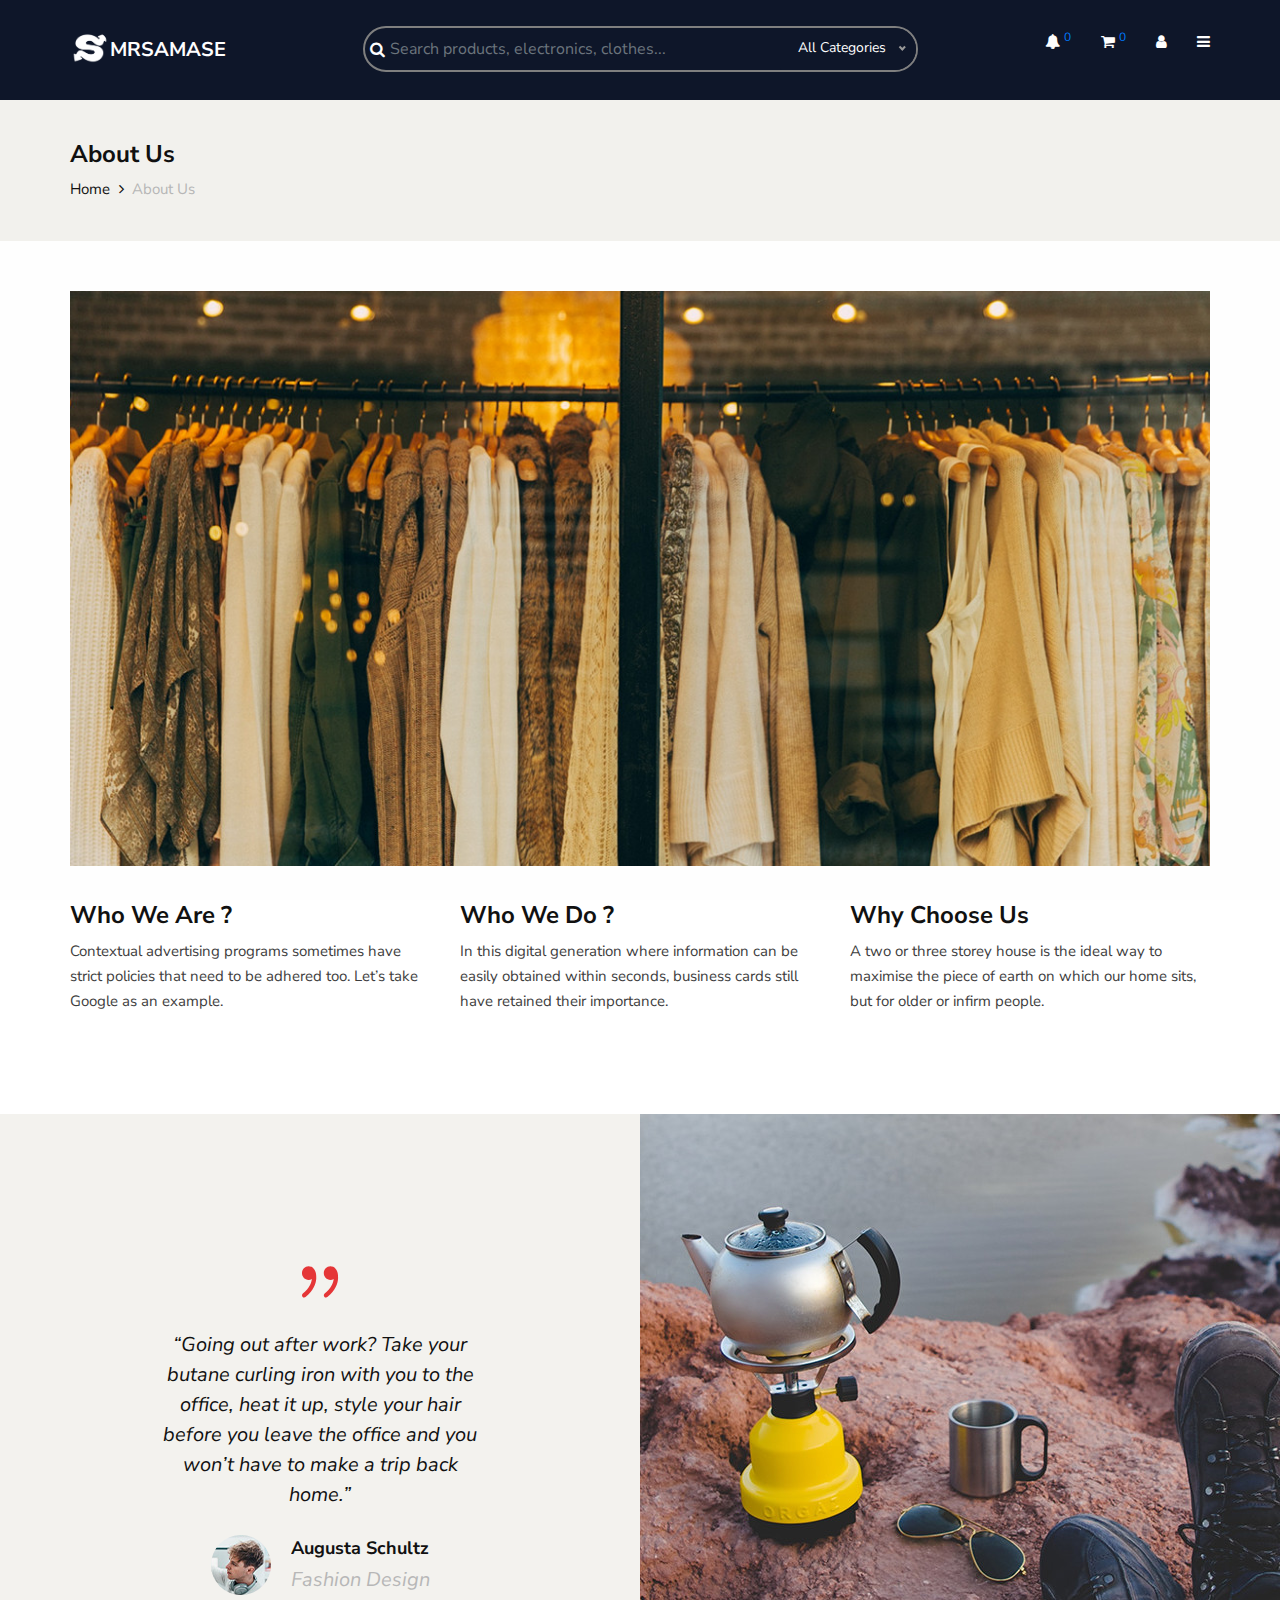
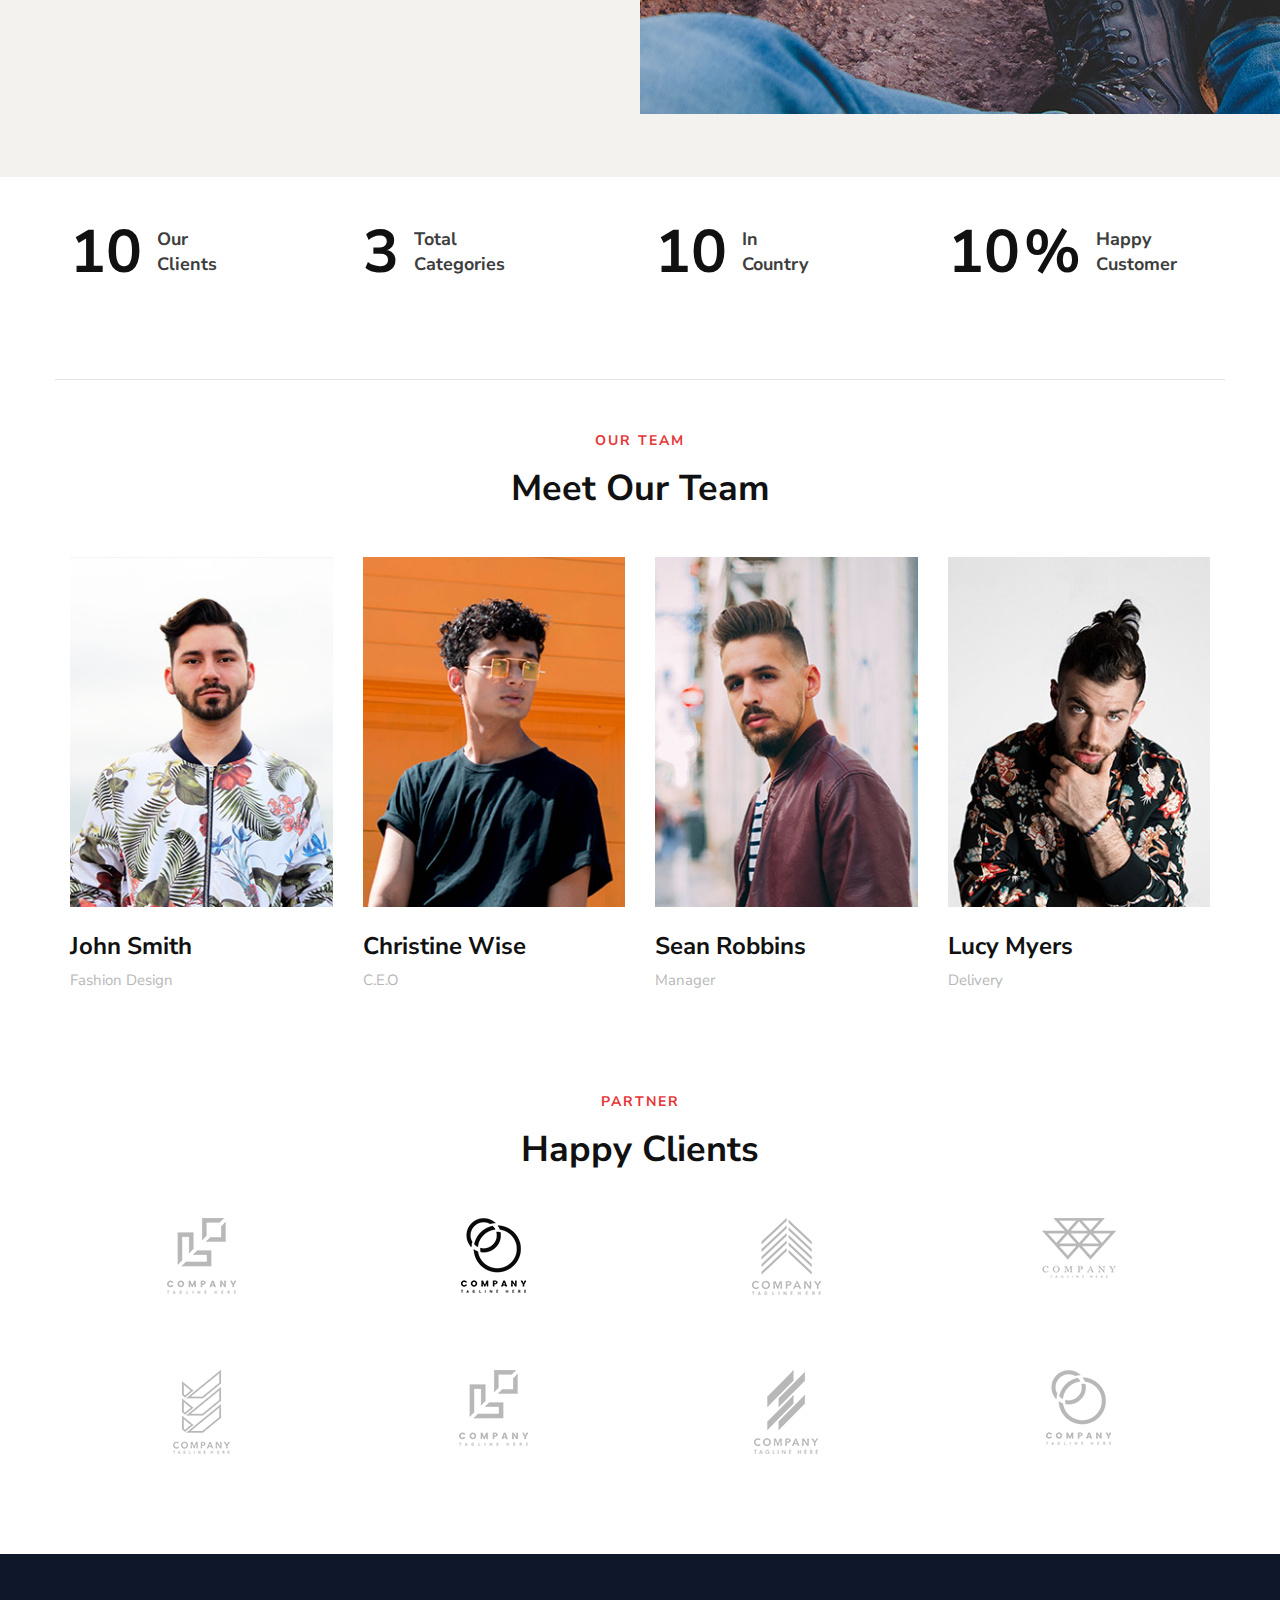
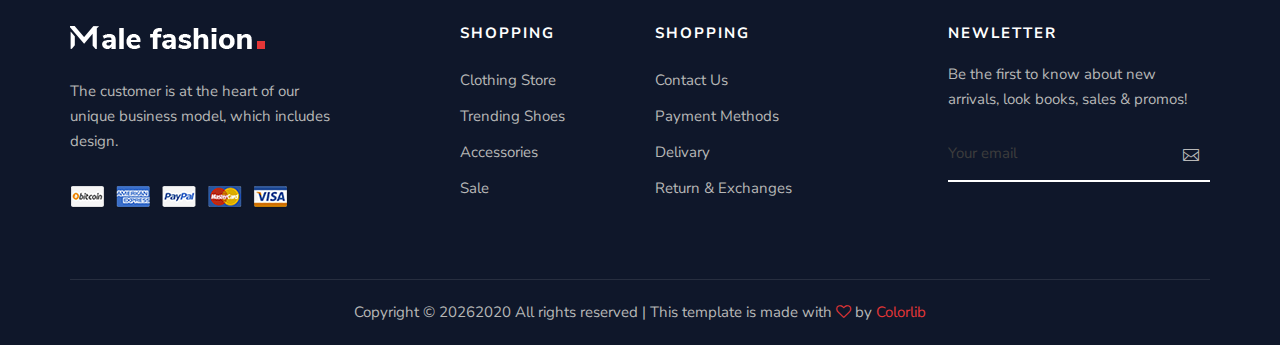
<file: about.html>
<!DOCTYPE html>
<html lang="en">

<head>
    <meta charset="UTF-8">
    <meta name="description" content="Male_Fashion Template">
    <meta name="keywords" content="Male_Fashion, unica, creative, html">
    <meta name="viewport" content="width=device-width, initial-scale=1.0">
    <meta http-equiv="X-UA-Compatible" content="ie=edge">
    <title>Mrsamase | e-Commerce | About</title>

    <!-- Google Font -->
    <link href="https://fonts.googleapis.com/css2?family=Nunito+Sans:wght@300;400;600;700;800;900&display=swap"
    rel="stylesheet">

    <!-- Css Styles -->
    <link rel="stylesheet" href="assets/css/bootstrap.min.css" type="text/css">
    <link rel="stylesheet" href="assets/css/font-awesome.min.css" type="text/css">
    <link rel="stylesheet" href="assets/css/elegant-icons.css" type="text/css">
    <link rel="stylesheet" href="assets/css/magnific-popup.css" type="text/css">
    <link rel="stylesheet" href="assets/css/nice-select.css" type="text/css">
    <link rel="stylesheet" href="assets/css/owl.carousel.min.css" type="text/css">
    <link rel="stylesheet" href="assets/css/slicknav.min.css" type="text/css">
    <link rel="stylesheet" href="assets/css/style.css" type="text/css">
</head>

<body>
    <!-- Page Preloder -->
    <div id="preloder">
        <div class="loader"></div>
    </div>

    <!-- Offcanvas Menu Begin -->
    <div class="offcanvas-menu-overlay"></div>
    <div class="offcanvas-menu-wrapper">
       <ul>
            <li>
                <a>
                    <i class="fa fa-home" aria-hidden="true"></i>
                    <span>Home</span>
                </a>
            </li>
            <li>
                <a>
                    <i class="fa fa-long-arrow-right" aria-hidden="true"></i>
                    <span>Login</span>
                </a>
            </li>
            <li>
                <a>
                    <i class="fa fa-angle-double-right" aria-hidden="true"></i>
                    <span>About</span>
                </a>
            </li>
            <li>
                <a>
                    <i class="fa fa-rss" aria-hidden="true"></i>
                    <span>Contact</span>
                </a>
            </li>
            <li>
                <a>
                    <i class="fa fa-user" aria-hidden="true"></i>
                    <span>My Account</span>
                </a>
            </li>
            <li>
                <a>
                    <i class="fa fa-bars" aria-hidden="true"></i>
                    <span>My Store</span>
                </a>
            </li>
            <li>
                <a>
                    <i class="fa fa-heart-o" aria-hidden="true"></i>
                    <span>My Wishlist</span>
                </a>
            </li>
            <li>
                <a>
                    <i class="fa fa-shopping-cart" aria-hidden="true"></i>
                    <span>My Cart</span>
                </a>
            </li>
            <li>
                <a>
                    <i class="fa fa-list" aria-hidden="true"></i>
                    <span>My Orders</span>
                </a>
            </li>
            <li>
                <a>
                    <i class="fa fa-paper-plane" aria-hidden="true"></i>
                    <span>My Messages</span>
                </a>
            </li>
            <li>
                <a>
                    <i class="fa fa-bell" aria-hidden="true"></i>
                    <span>My Notifications</span>
                </a>
            </li>
            <li>
                <a>
                    <i class="fa fa-long-arrow-right" aria-hidden="true"></i>
                    <span>Logout</span>
                </a>
            </li>
       </ul>
    </div>
    <!-- Offcanvas Menu End -->

    <!-- Header Section Begin -->
    <header class="header">
        <div class="container">
            <div class="row">
                <div class="col-lg-3 col-md-3">
                    <div class="header__logo">
                        <a href="./index.html">
                            <!--<img src="assets/img/logo.png" alt="">-->
                            <img src="assets/img/mrsamase.png" alt="Logo">
                            <div>Mrsamase</div>
                        </a>
                    </div>
                </div>
                <div class="col-lg-6 col-md-6">
                    <nav class="header__menu mobile-menu">
                        <div class="header-row-items">
                            <div class="nav_header_icon">
                                <i class="fa fa-search" aria-hidden="true"></i>
                            </div>
                            <div class="nav_header_search">
                                <input type="search" class="form-control" placeholder="Search products, electronics, clothes..." />
                            </div>
                            <div class="nav_header_filter">
                                <select name="category" id="category">
                                    <option value="">All Categories</option>
                                </select>
                            </div>
                        </div>
                    </nav>
                </div>
                <div class="col-lg-3 col-md-3">
                    <div class="header__nav__option">
                        <a href="#"><i class="fa fa-bell" aria-hidden="true"></i> <sup>0</sup></a>
                        <a href="#"><i class="fa fa-shopping-cart" aria-hidden="true"></i> <sup>0</sup></a>
                        <a href="#"><i class="fa fa-user" aria-hidden="true"></i> </a>
                        <a href="#"><i class="fa fa-bars" aria-hidden="true"></i> </a>
                    </div>
                </div>
            </div>
            <div class="canvas__open"><i class="fa fa-bars"></i></div>
        </div>
    </header>
    <!-- Header Section End -->

    <!-- Breadcrumb Section Begin -->
    <section class="breadcrumb-option">
        <div class="container">
            <div class="row">
                <div class="col-lg-12">
                    <div class="breadcrumb__text">
                        <h4>About Us</h4>
                        <div class="breadcrumb__links">
                            <a href="./index.html">Home</a>
                            <span>About Us</span>
                        </div>
                    </div>
                </div>
            </div>
        </div>
    </section>
    <!-- Breadcrumb Section End -->

    <!-- About Section Begin -->
    <section class="about spad">
        <div class="container">
            <div class="row">
                <div class="col-lg-12">
                    <div class="about__pic">
                        <img src="assets/img/about/about-us.jpg" alt="">
                    </div>
                </div>
            </div>
            <div class="row">
                <div class="col-lg-4 col-md-4 col-sm-6">
                    <div class="about__item">
                        <h4>Who We Are ?</h4>
                        <p>Contextual advertising programs sometimes have strict policies that need to be adhered too.
                        Let’s take Google as an example.</p>
                    </div>
                </div>
                <div class="col-lg-4 col-md-4 col-sm-6">
                    <div class="about__item">
                        <h4>Who We Do ?</h4>
                        <p>In this digital generation where information can be easily obtained within seconds, business
                        cards still have retained their importance.</p>
                    </div>
                </div>
                <div class="col-lg-4 col-md-4 col-sm-6">
                    <div class="about__item">
                        <h4>Why Choose Us</h4>
                        <p>A two or three storey house is the ideal way to maximise the piece of earth on which our home
                        sits, but for older or infirm people.</p>
                    </div>
                </div>
            </div>
        </div>
    </section>
    <!-- About Section End -->

    <!-- Testimonial Section Begin -->
    <section class="testimonial">
        <div class="container-fluid">
            <div class="row">
                <div class="col-lg-6 p-0">
                    <div class="testimonial__text">
                        <span class="icon_quotations"></span>
                        <p>“Going out after work? Take your butane curling iron with you to the office, heat it up,
                            style your hair before you leave the office and you won’t have to make a trip back home.”
                        </p>
                        <div class="testimonial__author">
                            <div class="testimonial__author__pic">
                                <img src="assets/img/about/testimonial-author.jpg" alt="">
                            </div>
                            <div class="testimonial__author__text">
                                <h5>Augusta Schultz</h5>
                                <p>Fashion Design</p>
                            </div>
                        </div>
                    </div>
                </div>
                <div class="col-lg-6 p-0">
                    <div class="testimonial__pic set-bg" data-setbg="assets/img/about/testimonial-pic.jpg"></div>
                </div>
            </div>
        </div>
    </section>
    <!-- Testimonial Section End -->

    <!-- Counter Section Begin -->
    <section class="counter spad">
        <div class="container">
            <div class="row">
                <div class="col-lg-3 col-md-6 col-sm-6">
                    <div class="counter__item">
                        <div class="counter__item__number">
                            <h2 class="cn_num">102</h2>
                        </div>
                        <span>Our <br />Clients</span>
                    </div>
                </div>
                <div class="col-lg-3 col-md-6 col-sm-6">
                    <div class="counter__item">
                        <div class="counter__item__number">
                            <h2 class="cn_num">30</h2>
                        </div>
                        <span>Total <br />Categories</span>
                    </div>
                </div>
                <div class="col-lg-3 col-md-6 col-sm-6">
                    <div class="counter__item">
                        <div class="counter__item__number">
                            <h2 class="cn_num">102</h2>
                        </div>
                        <span>In <br />Country</span>
                    </div>
                </div>
                <div class="col-lg-3 col-md-6 col-sm-6">
                    <div class="counter__item">
                        <div class="counter__item__number">
                            <h2 class="cn_num">98</h2>
                            <strong>%</strong>
                        </div>
                        <span>Happy <br />Customer</span>
                    </div>
                </div>
            </div>
        </div>
    </section>
    <!-- Counter Section End -->

    <!-- Team Section Begin -->
    <section class="team spad">
        <div class="container">
            <div class="row">
                <div class="col-lg-12">
                    <div class="section-title">
                        <span>Our Team</span>
                        <h2>Meet Our Team</h2>
                    </div>
                </div>
            </div>
            <div class="row">
                <div class="col-lg-3 col-md-6 col-sm-6">
                    <div class="team__item">
                        <img src="assets/img/about/team-1.jpg" alt="">
                        <h4>John Smith</h4>
                        <span>Fashion Design</span>
                    </div>
                </div>
                <div class="col-lg-3 col-md-6 col-sm-6">
                    <div class="team__item">
                        <img src="assets/img/about/team-2.jpg" alt="">
                        <h4>Christine Wise</h4>
                        <span>C.E.O</span>
                    </div>
                </div>
                <div class="col-lg-3 col-md-6 col-sm-6">
                    <div class="team__item">
                        <img src="assets/img/about/team-3.jpg" alt="">
                        <h4>Sean Robbins</h4>
                        <span>Manager</span>
                    </div>
                </div>
                <div class="col-lg-3 col-md-6 col-sm-6">
                    <div class="team__item">
                        <img src="assets/img/about/team-4.jpg" alt="">
                        <h4>Lucy Myers</h4>
                        <span>Delivery</span>
                    </div>
                </div>
            </div>
        </div>
    </section>
    <!-- Team Section End -->

    <!-- Client Section Begin -->
    <section class="clients spad">
        <div class="container">
            <div class="row">
                <div class="col-lg-12">
                    <div class="section-title">
                        <span>Partner</span>
                        <h2>Happy Clients</h2>
                    </div>
                </div>
            </div>
            <div class="row">
                <div class="col-lg-3 col-md-4 col-sm-4 col-6">
                    <a href="#" class="client__item"><img src="assets/img/clients/client-1.png" alt=""></a>
                </div>
                <div class="col-lg-3 col-md-4 col-sm-4 col-6">
                    <a href="#" class="client__item"><img src="assets/img/clients/client-2.png" alt=""></a>
                </div>
                <div class="col-lg-3 col-md-4 col-sm-4 col-6">
                    <a href="#" class="client__item"><img src="assets/img/clients/client-3.png" alt=""></a>
                </div>
                <div class="col-lg-3 col-md-4 col-sm-4 col-6">
                    <a href="#" class="client__item"><img src="assets/img/clients/client-4.png" alt=""></a>
                </div>
                <div class="col-lg-3 col-md-4 col-sm-4 col-6">
                    <a href="#" class="client__item"><img src="assets/img/clients/client-5.png" alt=""></a>
                </div>
                <div class="col-lg-3 col-md-4 col-sm-4 col-6">
                    <a href="#" class="client__item"><img src="assets/img/clients/client-6.png" alt=""></a>
                </div>
                <div class="col-lg-3 col-md-4 col-sm-4 col-6">
                    <a href="#" class="client__item"><img src="assets/img/clients/client-7.png" alt=""></a>
                </div>
                <div class="col-lg-3 col-md-4 col-sm-4 col-6">
                    <a href="#" class="client__item"><img src="assets/img/clients/client-8.png" alt=""></a>
                </div>
            </div>
        </div>
    </section>
    <!-- Client Section End -->

    <!-- Footer Section Begin -->
    <footer class="footer">
        <div class="container">
            <div class="row">
                <div class="col-lg-3 col-md-6 col-sm-6">
                    <div class="footer__about">
                        <div class="footer__logo">
                            <a href="#"><img src="assets/img/footer-logo.png" alt=""></a>
                        </div>
                        <p>The customer is at the heart of our unique business model, which includes design.</p>
                        <a href="#"><img src="assets/img/payment.png" alt=""></a>
                    </div>
                </div>
                <div class="col-lg-2 offset-lg-1 col-md-3 col-sm-6">
                    <div class="footer__widget">
                        <h6>Shopping</h6>
                        <ul>
                            <li><a href="#">Clothing Store</a></li>
                            <li><a href="#">Trending Shoes</a></li>
                            <li><a href="#">Accessories</a></li>
                            <li><a href="#">Sale</a></li>
                        </ul>
                    </div>
                </div>
                <div class="col-lg-2 col-md-3 col-sm-6">
                    <div class="footer__widget">
                        <h6>Shopping</h6>
                        <ul>
                            <li><a href="#">Contact Us</a></li>
                            <li><a href="#">Payment Methods</a></li>
                            <li><a href="#">Delivary</a></li>
                            <li><a href="#">Return & Exchanges</a></li>
                        </ul>
                    </div>
                </div>
                <div class="col-lg-3 offset-lg-1 col-md-6 col-sm-6">
                    <div class="footer__widget">
                        <h6>NewLetter</h6>
                        <div class="footer__newslatter">
                            <p>Be the first to know about new arrivals, look books, sales & promos!</p>
                            <form action="#">
                                <input type="text" placeholder="Your email">
                                <button type="submit"><span class="icon_mail_alt"></span></button>
                            </form>
                        </div>
                    </div>
                </div>
            </div>
            <div class="row">
                <div class="col-lg-12 text-center">
                    <div class="footer__copyright__text">
                        <!-- Link back to Colorlib can't be removed. Template is licensed under CC BY 3.0. -->
                        <p>Copyright ©
                            <script>
                                document.write(new Date().getFullYear());
                            </script>2020
                            All rights reserved | This template is made with <i class="fa fa-heart-o"
                            aria-hidden="true"></i> by <a href="https://colorlib.com" target="_blank">Colorlib</a>
                        </p>
                        <!-- Link back to Colorlib can't be removed. Template is licensed under CC BY 3.0. -->
                    </div>
                </div>
            </div>
        </div>
    </footer>
    <!-- Footer Section End -->

    <!-- Search Begin -->
    <div class="search-model">
        <div class="h-100 d-flex align-items-center justify-content-center">
            <div class="search-close-switch">+</div>
            <form class="search-model-form">
                <input type="text" id="search-input" placeholder="Search here.....">
            </form>
        </div>
    </div>
    <!-- Search End -->

    <!-- Js Plugins -->
    <script src="assets/js/jquery-3.3.1.min.js"></script>
    <script src="assets/js/bootstrap.min.js"></script>
    <script src="assets/js/jquery.nice-select.min.js"></script>
    <script src="assets/js/jquery.nicescroll.min.js"></script>
    <script src="assets/js/jquery.magnific-popup.min.js"></script>
    <script src="assets/js/jquery.countdown.min.js"></script>
    <script src="assets/js/jquery.slicknav.js"></script>
    <script src="assets/js/mixitup.min.js"></script>
    <script src="assets/js/owl.carousel.min.js"></script>
    <script src="assets/js/main.js"></script>
</body>

</html>
</file>
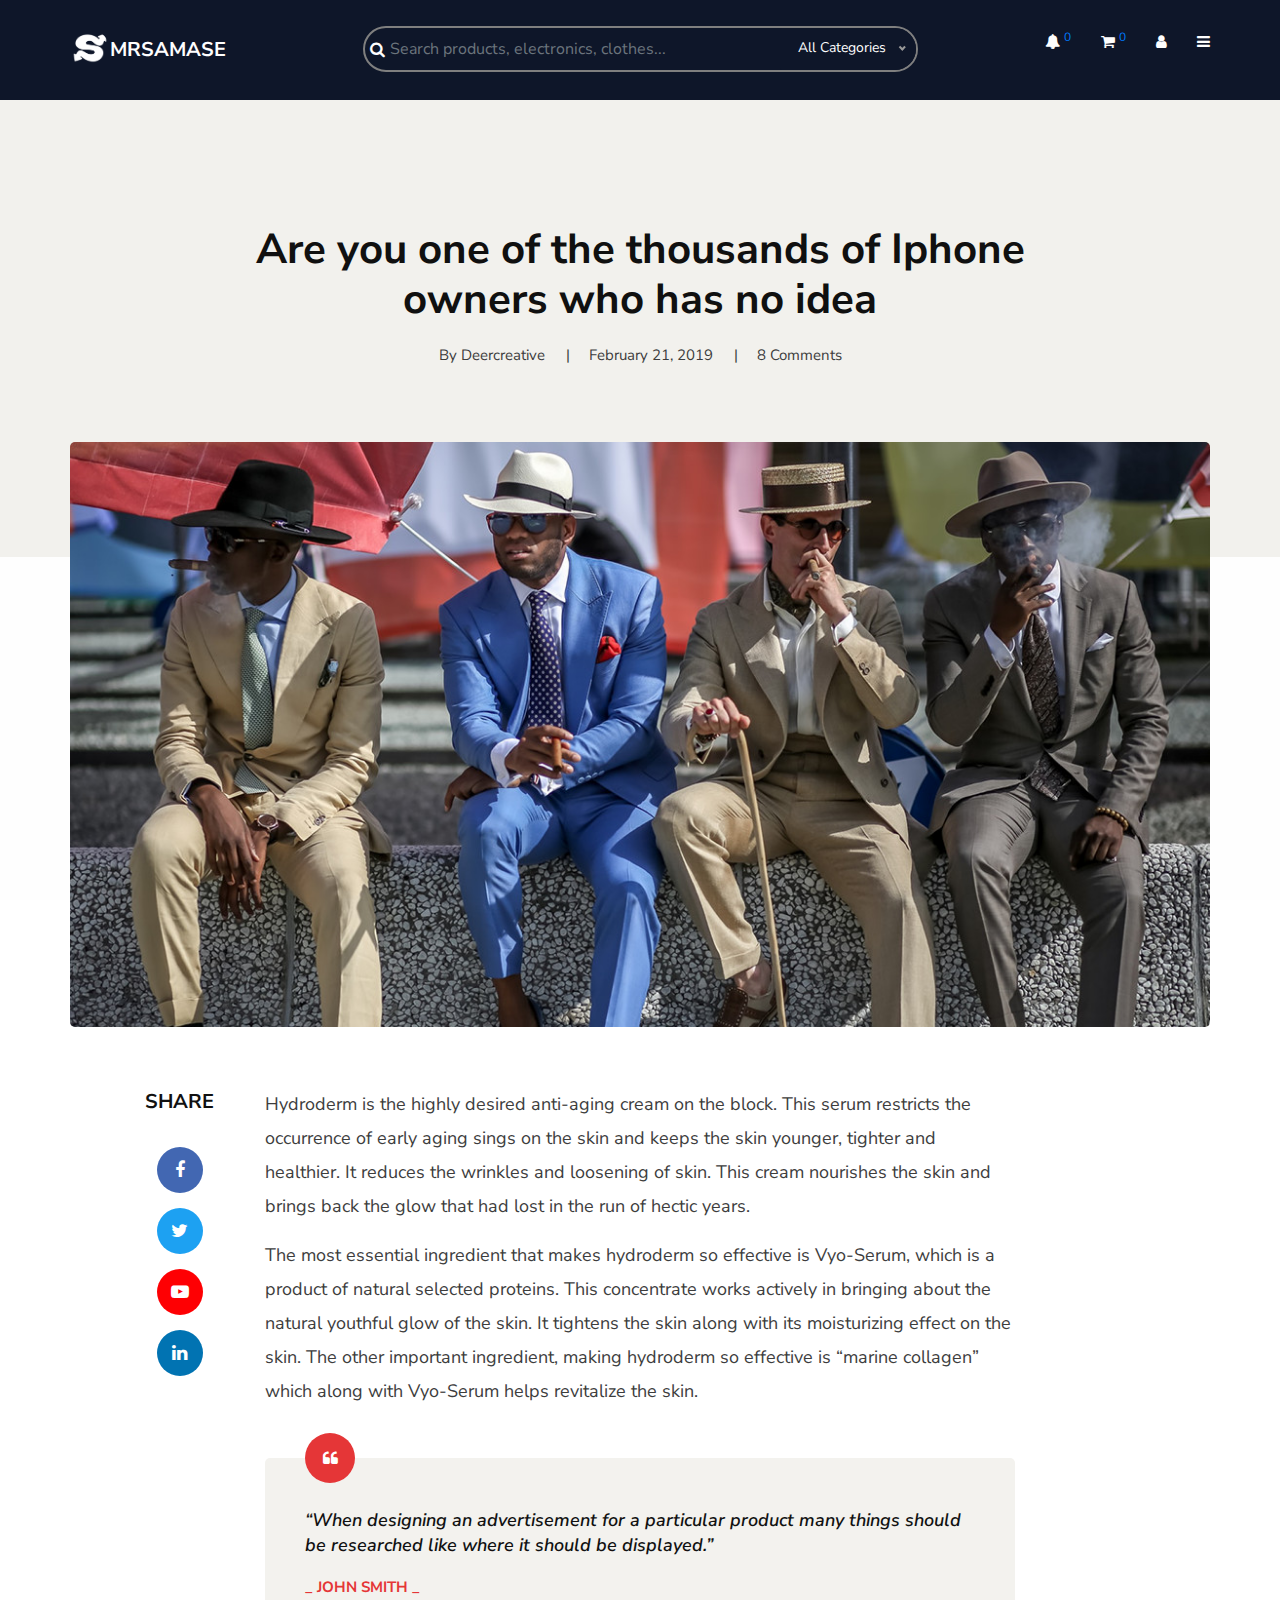
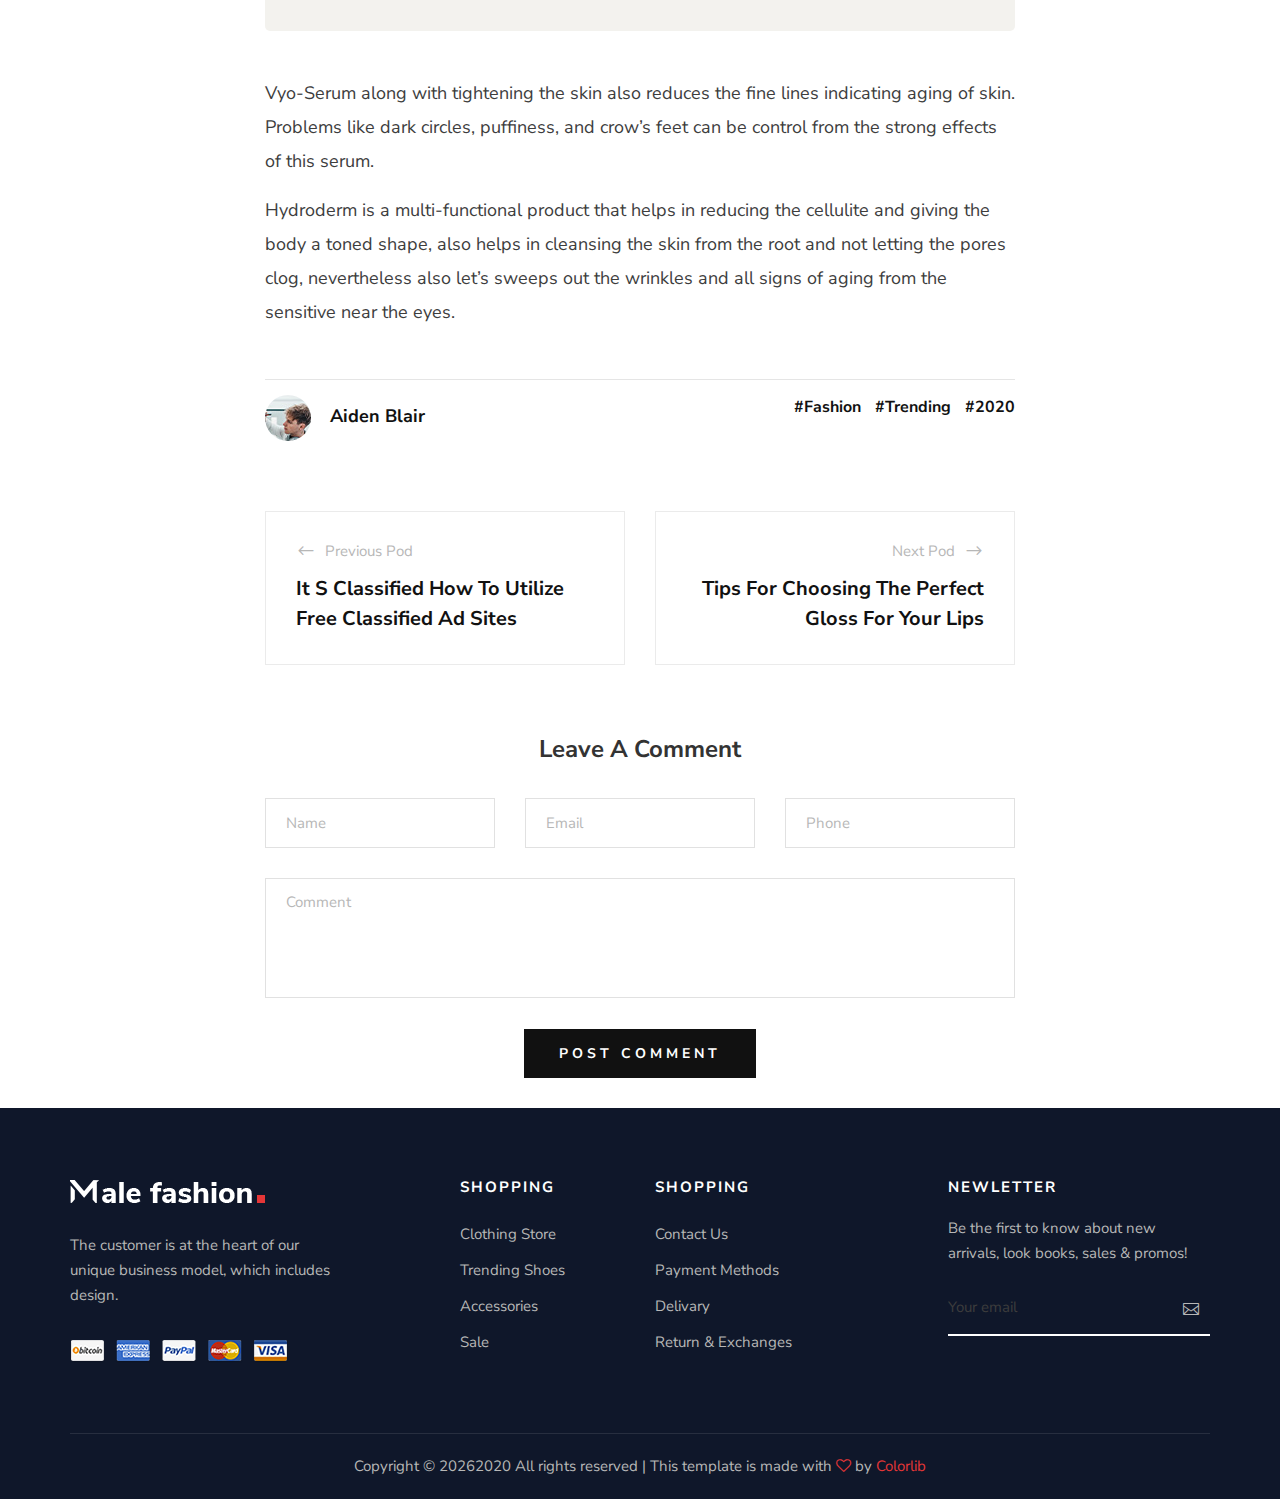
<file: blog-details.html>
<!DOCTYPE html>
<html lang="en">

<head>
    <meta charset="UTF-8">
    <meta name="description" content="Male_Fashion Template">
    <meta name="keywords" content="Male_Fashion, unica, creative, html">
    <meta name="viewport" content="width=device-width, initial-scale=1.0">
    <meta http-equiv="X-UA-Compatible" content="ie=edge">
    <title>Mrsamase | e-Commerce | Blog Details</title>

    <!-- Google Font -->
    <link href="https://fonts.googleapis.com/css2?family=Nunito+Sans:wght@300;400;600;700;800;900&display=swap"
        rel="stylesheet">

    <!-- Css Styles -->
    <link rel="stylesheet" href="assets/css/bootstrap.min.css" type="text/css">
    <link rel="stylesheet" href="assets/css/font-awesome.min.css" type="text/css">
    <link rel="stylesheet" href="assets/css/elegant-icons.css" type="text/css">
    <link rel="stylesheet" href="assets/css/magnific-popup.css" type="text/css">
    <link rel="stylesheet" href="assets/css/nice-select.css" type="text/css">
    <link rel="stylesheet" href="assets/css/owl.carousel.min.css" type="text/css">
    <link rel="stylesheet" href="assets/css/slicknav.min.css" type="text/css">
    <link rel="stylesheet" href="assets/css/style.css" type="text/css">
</head>

<body>
    <!-- Page Preloder -->
    <div id="preloder">
        <div class="loader"></div>
    </div>

    <!-- Offcanvas Menu Begin -->
    <div class="offcanvas-menu-overlay"></div>
    <div class="offcanvas-menu-wrapper">
       <ul>
            <li>
                <a>
                    <i class="fa fa-home" aria-hidden="true"></i>
                    <span>Home</span>
                </a>
            </li>
            <li>
                <a>
                    <i class="fa fa-long-arrow-right" aria-hidden="true"></i>
                    <span>Login</span>
                </a>
            </li>
            <li>
                <a>
                    <i class="fa fa-angle-double-right" aria-hidden="true"></i>
                    <span>About</span>
                </a>
            </li>
            <li>
                <a>
                    <i class="fa fa-rss" aria-hidden="true"></i>
                    <span>Contact</span>
                </a>
            </li>
            <li>
                <a>
                    <i class="fa fa-user" aria-hidden="true"></i>
                    <span>My Account</span>
                </a>
            </li>
            <li>
                <a>
                    <i class="fa fa-bars" aria-hidden="true"></i>
                    <span>My Store</span>
                </a>
            </li>
            <li>
                <a>
                    <i class="fa fa-heart-o" aria-hidden="true"></i>
                    <span>My Wishlist</span>
                </a>
            </li>
            <li>
                <a>
                    <i class="fa fa-shopping-cart" aria-hidden="true"></i>
                    <span>My Cart</span>
                </a>
            </li>
            <li>
                <a>
                    <i class="fa fa-list" aria-hidden="true"></i>
                    <span>My Orders</span>
                </a>
            </li>
            <li>
                <a>
                    <i class="fa fa-paper-plane" aria-hidden="true"></i>
                    <span>My Messages</span>
                </a>
            </li>
            <li>
                <a>
                    <i class="fa fa-bell" aria-hidden="true"></i>
                    <span>My Notifications</span>
                </a>
            </li>
            <li>
                <a>
                    <i class="fa fa-long-arrow-right" aria-hidden="true"></i>
                    <span>Logout</span>
                </a>
            </li>
       </ul>
    </div>
    <!-- Offcanvas Menu End -->

    <!-- Header Section Begin -->
    <header class="header">
        <div class="container">
            <div class="row">
                <div class="col-lg-3 col-md-3">
                    <div class="header__logo">
                        <a href="./index.html">
                            <!--<img src="assets/img/logo.png" alt="">-->
                            <img src="assets/img/mrsamase.png" alt="Logo">
                            <div>Mrsamase</div>
                        </a>
                    </div>
                </div>
                <div class="col-lg-6 col-md-6">
                    <nav class="header__menu mobile-menu">
                        <div class="header-row-items">
                            <div class="nav_header_icon">
                                <i class="fa fa-search" aria-hidden="true"></i>
                            </div>
                            <div class="nav_header_search">
                                <input type="search" class="form-control" placeholder="Search products, electronics, clothes..." />
                            </div>
                            <div class="nav_header_filter">
                                <select name="category" id="category">
                                    <option value="">All Categories</option>
                                </select>
                            </div>
                        </div>
                    </nav>
                </div>
                <div class="col-lg-3 col-md-3">
                    <div class="header__nav__option">
                        <a href="#"><i class="fa fa-bell" aria-hidden="true"></i> <sup>0</sup></a>
                        <a href="#"><i class="fa fa-shopping-cart" aria-hidden="true"></i> <sup>0</sup></a>
                        <a href="#"><i class="fa fa-user" aria-hidden="true"></i> </a>
                        <a href="#"><i class="fa fa-bars" aria-hidden="true"></i> </a>
                    </div>
                </div>
            </div>
            <div class="canvas__open"><i class="fa fa-bars"></i></div>
        </div>
    </header>
    <!-- Header Section End -->

    <!-- Blog Details Hero Begin -->
    <section class="blog-hero spad">
        <div class="container">
            <div class="row d-flex justify-content-center">
                <div class="col-lg-9 text-center">
                    <div class="blog__hero__text">
                        <h2>Are you one of the thousands of Iphone owners who has no idea</h2>
                        <ul>
                            <li>By Deercreative</li>
                            <li>February 21, 2019</li>
                            <li>8 Comments</li>
                        </ul>
                    </div>
                </div>
            </div>
        </div>
    </section>
    <!-- Blog Details Hero End -->

    <!-- Blog Details Section Begin -->
    <section class="blog-details spad">
        <div class="container">
            <div class="row d-flex justify-content-center">
                <div class="col-lg-12">
                    <div class="blog__details__pic">
                        <img src="assets/img/blog/details/blog-details.jpg" alt="">
                    </div>
                </div>
                <div class="col-lg-8">
                    <div class="blog__details__content">
                        <div class="blog__details__share">
                            <span>share</span>
                            <ul>
                                <li><a href="#"><i class="fa fa-facebook"></i></a></li>
                                <li><a href="#" class="twitter"><i class="fa fa-twitter"></i></a></li>
                                <li><a href="#" class="youtube"><i class="fa fa-youtube-play"></i></a></li>
                                <li><a href="#" class="linkedin"><i class="fa fa-linkedin"></i></a></li>
                            </ul>
                        </div>
                        <div class="blog__details__text">
                            <p>Hydroderm is the highly desired anti-aging cream on the block. This serum restricts the
                                occurrence of early aging sings on the skin and keeps the skin younger, tighter and
                                healthier. It reduces the wrinkles and loosening of skin. This cream nourishes the skin
                                and brings back the glow that had lost in the run of hectic years.</p>
                            <p>The most essential ingredient that makes hydroderm so effective is Vyo-Serum, which is a
                                product of natural selected proteins. This concentrate works actively in bringing about
                                the natural youthful glow of the skin. It tightens the skin along with its moisturizing
                                effect on the skin. The other important ingredient, making hydroderm so effective is
                                “marine collagen” which along with Vyo-Serum helps revitalize the skin.</p>
                        </div>
                        <div class="blog__details__quote">
                            <i class="fa fa-quote-left"></i>
                            <p>“When designing an advertisement for a particular product many things should be
                                researched like where it should be displayed.”</p>
                            <h6>_ John Smith _</h6>
                        </div>
                        <div class="blog__details__text">
                            <p>Vyo-Serum along with tightening the skin also reduces the fine lines indicating aging of
                                skin. Problems like dark circles, puffiness, and crow’s feet can be control from the
                                strong effects of this serum.</p>
                            <p>Hydroderm is a multi-functional product that helps in reducing the cellulite and giving
                                the body a toned shape, also helps in cleansing the skin from the root and not letting
                                the pores clog, nevertheless also let’s sweeps out the wrinkles and all signs of aging
                                from the sensitive near the eyes.</p>
                        </div>
                        <div class="blog__details__option">
                            <div class="row">
                                <div class="col-lg-6 col-md-6 col-sm-6">
                                    <div class="blog__details__author">
                                        <div class="blog__details__author__pic">
                                            <img src="assets/img/blog/details/blog-author.jpg" alt="">
                                        </div>
                                        <div class="blog__details__author__text">
                                            <h5>Aiden Blair</h5>
                                        </div>
                                    </div>
                                </div>
                                <div class="col-lg-6 col-md-6 col-sm-6">
                                    <div class="blog__details__tags">
                                        <a href="#">#Fashion</a>
                                        <a href="#">#Trending</a>
                                        <a href="#">#2020</a>
                                    </div>
                                </div>
                            </div>
                        </div>
                        <div class="blog__details__btns">
                            <div class="row">
                                <div class="col-lg-6 col-md-6 col-sm-6">
                                    <a href="" class="blog__details__btns__item">
                                        <p><span class="arrow_left"></span> Previous Pod</p>
                                        <h5>It S Classified How To Utilize Free Classified Ad Sites</h5>
                                    </a>
                                </div>
                                <div class="col-lg-6 col-md-6 col-sm-6">
                                    <a href="" class="blog__details__btns__item blog__details__btns__item--next">
                                        <p>Next Pod <span class="arrow_right"></span></p>
                                        <h5>Tips For Choosing The Perfect Gloss For Your Lips</h5>
                                    </a>
                                </div>
                            </div>
                        </div>
                        <div class="blog__details__comment">
                            <h4>Leave A Comment</h4>
                            <form action="#">
                                <div class="row">
                                    <div class="col-lg-4 col-md-4">
                                        <input type="text" placeholder="Name">
                                    </div>
                                    <div class="col-lg-4 col-md-4">
                                        <input type="text" placeholder="Email">
                                    </div>
                                    <div class="col-lg-4 col-md-4">
                                        <input type="text" placeholder="Phone">
                                    </div>
                                    <div class="col-lg-12 text-center">
                                        <textarea placeholder="Comment"></textarea>
                                        <button type="submit" class="site-btn">Post Comment</button>
                                    </div>
                                </div>
                            </form>
                        </div>
                    </div>
                </div>
            </div>
        </div>
    </section>
    <!-- Blog Details Section End -->

    <!-- Footer Section Begin -->
    <footer class="footer">
        <div class="container">
            <div class="row">
                <div class="col-lg-3 col-md-6 col-sm-6">
                    <div class="footer__about">
                        <div class="footer__logo">
                            <a href="#"><img src="assets/img/footer-logo.png" alt=""></a>
                        </div>
                        <p>The customer is at the heart of our unique business model, which includes design.</p>
                        <a href="#"><img src="assets/img/payment.png" alt=""></a>
                    </div>
                </div>
                <div class="col-lg-2 offset-lg-1 col-md-3 col-sm-6">
                    <div class="footer__widget">
                        <h6>Shopping</h6>
                        <ul>
                            <li><a href="#">Clothing Store</a></li>
                            <li><a href="#">Trending Shoes</a></li>
                            <li><a href="#">Accessories</a></li>
                            <li><a href="#">Sale</a></li>
                        </ul>
                    </div>
                </div>
                <div class="col-lg-2 col-md-3 col-sm-6">
                    <div class="footer__widget">
                        <h6>Shopping</h6>
                        <ul>
                            <li><a href="#">Contact Us</a></li>
                            <li><a href="#">Payment Methods</a></li>
                            <li><a href="#">Delivary</a></li>
                            <li><a href="#">Return & Exchanges</a></li>
                        </ul>
                    </div>
                </div>
                <div class="col-lg-3 offset-lg-1 col-md-6 col-sm-6">
                    <div class="footer__widget">
                        <h6>NewLetter</h6>
                        <div class="footer__newslatter">
                            <p>Be the first to know about new arrivals, look books, sales & promos!</p>
                            <form action="#">
                                <input type="text" placeholder="Your email">
                                <button type="submit"><span class="icon_mail_alt"></span></button>
                            </form>
                        </div>
                    </div>
                </div>
            </div>
            <div class="row">
                <div class="col-lg-12 text-center">
                    <div class="footer__copyright__text">
                        <!-- Link back to Colorlib can't be removed. Template is licensed under CC BY 3.0. -->
                        <p>Copyright ©
                            <script>
                                document.write(new Date().getFullYear());
                            </script>2020
                            All rights reserved | This template is made with <i class="fa fa-heart-o"
                                aria-hidden="true"></i> by <a href="https://colorlib.com" target="_blank">Colorlib</a>
                        </p>
                        <!-- Link back to Colorlib can't be removed. Template is licensed under CC BY 3.0. -->
                    </div>
                </div>
            </div>
        </div>
    </footer>
    <!-- Footer Section End -->

    <!-- Search Begin -->
    <div class="search-model">
        <div class="h-100 d-flex align-items-center justify-content-center">
            <div class="search-close-switch">+</div>
            <form class="search-model-form">
                <input type="text" id="search-input" placeholder="Search here.....">
            </form>
        </div>
    </div>
    <!-- Search End -->

    <!-- Js Plugins -->
    <script src="assets/js/jquery-3.3.1.min.js"></script>
    <script src="assets/js/bootstrap.min.js"></script>
    <script src="assets/js/jquery.nice-select.min.js"></script>
    <script src="assets/js/jquery.nicescroll.min.js"></script>
    <script src="assets/js/jquery.magnific-popup.min.js"></script>
    <script src="assets/js/jquery.countdown.min.js"></script>
    <script src="assets/js/jquery.slicknav.js"></script>
    <script src="assets/js/mixitup.min.js"></script>
    <script src="assets/js/owl.carousel.min.js"></script>
    <script src="assets/js/main.js"></script>
</body>

</html>
</file>
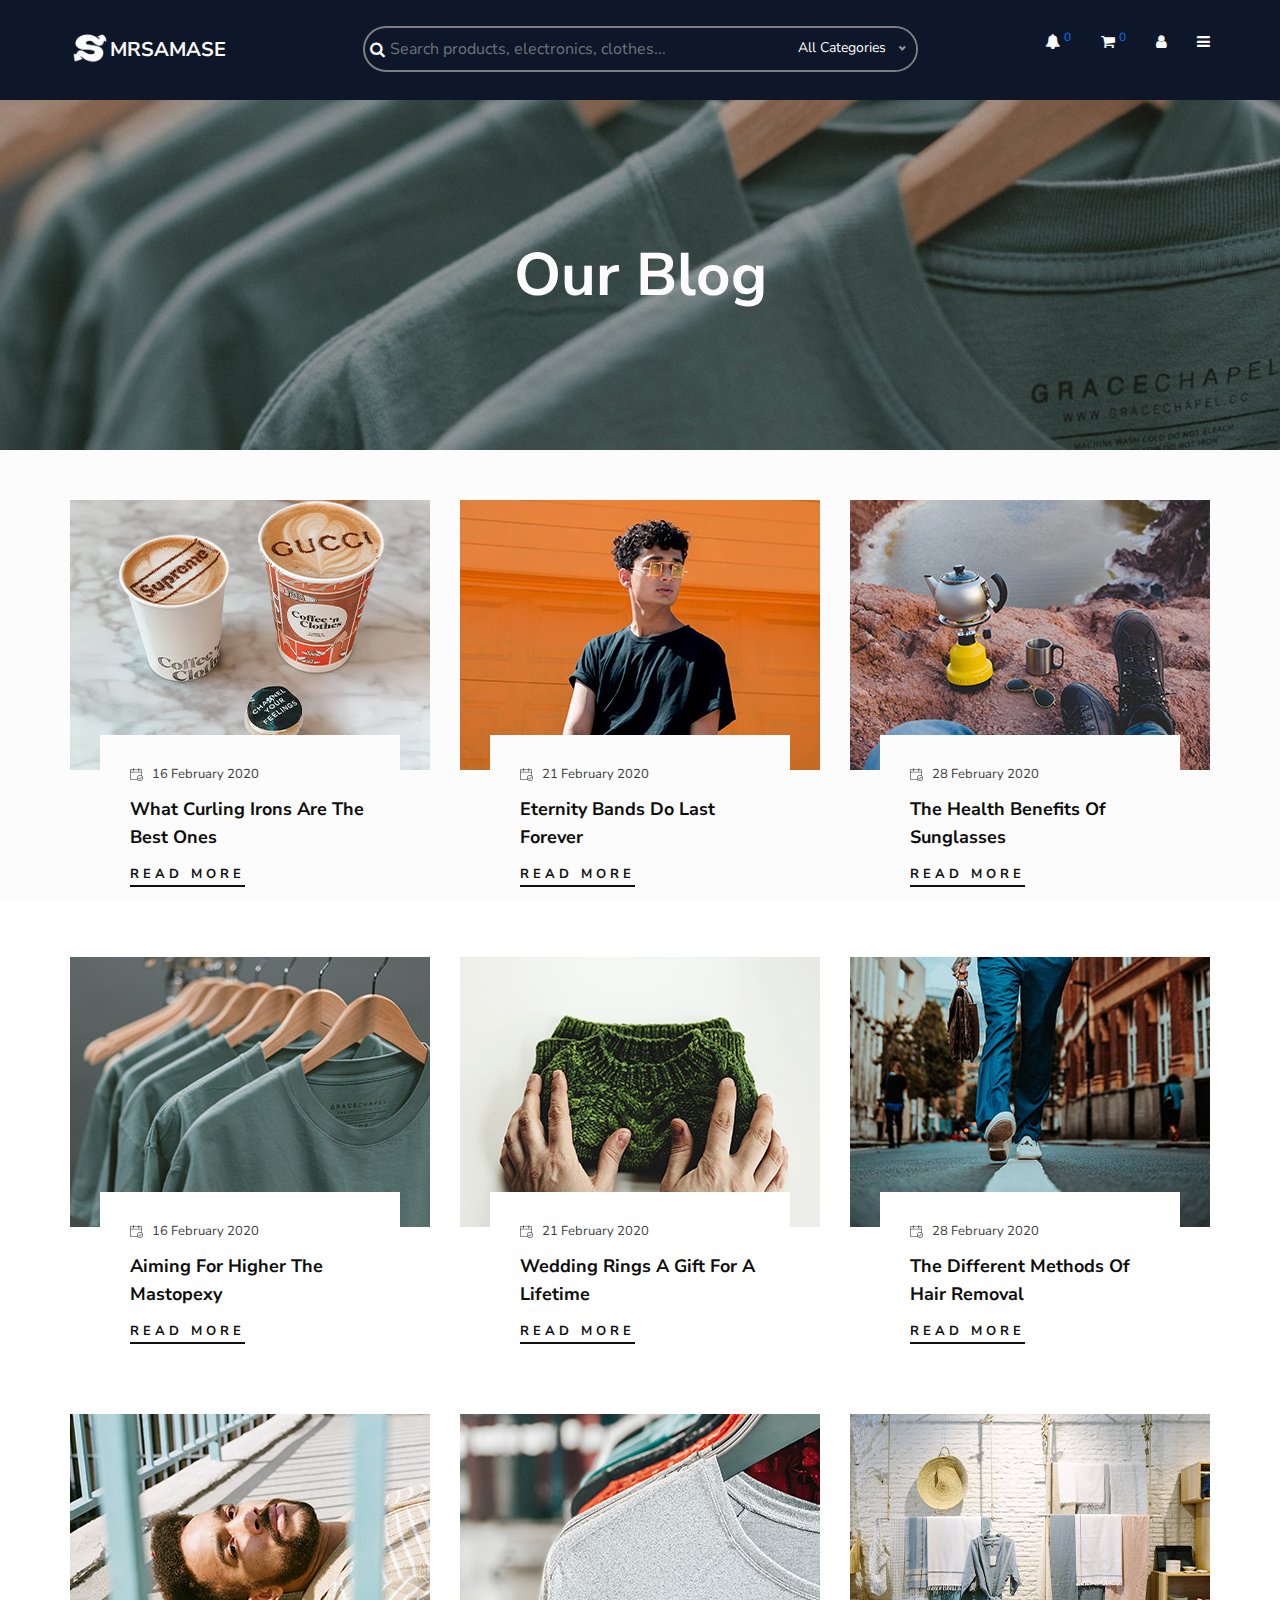
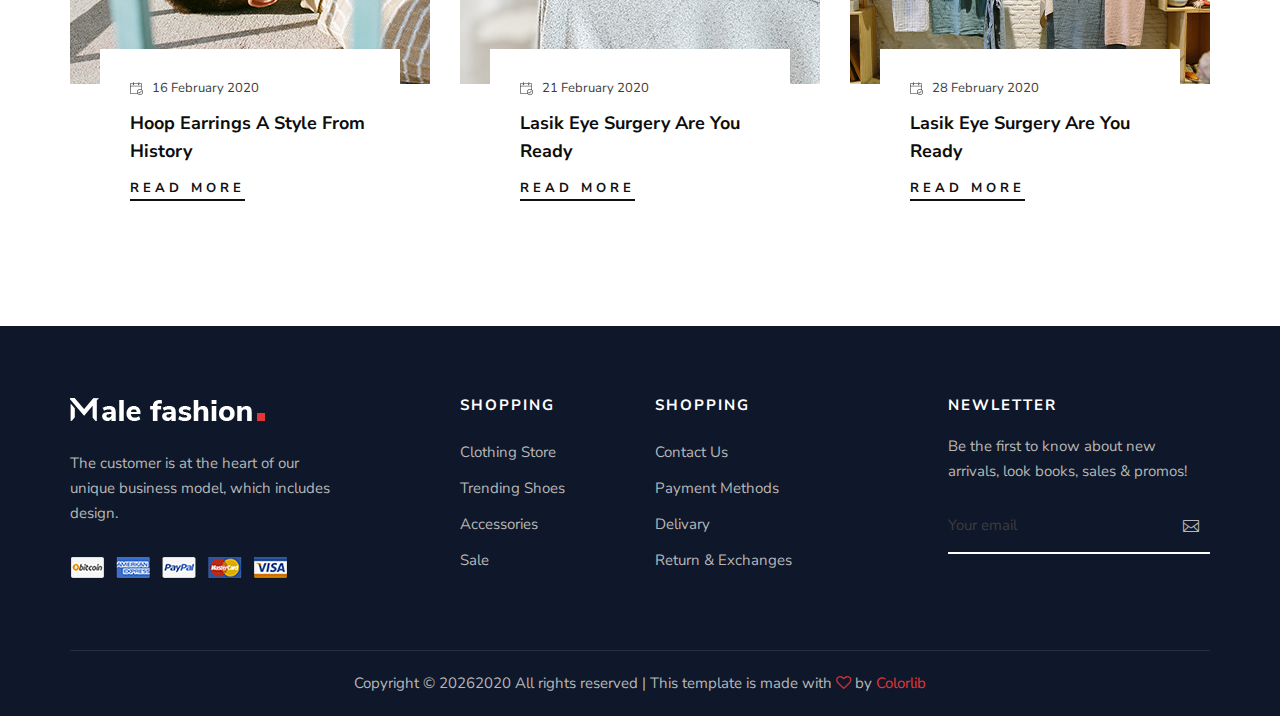
<file: blog.html>
<!DOCTYPE html>
<html lang="en">

<head>
    <meta charset="UTF-8">
    <meta name="description" content="Male_Fashion Template">
    <meta name="keywords" content="Male_Fashion, unica, creative, html">
    <meta name="viewport" content="width=device-width, initial-scale=1.0">
    <meta http-equiv="X-UA-Compatible" content="ie=edge">
    <title>Mrsamase | e-Commerce | Blog</title>

    <!-- Google Font -->
    <link href="https://fonts.googleapis.com/css2?family=Nunito+Sans:wght@300;400;600;700;800;900&display=swap"
        rel="stylesheet">

    <!-- Css Styles -->
    <link rel="stylesheet" href="assets/css/bootstrap.min.css" type="text/css">
    <link rel="stylesheet" href="assets/css/font-awesome.min.css" type="text/css">
    <link rel="stylesheet" href="assets/css/elegant-icons.css" type="text/css">
    <link rel="stylesheet" href="assets/css/magnific-popup.css" type="text/css">
    <link rel="stylesheet" href="assets/css/nice-select.css" type="text/css">
    <link rel="stylesheet" href="assets/css/owl.carousel.min.css" type="text/css">
    <link rel="stylesheet" href="assets/css/slicknav.min.css" type="text/css">
    <link rel="stylesheet" href="assets/css/style.css" type="text/css">
</head>

<body>
    <!-- Page Preloder -->
    <div id="preloder">
        <div class="loader"></div>
    </div>

    <!-- Offcanvas Menu Begin -->
    <div class="offcanvas-menu-overlay"></div>
    <div class="offcanvas-menu-wrapper">
       <ul>
            <li>
                <a>
                    <i class="fa fa-home" aria-hidden="true"></i>
                    <span>Home</span>
                </a>
            </li>
            <li>
                <a>
                    <i class="fa fa-long-arrow-right" aria-hidden="true"></i>
                    <span>Login</span>
                </a>
            </li>
            <li>
                <a>
                    <i class="fa fa-angle-double-right" aria-hidden="true"></i>
                    <span>About</span>
                </a>
            </li>
            <li>
                <a>
                    <i class="fa fa-rss" aria-hidden="true"></i>
                    <span>Contact</span>
                </a>
            </li>
            <li>
                <a>
                    <i class="fa fa-user" aria-hidden="true"></i>
                    <span>My Account</span>
                </a>
            </li>
            <li>
                <a>
                    <i class="fa fa-bars" aria-hidden="true"></i>
                    <span>My Store</span>
                </a>
            </li>
            <li>
                <a>
                    <i class="fa fa-heart-o" aria-hidden="true"></i>
                    <span>My Wishlist</span>
                </a>
            </li>
            <li>
                <a>
                    <i class="fa fa-shopping-cart" aria-hidden="true"></i>
                    <span>My Cart</span>
                </a>
            </li>
            <li>
                <a>
                    <i class="fa fa-list" aria-hidden="true"></i>
                    <span>My Orders</span>
                </a>
            </li>
            <li>
                <a>
                    <i class="fa fa-paper-plane" aria-hidden="true"></i>
                    <span>My Messages</span>
                </a>
            </li>
            <li>
                <a>
                    <i class="fa fa-bell" aria-hidden="true"></i>
                    <span>My Notifications</span>
                </a>
            </li>
            <li>
                <a>
                    <i class="fa fa-long-arrow-right" aria-hidden="true"></i>
                    <span>Logout</span>
                </a>
            </li>
       </ul>
    </div>
    <!-- Offcanvas Menu End -->

    <!-- Header Section Begin -->
    <header class="header">
        <div class="container">
            <div class="row">
                <div class="col-lg-3 col-md-3">
                    <div class="header__logo">
                        <a href="./index.html">
                            <!--<img src="assets/img/logo.png" alt="">-->
                            <img src="assets/img/mrsamase.png" alt="Logo">
                            <div>Mrsamase</div>
                        </a>
                    </div>
                </div>
                <div class="col-lg-6 col-md-6">
                    <nav class="header__menu mobile-menu">
                        <div class="header-row-items">
                            <div class="nav_header_icon">
                                <i class="fa fa-search" aria-hidden="true"></i>
                            </div>
                            <div class="nav_header_search">
                                <input type="search" class="form-control" placeholder="Search products, electronics, clothes..." />
                            </div>
                            <div class="nav_header_filter">
                                <select name="category" id="category">
                                    <option value="">All Categories</option>
                                </select>
                            </div>
                        </div>
                    </nav>
                </div>
                <div class="col-lg-3 col-md-3">
                    <div class="header__nav__option">
                        <a href="#"><i class="fa fa-bell" aria-hidden="true"></i> <sup>0</sup></a>
                        <a href="#"><i class="fa fa-shopping-cart" aria-hidden="true"></i> <sup>0</sup></a>
                        <a href="#"><i class="fa fa-user" aria-hidden="true"></i> </a>
                        <a href="#"><i class="fa fa-bars" aria-hidden="true"></i> </a>
                    </div>
                </div>
            </div>
            <div class="canvas__open"><i class="fa fa-bars"></i></div>
        </div>
    </header>
    <!-- Header Section End -->

    <!-- Breadcrumb Section Begin -->
    <section class="breadcrumb-blog set-bg" data-setbg="assets/img/breadcrumb-bg.jpg">
        <div class="container">
            <div class="row">
                <div class="col-lg-12">
                    <h2>Our Blog</h2>
                </div>
            </div>
        </div>
    </section>
    <!-- Breadcrumb Section End -->

    <!-- Blog Section Begin -->
    <section class="blog spad">
        <div class="container">
            <div class="row">
                <div class="col-lg-4 col-md-6 col-sm-6">
                    <div class="blog__item">
                        <div class="blog__item__pic set-bg" data-setbg="assets/img/blog/blog-1.jpg"></div>
                        <div class="blog__item__text">
                            <span><img src="assets/img/icon/calendar.png" alt=""> 16 February 2020</span>
                            <h5>What Curling Irons Are The Best Ones</h5>
                            <a href="#">Read More</a>
                        </div>
                    </div>
                </div>
                <div class="col-lg-4 col-md-6 col-sm-6">
                    <div class="blog__item">
                        <div class="blog__item__pic set-bg" data-setbg="assets/img/blog/blog-2.jpg"></div>
                        <div class="blog__item__text">
                            <span><img src="assets/img/icon/calendar.png" alt=""> 21 February 2020</span>
                            <h5>Eternity Bands Do Last Forever</h5>
                            <a href="#">Read More</a>
                        </div>
                    </div>
                </div>
                <div class="col-lg-4 col-md-6 col-sm-6">
                    <div class="blog__item">
                        <div class="blog__item__pic set-bg" data-setbg="assets/img/blog/blog-3.jpg"></div>
                        <div class="blog__item__text">
                            <span><img src="assets/img/icon/calendar.png" alt=""> 28 February 2020</span>
                            <h5>The Health Benefits Of Sunglasses</h5>
                            <a href="#">Read More</a>
                        </div>
                    </div>
                </div>
                <div class="col-lg-4 col-md-6 col-sm-6">
                    <div class="blog__item">
                        <div class="blog__item__pic set-bg" data-setbg="assets/img/blog/blog-4.jpg"></div>
                        <div class="blog__item__text">
                            <span><img src="assets/img/icon/calendar.png" alt=""> 16 February 2020</span>
                            <h5>Aiming For Higher The Mastopexy</h5>
                            <a href="#">Read More</a>
                        </div>
                    </div>
                </div>
                <div class="col-lg-4 col-md-6 col-sm-6">
                    <div class="blog__item">
                        <div class="blog__item__pic set-bg" data-setbg="assets/img/blog/blog-5.jpg"></div>
                        <div class="blog__item__text">
                            <span><img src="assets/img/icon/calendar.png" alt=""> 21 February 2020</span>
                            <h5>Wedding Rings A Gift For A Lifetime</h5>
                            <a href="#">Read More</a>
                        </div>
                    </div>
                </div>
                <div class="col-lg-4 col-md-6 col-sm-6">
                    <div class="blog__item">
                        <div class="blog__item__pic set-bg" data-setbg="assets/img/blog/blog-6.jpg"></div>
                        <div class="blog__item__text">
                            <span><img src="assets/img/icon/calendar.png" alt=""> 28 February 2020</span>
                            <h5>The Different Methods Of Hair Removal</h5>
                            <a href="#">Read More</a>
                        </div>
                    </div>
                </div>
                <div class="col-lg-4 col-md-6 col-sm-6">
                    <div class="blog__item">
                        <div class="blog__item__pic set-bg" data-setbg="assets/img/blog/blog-7.jpg"></div>
                        <div class="blog__item__text">
                            <span><img src="assets/img/icon/calendar.png" alt=""> 16 February 2020</span>
                            <h5>Hoop Earrings A Style From History</h5>
                            <a href="#">Read More</a>
                        </div>
                    </div>
                </div>
                <div class="col-lg-4 col-md-6 col-sm-6">
                    <div class="blog__item">
                        <div class="blog__item__pic set-bg" data-setbg="assets/img/blog/blog-8.jpg"></div>
                        <div class="blog__item__text">
                            <span><img src="assets/img/icon/calendar.png" alt=""> 21 February 2020</span>
                            <h5>Lasik Eye Surgery Are You Ready</h5>
                            <a href="#">Read More</a>
                        </div>
                    </div>
                </div>
                <div class="col-lg-4 col-md-6 col-sm-6">
                    <div class="blog__item">
                        <div class="blog__item__pic set-bg" data-setbg="assets/img/blog/blog-9.jpg"></div>
                        <div class="blog__item__text">
                            <span><img src="assets/img/icon/calendar.png" alt=""> 28 February 2020</span>
                            <h5>Lasik Eye Surgery Are You Ready</h5>
                            <a href="#">Read More</a>
                        </div>
                    </div>
                </div>
            </div>
        </div>
    </section>
    <!-- Blog Section End -->

    <!-- Footer Section Begin -->
    <footer class="footer">
        <div class="container">
            <div class="row">
                <div class="col-lg-3 col-md-6 col-sm-6">
                    <div class="footer__about">
                        <div class="footer__logo">
                            <a href="#"><img src="assets/img/footer-logo.png" alt=""></a>
                        </div>
                        <p>The customer is at the heart of our unique business model, which includes design.</p>
                        <a href="#"><img src="assets/img/payment.png" alt=""></a>
                    </div>
                </div>
                <div class="col-lg-2 offset-lg-1 col-md-3 col-sm-6">
                    <div class="footer__widget">
                        <h6>Shopping</h6>
                        <ul>
                            <li><a href="#">Clothing Store</a></li>
                            <li><a href="#">Trending Shoes</a></li>
                            <li><a href="#">Accessories</a></li>
                            <li><a href="#">Sale</a></li>
                        </ul>
                    </div>
                </div>
                <div class="col-lg-2 col-md-3 col-sm-6">
                    <div class="footer__widget">
                        <h6>Shopping</h6>
                        <ul>
                            <li><a href="#">Contact Us</a></li>
                            <li><a href="#">Payment Methods</a></li>
                            <li><a href="#">Delivary</a></li>
                            <li><a href="#">Return & Exchanges</a></li>
                        </ul>
                    </div>
                </div>
                <div class="col-lg-3 offset-lg-1 col-md-6 col-sm-6">
                    <div class="footer__widget">
                        <h6>NewLetter</h6>
                        <div class="footer__newslatter">
                            <p>Be the first to know about new arrivals, look books, sales & promos!</p>
                            <form action="#">
                                <input type="text" placeholder="Your email">
                                <button type="submit"><span class="icon_mail_alt"></span></button>
                            </form>
                        </div>
                    </div>
                </div>
            </div>
            <div class="row">
                <div class="col-lg-12 text-center">
                    <div class="footer__copyright__text">
                        <!-- Link back to Colorlib can't be removed. Template is licensed under CC BY 3.0. -->
                        <p>Copyright ©
                            <script>
                                document.write(new Date().getFullYear());
                            </script>2020
                            All rights reserved | This template is made with <i class="fa fa-heart-o"
                                aria-hidden="true"></i> by <a href="https://colorlib.com" target="_blank">Colorlib</a>
                        </p>
                        <!-- Link back to Colorlib can't be removed. Template is licensed under CC BY 3.0. -->
                    </div>
                </div>
            </div>
        </div>
    </footer>
    <!-- Footer Section End -->

    <!-- Search Begin -->
    <div class="search-model">
        <div class="h-100 d-flex align-items-center justify-content-center">
            <div class="search-close-switch">+</div>
            <form class="search-model-form">
                <input type="text" id="search-input" placeholder="Search here.....">
            </form>
        </div>
    </div>
    <!-- Search End -->

    <!-- Js Plugins -->
    <script src="assets/js/jquery-3.3.1.min.js"></script>
    <script src="assets/js/bootstrap.min.js"></script>
    <script src="assets/js/jquery.nice-select.min.js"></script>
    <script src="assets/js/jquery.nicescroll.min.js"></script>
    <script src="assets/js/jquery.magnific-popup.min.js"></script>
    <script src="assets/js/jquery.countdown.min.js"></script>
    <script src="assets/js/jquery.slicknav.js"></script>
    <script src="assets/js/mixitup.min.js"></script>
    <script src="assets/js/owl.carousel.min.js"></script>
    <script src="assets/js/main.js"></script>
</body>

</html>
</file>
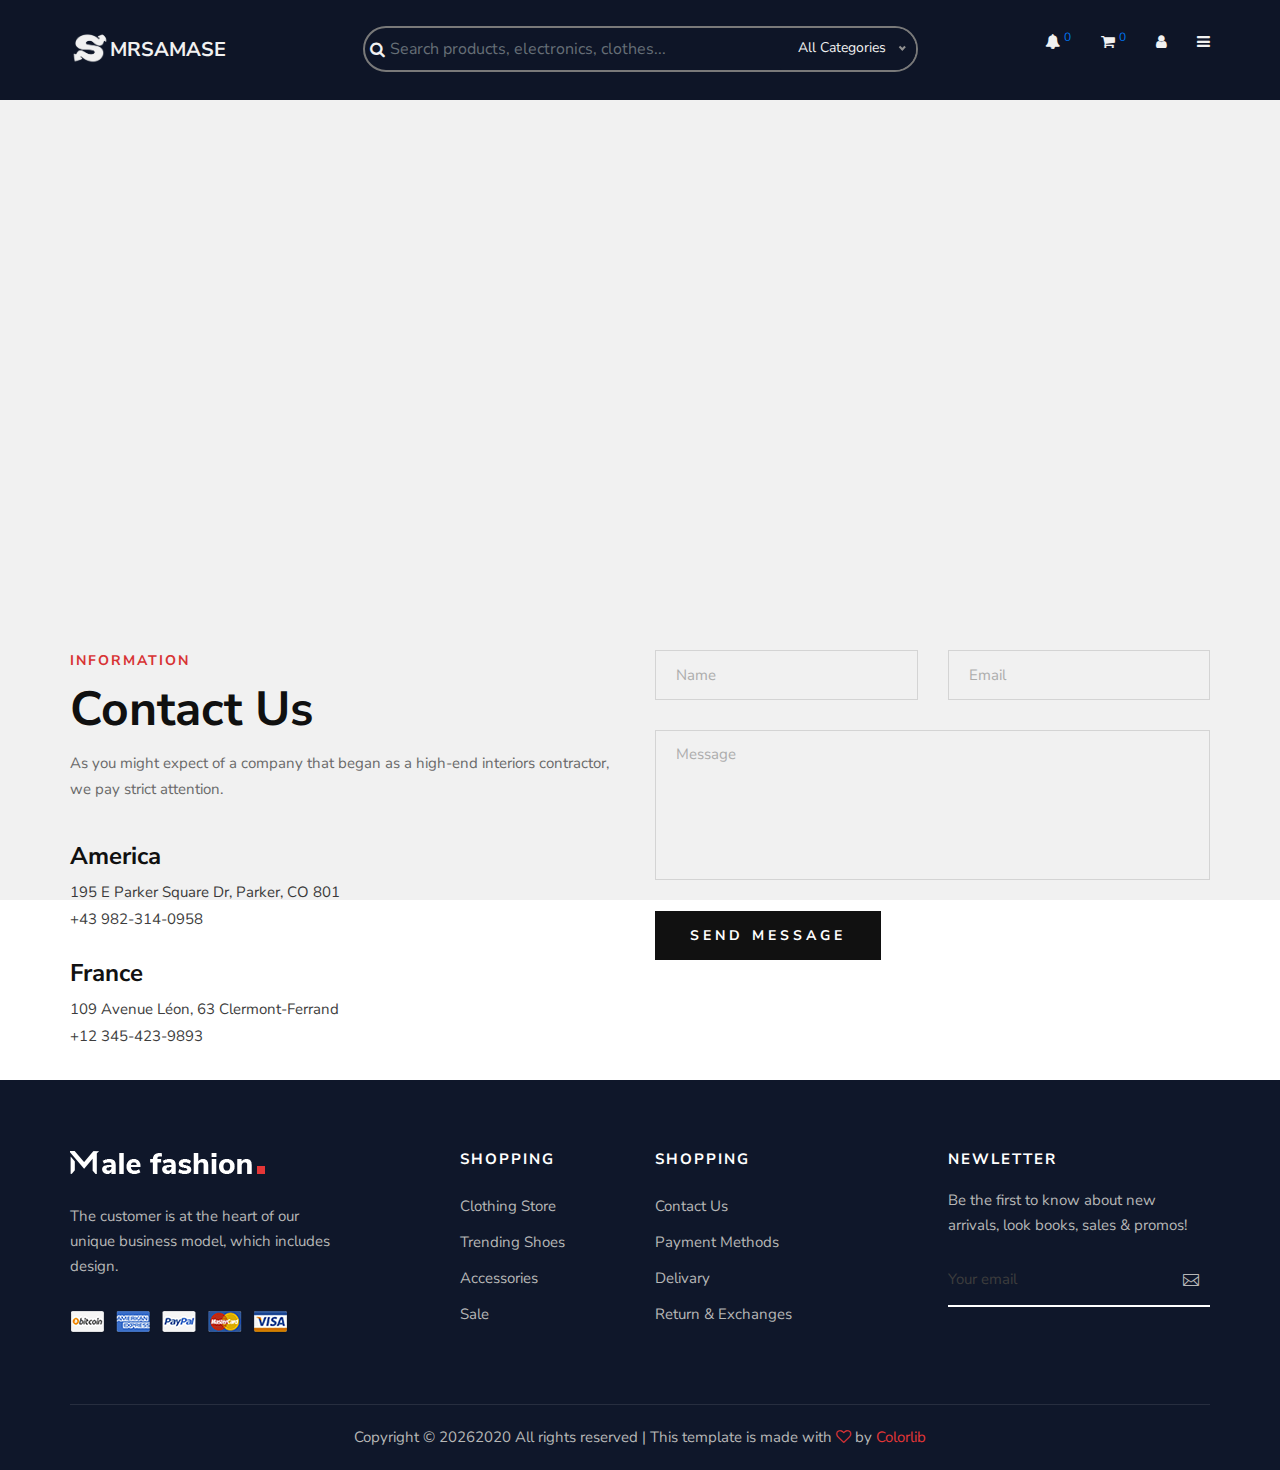
<file: contact.html>
<!DOCTYPE html>
<html lang="en">

<head>
    <meta charset="UTF-8">
    <meta name="description" content="Male_Fashion Template">
    <meta name="keywords" content="Male_Fashion, unica, creative, html">
    <meta name="viewport" content="width=device-width, initial-scale=1.0">
    <meta http-equiv="X-UA-Compatible" content="ie=edge">
    <title>Mrsamase | e-Commerce | Contact</title>

    <!-- Google Font -->
    <link href="https://fonts.googleapis.com/css2?family=Nunito+Sans:wght@300;400;600;700;800;900&display=swap"
        rel="stylesheet">

    <!-- Css Styles -->
    <link rel="stylesheet" href="assets/css/bootstrap.min.css" type="text/css">
    <link rel="stylesheet" href="assets/css/font-awesome.min.css" type="text/css">
    <link rel="stylesheet" href="assets/css/elegant-icons.css" type="text/css">
    <link rel="stylesheet" href="assets/css/magnific-popup.css" type="text/css">
    <link rel="stylesheet" href="assets/css/nice-select.css" type="text/css">
    <link rel="stylesheet" href="assets/css/owl.carousel.min.css" type="text/css">
    <link rel="stylesheet" href="assets/css/slicknav.min.css" type="text/css">
    <link rel="stylesheet" href="assets/css/style.css" type="text/css">
</head>

<body>
    <!-- Page Preloder -->
    <div id="preloder">
        <div class="loader"></div>
    </div>

    <!-- Offcanvas Menu Begin -->
    <div class="offcanvas-menu-overlay"></div>
    <div class="offcanvas-menu-wrapper">
       <ul>
            <li>
                <a>
                    <i class="fa fa-home" aria-hidden="true"></i>
                    <span>Home</span>
                </a>
            </li>
            <li>
                <a>
                    <i class="fa fa-long-arrow-right" aria-hidden="true"></i>
                    <span>Login</span>
                </a>
            </li>
            <li>
                <a>
                    <i class="fa fa-angle-double-right" aria-hidden="true"></i>
                    <span>About</span>
                </a>
            </li>
            <li>
                <a>
                    <i class="fa fa-rss" aria-hidden="true"></i>
                    <span>Contact</span>
                </a>
            </li>
            <li>
                <a>
                    <i class="fa fa-user" aria-hidden="true"></i>
                    <span>My Account</span>
                </a>
            </li>
            <li>
                <a>
                    <i class="fa fa-bars" aria-hidden="true"></i>
                    <span>My Store</span>
                </a>
            </li>
            <li>
                <a>
                    <i class="fa fa-heart-o" aria-hidden="true"></i>
                    <span>My Wishlist</span>
                </a>
            </li>
            <li>
                <a>
                    <i class="fa fa-shopping-cart" aria-hidden="true"></i>
                    <span>My Cart</span>
                </a>
            </li>
            <li>
                <a>
                    <i class="fa fa-list" aria-hidden="true"></i>
                    <span>My Orders</span>
                </a>
            </li>
            <li>
                <a>
                    <i class="fa fa-paper-plane" aria-hidden="true"></i>
                    <span>My Messages</span>
                </a>
            </li>
            <li>
                <a>
                    <i class="fa fa-bell" aria-hidden="true"></i>
                    <span>My Notifications</span>
                </a>
            </li>
            <li>
                <a>
                    <i class="fa fa-long-arrow-right" aria-hidden="true"></i>
                    <span>Logout</span>
                </a>
            </li>
       </ul>
    </div>
    <!-- Offcanvas Menu End -->

    <!-- Header Section Begin -->
    <header class="header">
        <div class="container">
            <div class="row">
                <div class="col-lg-3 col-md-3">
                    <div class="header__logo">
                        <a href="./index.html">
                            <!--<img src="assets/img/logo.png" alt="">-->
                            <img src="assets/img/mrsamase.png" alt="Logo">
                            <div>Mrsamase</div>
                        </a>
                    </div>
                </div>
                <div class="col-lg-6 col-md-6">
                    <nav class="header__menu mobile-menu">
                        <div class="header-row-items">
                            <div class="nav_header_icon">
                                <i class="fa fa-search" aria-hidden="true"></i>
                            </div>
                            <div class="nav_header_search">
                                <input type="search" class="form-control" placeholder="Search products, electronics, clothes..." />
                            </div>
                            <div class="nav_header_filter">
                                <select name="category" id="category">
                                    <option value="">All Categories</option>
                                </select>
                            </div>
                        </div>
                    </nav>
                </div>
                <div class="col-lg-3 col-md-3">
                    <div class="header__nav__option">
                        <a href="#"><i class="fa fa-bell" aria-hidden="true"></i> <sup>0</sup></a>
                        <a href="#"><i class="fa fa-shopping-cart" aria-hidden="true"></i> <sup>0</sup></a>
                        <a href="#"><i class="fa fa-user" aria-hidden="true"></i> </a>
                        <a href="#"><i class="fa fa-bars" aria-hidden="true"></i> </a>
                    </div>
                </div>
            </div>
            <div class="canvas__open"><i class="fa fa-bars"></i></div>
        </div>
    </header>
    <!-- Header Section End -->

    <!-- Map Begin -->
    <div class="map">
        <iframe src="https://www.google.com/maps/embed?pb=!1m18!1m12!1m3!1d111551.9926412813!2d-90.27317134641879!3d38.606612219170856!2m3!1f0!2f0!3f0!3m2!1i1024!2i768!4f13.1!3m3!1m2!1s0x54eab584e432360b%3A0x1c3bb99243deb742!2sUnited%20States!5e0!3m2!1sen!2sbd!4v1597926938024!5m2!1sen!2sbd" height="500" style="border:0;" allowfullscreen="" aria-hidden="false" tabindex="0"></iframe>
    </div>
    <!-- Map End -->

    <!-- Contact Section Begin -->
    <section class="contact spad">
        <div class="container">
            <div class="row">
                <div class="col-lg-6 col-md-6">
                    <div class="contact__text">
                        <div class="section-title">
                            <span>Information</span>
                            <h2>Contact Us</h2>
                            <p>As you might expect of a company that began as a high-end interiors contractor, we pay
                                strict attention.</p>
                        </div>
                        <ul>
                            <li>
                                <h4>America</h4>
                                <p>195 E Parker Square Dr, Parker, CO 801 <br />+43 982-314-0958</p>
                            </li>
                            <li>
                                <h4>France</h4>
                                <p>109 Avenue Léon, 63 Clermont-Ferrand <br />+12 345-423-9893</p>
                            </li>
                        </ul>
                    </div>
                </div>
                <div class="col-lg-6 col-md-6">
                    <div class="contact__form">
                        <form action="#">
                            <div class="row">
                                <div class="col-lg-6">
                                    <input type="text" placeholder="Name">
                                </div>
                                <div class="col-lg-6">
                                    <input type="text" placeholder="Email">
                                </div>
                                <div class="col-lg-12">
                                    <textarea placeholder="Message"></textarea>
                                    <button type="submit" class="site-btn">Send Message</button>
                                </div>
                            </div>
                        </form>
                    </div>
                </div>
            </div>
        </div>
    </section>
    <!-- Contact Section End -->

    <!-- Footer Section Begin -->
    <footer class="footer">
        <div class="container">
            <div class="row">
                <div class="col-lg-3 col-md-6 col-sm-6">
                    <div class="footer__about">
                        <div class="footer__logo">
                            <a href="#"><img src="assets/img/footer-logo.png" alt=""></a>
                        </div>
                        <p>The customer is at the heart of our unique business model, which includes design.</p>
                        <a href="#"><img src="assets/img/payment.png" alt=""></a>
                    </div>
                </div>
                <div class="col-lg-2 offset-lg-1 col-md-3 col-sm-6">
                    <div class="footer__widget">
                        <h6>Shopping</h6>
                        <ul>
                            <li><a href="#">Clothing Store</a></li>
                            <li><a href="#">Trending Shoes</a></li>
                            <li><a href="#">Accessories</a></li>
                            <li><a href="#">Sale</a></li>
                        </ul>
                    </div>
                </div>
                <div class="col-lg-2 col-md-3 col-sm-6">
                    <div class="footer__widget">
                        <h6>Shopping</h6>
                        <ul>
                            <li><a href="#">Contact Us</a></li>
                            <li><a href="#">Payment Methods</a></li>
                            <li><a href="#">Delivary</a></li>
                            <li><a href="#">Return & Exchanges</a></li>
                        </ul>
                    </div>
                </div>
                <div class="col-lg-3 offset-lg-1 col-md-6 col-sm-6">
                    <div class="footer__widget">
                        <h6>NewLetter</h6>
                        <div class="footer__newslatter">
                            <p>Be the first to know about new arrivals, look books, sales & promos!</p>
                            <form action="#">
                                <input type="text" placeholder="Your email">
                                <button type="submit"><span class="icon_mail_alt"></span></button>
                            </form>
                        </div>
                    </div>
                </div>
            </div>
            <div class="row">
                <div class="col-lg-12 text-center">
                    <div class="footer__copyright__text">
                        <!-- Link back to Colorlib can't be removed. Template is licensed under CC BY 3.0. -->
                        <p>Copyright ©
                            <script>
                                document.write(new Date().getFullYear());
                            </script>2020
                            All rights reserved | This template is made with <i class="fa fa-heart-o"
                                aria-hidden="true"></i> by <a href="https://colorlib.com" target="_blank">Colorlib</a>
                        </p>
                        <!-- Link back to Colorlib can't be removed. Template is licensed under CC BY 3.0. -->
                    </div>
                </div>
            </div>
        </div>
    </footer>
    <!-- Footer Section End -->

    <!-- Search Begin -->
    <div class="search-model">
        <div class="h-100 d-flex align-items-center justify-content-center">
            <div class="search-close-switch">+</div>
            <form class="search-model-form">
                <input type="text" id="search-input" placeholder="Search here.....">
            </form>
        </div>
    </div>
    <!-- Search End -->

    <!-- Js Plugins -->
    <script src="assets/js/jquery-3.3.1.min.js"></script>
    <script src="assets/js/bootstrap.min.js"></script>
    <script src="assets/js/jquery.nice-select.min.js"></script>
    <script src="assets/js/jquery.nicescroll.min.js"></script>
    <script src="assets/js/jquery.magnific-popup.min.js"></script>
    <script src="assets/js/jquery.countdown.min.js"></script>
    <script src="assets/js/jquery.slicknav.js"></script>
    <script src="assets/js/mixitup.min.js"></script>
    <script src="assets/js/owl.carousel.min.js"></script>
    <script src="assets/js/main.js"></script>
</body>

</html>
</file>
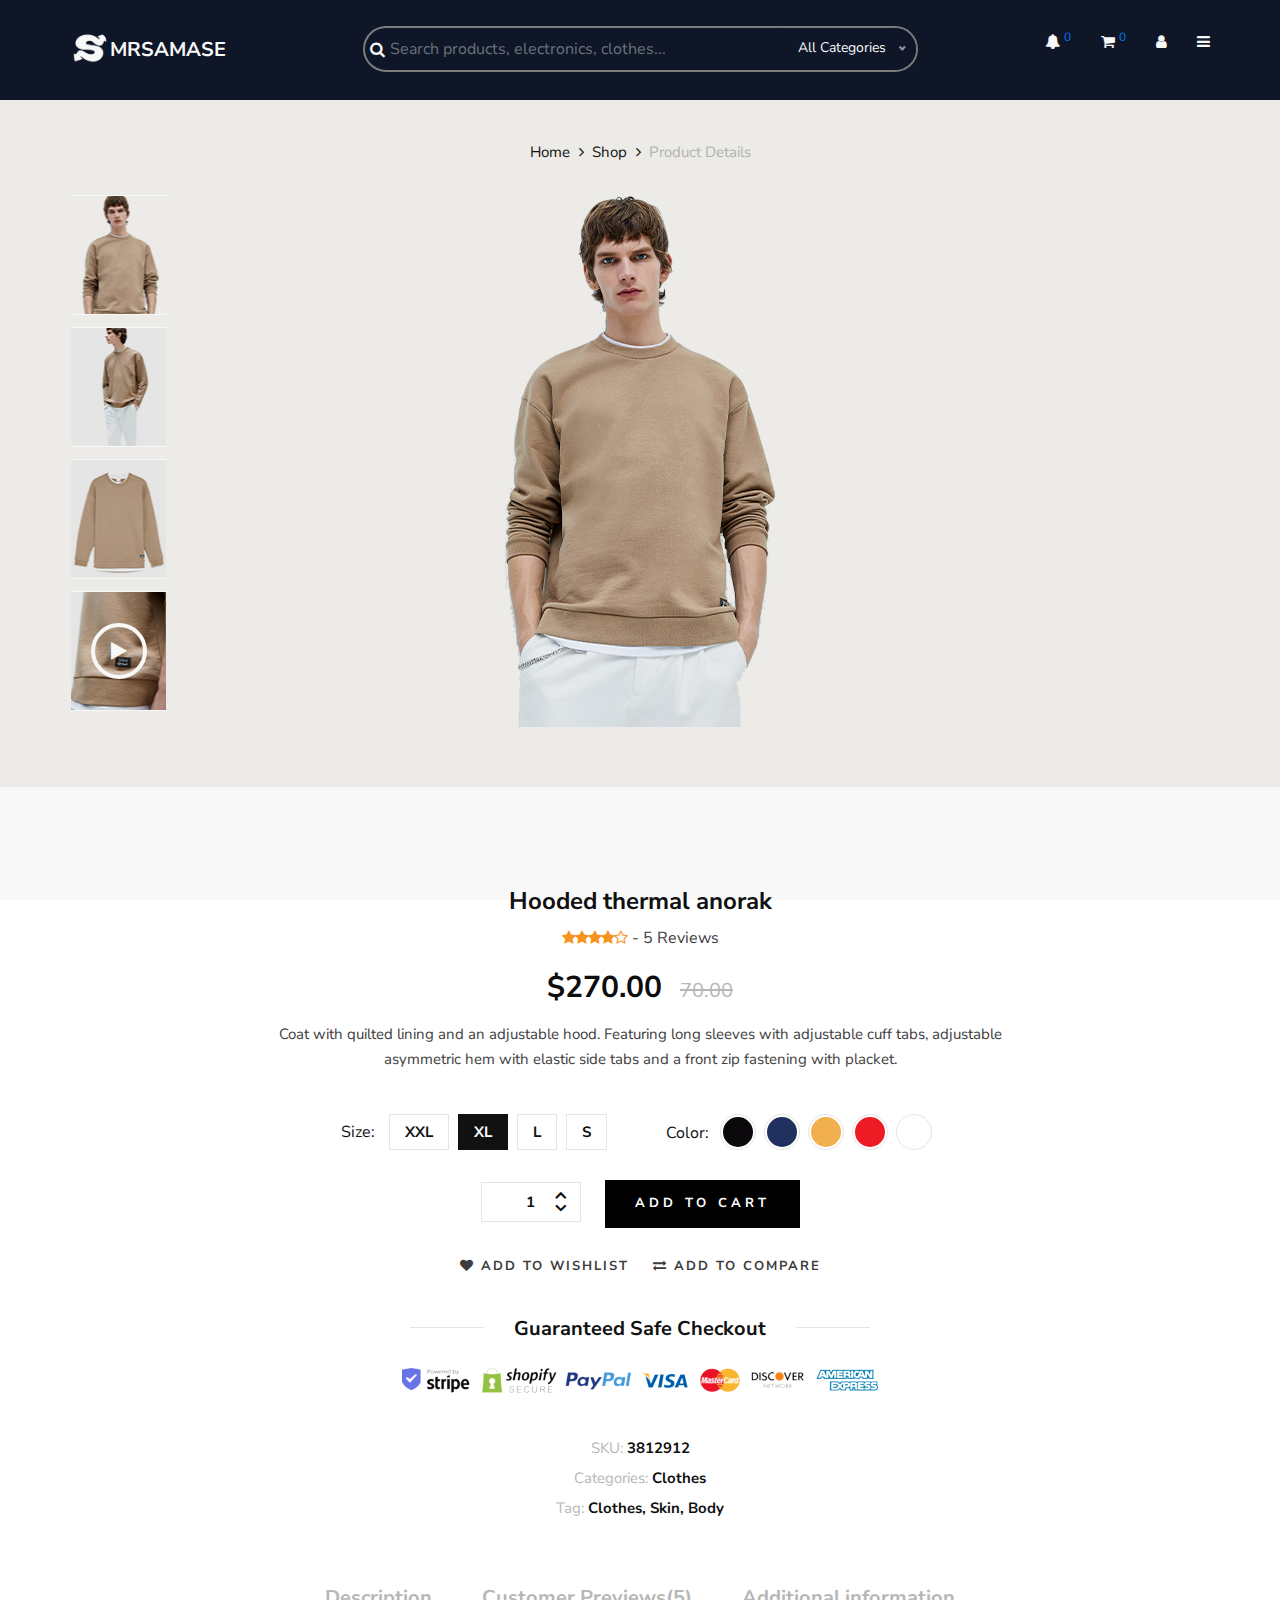
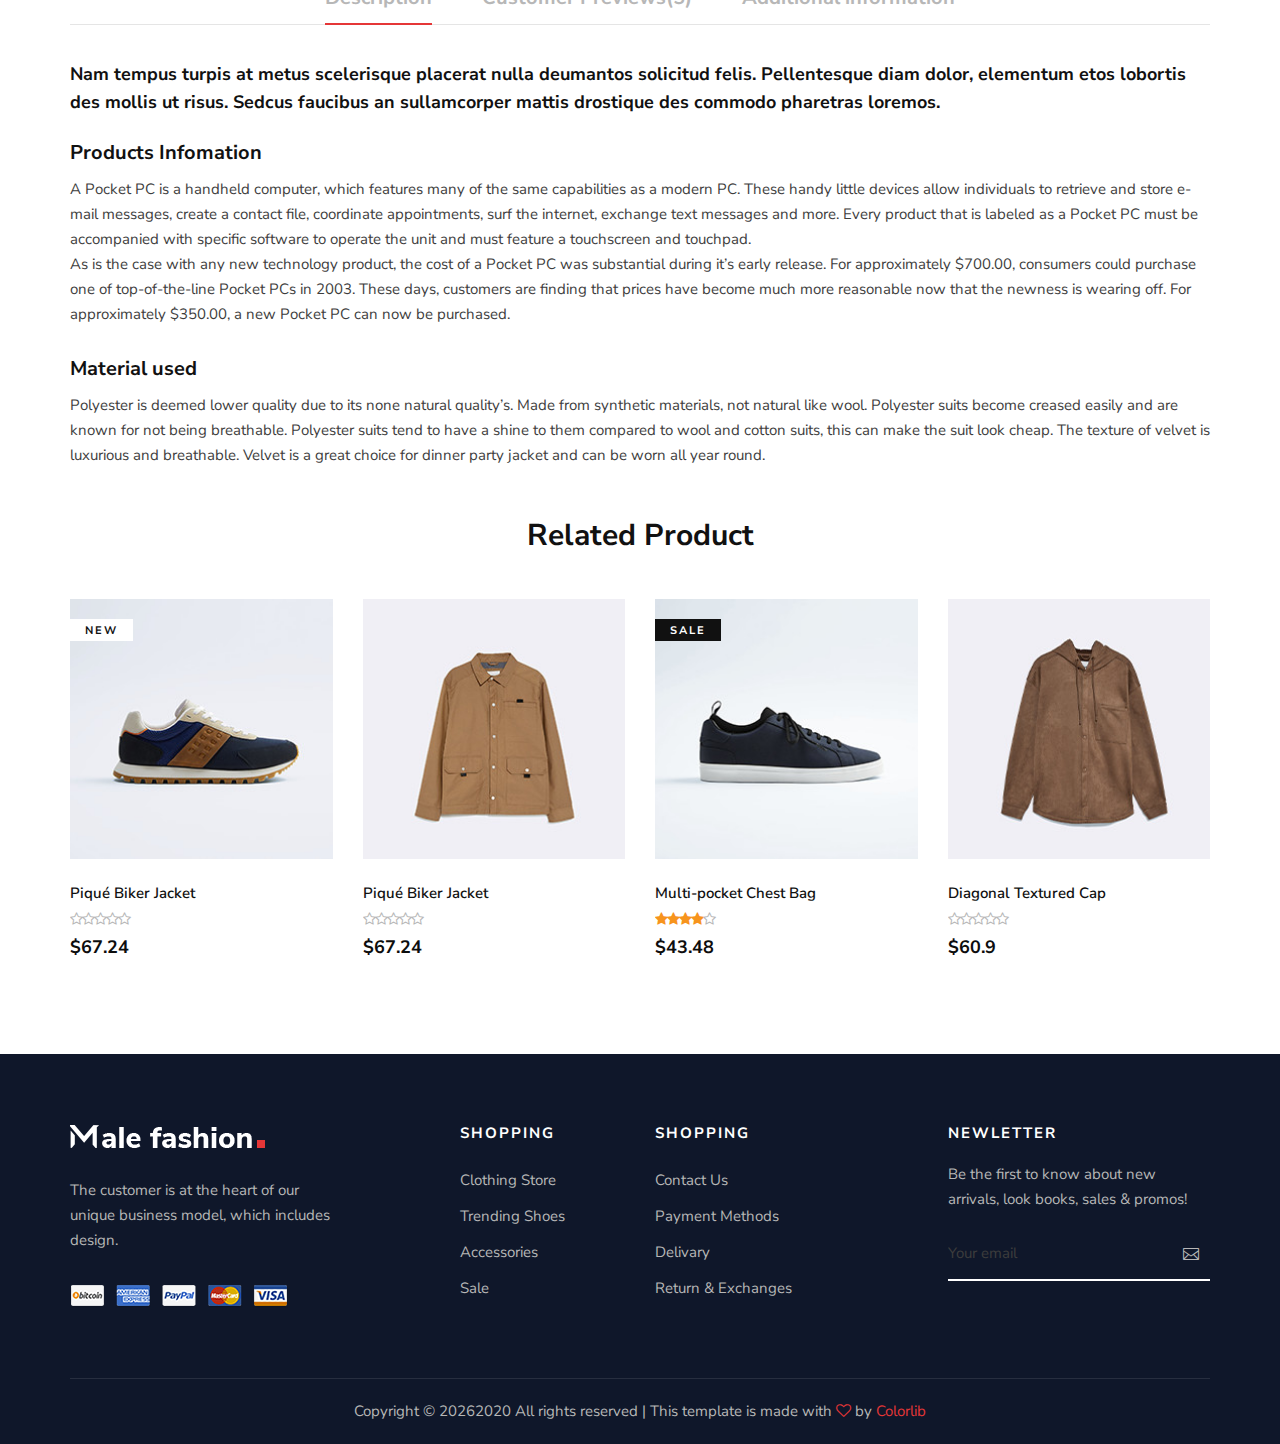
<file: shop-details.html>
<!DOCTYPE html>
<html lang="en">

<head>
    <meta charset="UTF-8">
    <meta name="description" content="Male_Fashion Template">
    <meta name="keywords" content="Male_Fashion, unica, creative, html">
    <meta name="viewport" content="width=device-width, initial-scale=1.0">
    <meta http-equiv="X-UA-Compatible" content="ie=edge">
    <title>Mrsamase | e-Commerce | Shop Details</title>

    <!-- Google Font -->
    <link href="https://fonts.googleapis.com/css2?family=Nunito+Sans:wght@300;400;600;700;800;900&display=swap"
    rel="stylesheet">

    <!-- Css Styles -->
    <link rel="stylesheet" href="assets/css/bootstrap.min.css" type="text/css">
    <link rel="stylesheet" href="assets/css/font-awesome.min.css" type="text/css">
    <link rel="stylesheet" href="assets/css/elegant-icons.css" type="text/css">
    <link rel="stylesheet" href="assets/css/magnific-popup.css" type="text/css">
    <link rel="stylesheet" href="assets/css/nice-select.css" type="text/css">
    <link rel="stylesheet" href="assets/css/owl.carousel.min.css" type="text/css">
    <link rel="stylesheet" href="assets/css/slicknav.min.css" type="text/css">
    <link rel="stylesheet" href="assets/css/style.css" type="text/css">
</head>

<body>
    <!-- Page Preloder -->
    <div id="preloder">
        <div class="loader"></div>
    </div>

    <!-- Offcanvas Menu Begin -->
    <div class="offcanvas-menu-overlay"></div>
    <div class="offcanvas-menu-wrapper">
       <ul>
            <li>
                <a>
                    <i class="fa fa-home" aria-hidden="true"></i>
                    <span>Home</span>
                </a>
            </li>
            <li>
                <a>
                    <i class="fa fa-long-arrow-right" aria-hidden="true"></i>
                    <span>Login</span>
                </a>
            </li>
            <li>
                <a>
                    <i class="fa fa-angle-double-right" aria-hidden="true"></i>
                    <span>About</span>
                </a>
            </li>
            <li>
                <a>
                    <i class="fa fa-rss" aria-hidden="true"></i>
                    <span>Contact</span>
                </a>
            </li>
            <li>
                <a>
                    <i class="fa fa-user" aria-hidden="true"></i>
                    <span>My Account</span>
                </a>
            </li>
            <li>
                <a>
                    <i class="fa fa-bars" aria-hidden="true"></i>
                    <span>My Store</span>
                </a>
            </li>
            <li>
                <a>
                    <i class="fa fa-heart-o" aria-hidden="true"></i>
                    <span>My Wishlist</span>
                </a>
            </li>
            <li>
                <a>
                    <i class="fa fa-shopping-cart" aria-hidden="true"></i>
                    <span>My Cart</span>
                </a>
            </li>
            <li>
                <a>
                    <i class="fa fa-list" aria-hidden="true"></i>
                    <span>My Orders</span>
                </a>
            </li>
            <li>
                <a>
                    <i class="fa fa-paper-plane" aria-hidden="true"></i>
                    <span>My Messages</span>
                </a>
            </li>
            <li>
                <a>
                    <i class="fa fa-bell" aria-hidden="true"></i>
                    <span>My Notifications</span>
                </a>
            </li>
            <li>
                <a>
                    <i class="fa fa-long-arrow-right" aria-hidden="true"></i>
                    <span>Logout</span>
                </a>
            </li>
       </ul>
    </div>
    <!-- Offcanvas Menu End -->

    <!-- Header Section Begin -->
    <header class="header">
        <div class="container">
            <div class="row">
                <div class="col-lg-3 col-md-3">
                    <div class="header__logo">
                        <a href="./index.html">
                            <!--<img src="assets/img/logo.png" alt="">-->
                            <img src="assets/img/mrsamase.png" alt="Logo">
                            <div>Mrsamase</div>
                        </a>
                    </div>
                </div>
                <div class="col-lg-6 col-md-6">
                    <nav class="header__menu mobile-menu">
                        <div class="header-row-items">
                            <div class="nav_header_icon">
                                <i class="fa fa-search" aria-hidden="true"></i>
                            </div>
                            <div class="nav_header_search">
                                <input type="search" class="form-control" placeholder="Search products, electronics, clothes..." />
                            </div>
                            <div class="nav_header_filter">
                                <select name="category" id="category">
                                    <option value="">All Categories</option>
                                </select>
                            </div>
                        </div>
                    </nav>
                </div>
                <div class="col-lg-3 col-md-3">
                    <div class="header__nav__option">
                        <a href="#"><i class="fa fa-bell" aria-hidden="true"></i> <sup>0</sup></a>
                        <a href="#"><i class="fa fa-shopping-cart" aria-hidden="true"></i> <sup>0</sup></a>
                        <a href="#"><i class="fa fa-user" aria-hidden="true"></i> </a>
                        <a href="#"><i class="fa fa-bars" aria-hidden="true"></i> </a>
                    </div>
                </div>
            </div>
            <div class="canvas__open"><i class="fa fa-bars"></i></div>
        </div>
    </header>
    <!-- Header Section End -->

    <!-- Shop Details Section Begin -->
    <section class="shop-details">
        <div class="product__details__pic">
            <div class="container">
                <div class="row">
                    <div class="col-lg-12">
                        <div class="product__details__breadcrumb">
                            <a href="./index.html">Home</a>
                            <a href="./shop.html">Shop</a>
                            <span>Product Details</span>
                        </div>
                    </div>
                </div>
                <div class="row">
                    <div class="col-lg-3 col-md-3">
                        <ul class="nav nav-tabs" role="tablist">
                            <li class="nav-item">
                                <a class="nav-link active" data-toggle="tab" href="#tabs-1" role="tab">
                                    <div class="product__thumb__pic set-bg" data-setbg="assets/img/shop-details/thumb-1.png">
                                    </div>
                                </a>
                            </li>
                            <li class="nav-item">
                                <a class="nav-link" data-toggle="tab" href="#tabs-2" role="tab">
                                    <div class="product__thumb__pic set-bg" data-setbg="assets/img/shop-details/thumb-2.png">
                                    </div>
                                </a>
                            </li>
                            <li class="nav-item">
                                <a class="nav-link" data-toggle="tab" href="#tabs-3" role="tab">
                                    <div class="product__thumb__pic set-bg" data-setbg="assets/img/shop-details/thumb-3.png">
                                    </div>
                                </a>
                            </li>
                            <li class="nav-item">
                                <a class="nav-link" data-toggle="tab" href="#tabs-4" role="tab">
                                    <div class="product__thumb__pic set-bg" data-setbg="assets/img/shop-details/thumb-4.png">
                                        <i class="fa fa-play"></i>
                                    </div>
                                </a>
                            </li>
                        </ul>
                    </div>
                    <div class="col-lg-6 col-md-9">
                        <div class="tab-content">
                            <div class="tab-pane active" id="tabs-1" role="tabpanel">
                                <div class="product__details__pic__item">
                                    <img src="assets/img/shop-details/product-big-2.png" alt="">
                                </div>
                            </div>
                            <div class="tab-pane" id="tabs-2" role="tabpanel">
                                <div class="product__details__pic__item">
                                    <img src="assets/img/shop-details/product-big-3.png" alt="">
                                </div>
                            </div>
                            <div class="tab-pane" id="tabs-3" role="tabpanel">
                                <div class="product__details__pic__item">
                                    <img src="assets/img/shop-details/product-big.png" alt="">
                                </div>
                            </div>
                            <div class="tab-pane" id="tabs-4" role="tabpanel">
                                <div class="product__details__pic__item">
                                    <img src="assets/img/shop-details/product-big-4.png" alt="">
                                    <a href="https://www.youtube.com/watch?v=8PJ3_p7VqHw&list=RD8PJ3_p7VqHw&start_radio=1" class="video-popup"><i class="fa fa-play"></i></a>
                                </div>
                            </div>
                        </div>
                    </div>
                </div>
            </div>
        </div>
        <div class="product__details__content">
            <div class="container">
                <div class="row d-flex justify-content-center">
                    <div class="col-lg-8">
                        <div class="product__details__text">
                            <h4>Hooded thermal anorak</h4>
                            <div class="rating">
                                <i class="fa fa-star"></i>
                                <i class="fa fa-star"></i>
                                <i class="fa fa-star"></i>
                                <i class="fa fa-star"></i>
                                <i class="fa fa-star-o"></i>
                                <span> - 5 Reviews</span>
                            </div>
                            <h3>$270.00 <span>70.00</span></h3>
                            <p>Coat with quilted lining and an adjustable hood. Featuring long sleeves with adjustable
                                cuff tabs, adjustable asymmetric hem with elastic side tabs and a front zip fastening
                            with placket.</p>
                            <div class="product__details__option">
                                <div class="product__details__option__size">
                                    <span>Size:</span>
                                    <label for="xxl">xxl
                                        <input type="radio" id="xxl">
                                    </label>
                                    <label class="active" for="xl">xl
                                        <input type="radio" id="xl">
                                    </label>
                                    <label for="l">l
                                        <input type="radio" id="l">
                                    </label>
                                    <label for="sm">s
                                        <input type="radio" id="sm">
                                    </label>
                                </div>
                                <div class="product__details__option__color">
                                    <span>Color:</span>
                                    <label class="c-1" for="sp-1">
                                        <input type="radio" id="sp-1">
                                    </label>
                                    <label class="c-2" for="sp-2">
                                        <input type="radio" id="sp-2">
                                    </label>
                                    <label class="c-3" for="sp-3">
                                        <input type="radio" id="sp-3">
                                    </label>
                                    <label class="c-4" for="sp-4">
                                        <input type="radio" id="sp-4">
                                    </label>
                                    <label class="c-9" for="sp-9">
                                        <input type="radio" id="sp-9">
                                    </label>
                                </div>
                            </div>
                            <div class="product__details__cart__option">
                                <div class="quantity">
                                    <div class="pro-qty">
                                        <input type="text" value="1">
                                    </div>
                                </div>
                                <a href="#" class="primary-btn">add to cart</a>
                            </div>
                            <div class="product__details__btns__option">
                                <a href="#"><i class="fa fa-heart"></i> add to wishlist</a>
                                <a href="#"><i class="fa fa-exchange"></i> Add To Compare</a>
                            </div>
                            <div class="product__details__last__option">
                                <h5><span>Guaranteed Safe Checkout</span></h5>
                                <img src="assets/img/shop-details/details-payment.png" alt="">
                                <ul>
                                    <li><span>SKU:</span> 3812912</li>
                                    <li><span>Categories:</span> Clothes</li>
                                    <li><span>Tag:</span> Clothes, Skin, Body</li>
                                </ul>
                            </div>
                        </div>
                    </div>
                </div>
                <div class="row">
                    <div class="col-lg-12">
                        <div class="product__details__tab">
                            <ul class="nav nav-tabs" role="tablist">
                                <li class="nav-item">
                                    <a class="nav-link active" data-toggle="tab" href="#tabs-5"
                                    role="tab">Description</a>
                                </li>
                                <li class="nav-item">
                                    <a class="nav-link" data-toggle="tab" href="#tabs-6" role="tab">Customer
                                    Previews(5)</a>
                                </li>
                                <li class="nav-item">
                                    <a class="nav-link" data-toggle="tab" href="#tabs-7" role="tab">Additional
                                    information</a>
                                </li>
                            </ul>
                            <div class="tab-content">
                                <div class="tab-pane active" id="tabs-5" role="tabpanel">
                                    <div class="product__details__tab__content">
                                        <p class="note">Nam tempus turpis at metus scelerisque placerat nulla deumantos
                                            solicitud felis. Pellentesque diam dolor, elementum etos lobortis des mollis
                                            ut risus. Sedcus faucibus an sullamcorper mattis drostique des commodo
                                        pharetras loremos.</p>
                                        <div class="product__details__tab__content__item">
                                            <h5>Products Infomation</h5>
                                            <p>A Pocket PC is a handheld computer, which features many of the same
                                                capabilities as a modern PC. These handy little devices allow
                                                individuals to retrieve and store e-mail messages, create a contact
                                                file, coordinate appointments, surf the internet, exchange text messages
                                                and more. Every product that is labeled as a Pocket PC must be
                                                accompanied with specific software to operate the unit and must feature
                                            a touchscreen and touchpad.</p>
                                            <p>As is the case with any new technology product, the cost of a Pocket PC
                                                was substantial during it’s early release. For approximately $700.00,
                                                consumers could purchase one of top-of-the-line Pocket PCs in 2003.
                                                These days, customers are finding that prices have become much more
                                                reasonable now that the newness is wearing off. For approximately
                                            $350.00, a new Pocket PC can now be purchased.</p>
                                        </div>
                                        <div class="product__details__tab__content__item">
                                            <h5>Material used</h5>
                                            <p>Polyester is deemed lower quality due to its none natural quality’s. Made
                                                from synthetic materials, not natural like wool. Polyester suits become
                                                creased easily and are known for not being breathable. Polyester suits
                                                tend to have a shine to them compared to wool and cotton suits, this can
                                                make the suit look cheap. The texture of velvet is luxurious and
                                                breathable. Velvet is a great choice for dinner party jacket and can be
                                            worn all year round.</p>
                                        </div>
                                    </div>
                                </div>
                                <div class="tab-pane" id="tabs-6" role="tabpanel">
                                    <div class="product__details__tab__content">
                                        <div class="product__details__tab__content__item">
                                            <h5>Products Infomation</h5>
                                            <p>A Pocket PC is a handheld computer, which features many of the same
                                                capabilities as a modern PC. These handy little devices allow
                                                individuals to retrieve and store e-mail messages, create a contact
                                                file, coordinate appointments, surf the internet, exchange text messages
                                                and more. Every product that is labeled as a Pocket PC must be
                                                accompanied with specific software to operate the unit and must feature
                                            a touchscreen and touchpad.</p>
                                            <p>As is the case with any new technology product, the cost of a Pocket PC
                                                was substantial during it’s early release. For approximately $700.00,
                                                consumers could purchase one of top-of-the-line Pocket PCs in 2003.
                                                These days, customers are finding that prices have become much more
                                                reasonable now that the newness is wearing off. For approximately
                                            $350.00, a new Pocket PC can now be purchased.</p>
                                        </div>
                                        <div class="product__details__tab__content__item">
                                            <h5>Material used</h5>
                                            <p>Polyester is deemed lower quality due to its none natural quality’s. Made
                                                from synthetic materials, not natural like wool. Polyester suits become
                                                creased easily and are known for not being breathable. Polyester suits
                                                tend to have a shine to them compared to wool and cotton suits, this can
                                                make the suit look cheap. The texture of velvet is luxurious and
                                                breathable. Velvet is a great choice for dinner party jacket and can be
                                            worn all year round.</p>
                                        </div>
                                    </div>
                                </div>
                                <div class="tab-pane" id="tabs-7" role="tabpanel">
                                    <div class="product__details__tab__content">
                                        <p class="note">Nam tempus turpis at metus scelerisque placerat nulla deumantos
                                            solicitud felis. Pellentesque diam dolor, elementum etos lobortis des mollis
                                            ut risus. Sedcus faucibus an sullamcorper mattis drostique des commodo
                                        pharetras loremos.</p>
                                        <div class="product__details__tab__content__item">
                                            <h5>Products Infomation</h5>
                                            <p>A Pocket PC is a handheld computer, which features many of the same
                                                capabilities as a modern PC. These handy little devices allow
                                                individuals to retrieve and store e-mail messages, create a contact
                                                file, coordinate appointments, surf the internet, exchange text messages
                                                and more. Every product that is labeled as a Pocket PC must be
                                                accompanied with specific software to operate the unit and must feature
                                            a touchscreen and touchpad.</p>
                                            <p>As is the case with any new technology product, the cost of a Pocket PC
                                                was substantial during it’s early release. For approximately $700.00,
                                                consumers could purchase one of top-of-the-line Pocket PCs in 2003.
                                                These days, customers are finding that prices have become much more
                                                reasonable now that the newness is wearing off. For approximately
                                            $350.00, a new Pocket PC can now be purchased.</p>
                                        </div>
                                        <div class="product__details__tab__content__item">
                                            <h5>Material used</h5>
                                            <p>Polyester is deemed lower quality due to its none natural quality’s. Made
                                                from synthetic materials, not natural like wool. Polyester suits become
                                                creased easily and are known for not being breathable. Polyester suits
                                                tend to have a shine to them compared to wool and cotton suits, this can
                                                make the suit look cheap. The texture of velvet is luxurious and
                                                breathable. Velvet is a great choice for dinner party jacket and can be
                                            worn all year round.</p>
                                        </div>
                                    </div>
                                </div>
                            </div>
                        </div>
                    </div>
                </div>
            </div>
        </div>
    </section>
    <!-- Shop Details Section End -->

    <!-- Related Section Begin -->
    <section class="related spad">
        <div class="container">
            <div class="row">
                <div class="col-lg-12">
                    <h3 class="related-title">Related Product</h3>
                </div>
            </div>
            <div class="row">
                <div class="col-lg-3 col-md-6 col-sm-6 col-sm-6">
                    <div class="product__item">
                        <div class="product__item__pic set-bg" data-setbg="assets/img/product/product-1.jpg">
                            <span class="label">New</span>
                            <ul class="product__hover">
                                <li><a href="#"><img src="assets/img/icon/heart.png" alt=""></a></li>
                                <li><a href="#"><img src="assets/img/icon/compare.png" alt=""> <span>Compare</span></a></li>
                                <li><a href="#"><img src="assets/img/icon/search.png" alt=""></a></li>
                            </ul>
                        </div>
                        <div class="product__item__text">
                            <h6>Piqué Biker Jacket</h6>
                            <a href="#" class="add-cart">+ Add To Cart</a>
                            <div class="rating">
                                <i class="fa fa-star-o"></i>
                                <i class="fa fa-star-o"></i>
                                <i class="fa fa-star-o"></i>
                                <i class="fa fa-star-o"></i>
                                <i class="fa fa-star-o"></i>
                            </div>
                            <h5>$67.24</h5>
                            <div class="product__color__select">
                                <label for="pc-1">
                                    <input type="radio" id="pc-1">
                                </label>
                                <label class="active black" for="pc-2">
                                    <input type="radio" id="pc-2">
                                </label>
                                <label class="grey" for="pc-3">
                                    <input type="radio" id="pc-3">
                                </label>
                            </div>
                        </div>
                    </div>
                </div>
                <div class="col-lg-3 col-md-6 col-sm-6 col-sm-6">
                    <div class="product__item">
                        <div class="product__item__pic set-bg" data-setbg="assets/img/product/product-2.jpg">
                            <ul class="product__hover">
                                <li><a href="#"><img src="assets/img/icon/heart.png" alt=""></a></li>
                                <li><a href="#"><img src="assets/img/icon/compare.png" alt=""> <span>Compare</span></a></li>
                                <li><a href="#"><img src="assets/img/icon/search.png" alt=""></a></li>
                            </ul>
                        </div>
                        <div class="product__item__text">
                            <h6>Piqué Biker Jacket</h6>
                            <a href="#" class="add-cart">+ Add To Cart</a>
                            <div class="rating">
                                <i class="fa fa-star-o"></i>
                                <i class="fa fa-star-o"></i>
                                <i class="fa fa-star-o"></i>
                                <i class="fa fa-star-o"></i>
                                <i class="fa fa-star-o"></i>
                            </div>
                            <h5>$67.24</h5>
                            <div class="product__color__select">
                                <label for="pc-4">
                                    <input type="radio" id="pc-4">
                                </label>
                                <label class="active black" for="pc-5">
                                    <input type="radio" id="pc-5">
                                </label>
                                <label class="grey" for="pc-6">
                                    <input type="radio" id="pc-6">
                                </label>
                            </div>
                        </div>
                    </div>
                </div>
                <div class="col-lg-3 col-md-6 col-sm-6 col-sm-6">
                    <div class="product__item sale">
                        <div class="product__item__pic set-bg" data-setbg="assets/img/product/product-3.jpg">
                            <span class="label">Sale</span>
                            <ul class="product__hover">
                                <li><a href="#"><img src="assets/img/icon/heart.png" alt=""></a></li>
                                <li><a href="#"><img src="assets/img/icon/compare.png" alt=""> <span>Compare</span></a></li>
                                <li><a href="#"><img src="assets/img/icon/search.png" alt=""></a></li>
                            </ul>
                        </div>
                        <div class="product__item__text">
                            <h6>Multi-pocket Chest Bag</h6>
                            <a href="#" class="add-cart">+ Add To Cart</a>
                            <div class="rating">
                                <i class="fa fa-star"></i>
                                <i class="fa fa-star"></i>
                                <i class="fa fa-star"></i>
                                <i class="fa fa-star"></i>
                                <i class="fa fa-star-o"></i>
                            </div>
                            <h5>$43.48</h5>
                            <div class="product__color__select">
                                <label for="pc-7">
                                    <input type="radio" id="pc-7">
                                </label>
                                <label class="active black" for="pc-8">
                                    <input type="radio" id="pc-8">
                                </label>
                                <label class="grey" for="pc-9">
                                    <input type="radio" id="pc-9">
                                </label>
                            </div>
                        </div>
                    </div>
                </div>
                <div class="col-lg-3 col-md-6 col-sm-6 col-sm-6">
                    <div class="product__item">
                        <div class="product__item__pic set-bg" data-setbg="assets/img/product/product-4.jpg">
                            <ul class="product__hover">
                                <li><a href="#"><img src="assets/img/icon/heart.png" alt=""></a></li>
                                <li><a href="#"><img src="assets/img/icon/compare.png" alt=""> <span>Compare</span></a></li>
                                <li><a href="#"><img src="assets/img/icon/search.png" alt=""></a></li>
                            </ul>
                        </div>
                        <div class="product__item__text">
                            <h6>Diagonal Textured Cap</h6>
                            <a href="#" class="add-cart">+ Add To Cart</a>
                            <div class="rating">
                                <i class="fa fa-star-o"></i>
                                <i class="fa fa-star-o"></i>
                                <i class="fa fa-star-o"></i>
                                <i class="fa fa-star-o"></i>
                                <i class="fa fa-star-o"></i>
                            </div>
                            <h5>$60.9</h5>
                            <div class="product__color__select">
                                <label for="pc-10">
                                    <input type="radio" id="pc-10">
                                </label>
                                <label class="active black" for="pc-11">
                                    <input type="radio" id="pc-11">
                                </label>
                                <label class="grey" for="pc-12">
                                    <input type="radio" id="pc-12">
                                </label>
                            </div>
                        </div>
                    </div>
                </div>
            </div>
        </div>
    </section>
    <!-- Related Section End -->

    <!-- Footer Section Begin -->
    <footer class="footer">
        <div class="container">
            <div class="row">
                <div class="col-lg-3 col-md-6 col-sm-6">
                    <div class="footer__about">
                        <div class="footer__logo">
                            <a href="#"><img src="assets/img/footer-logo.png" alt=""></a>
                        </div>
                        <p>The customer is at the heart of our unique business model, which includes design.</p>
                        <a href="#"><img src="assets/img/payment.png" alt=""></a>
                    </div>
                </div>
                <div class="col-lg-2 offset-lg-1 col-md-3 col-sm-6">
                    <div class="footer__widget">
                        <h6>Shopping</h6>
                        <ul>
                            <li><a href="#">Clothing Store</a></li>
                            <li><a href="#">Trending Shoes</a></li>
                            <li><a href="#">Accessories</a></li>
                            <li><a href="#">Sale</a></li>
                        </ul>
                    </div>
                </div>
                <div class="col-lg-2 col-md-3 col-sm-6">
                    <div class="footer__widget">
                        <h6>Shopping</h6>
                        <ul>
                            <li><a href="#">Contact Us</a></li>
                            <li><a href="#">Payment Methods</a></li>
                            <li><a href="#">Delivary</a></li>
                            <li><a href="#">Return & Exchanges</a></li>
                        </ul>
                    </div>
                </div>
                <div class="col-lg-3 offset-lg-1 col-md-6 col-sm-6">
                    <div class="footer__widget">
                        <h6>NewLetter</h6>
                        <div class="footer__newslatter">
                            <p>Be the first to know about new arrivals, look books, sales & promos!</p>
                            <form action="#">
                                <input type="text" placeholder="Your email">
                                <button type="submit"><span class="icon_mail_alt"></span></button>
                            </form>
                        </div>
                    </div>
                </div>
            </div>
            <div class="row">
                <div class="col-lg-12 text-center">
                    <div class="footer__copyright__text">
                        <!-- Link back to Colorlib can't be removed. Template is licensed under CC BY 3.0. -->
                        <p>Copyright ©
                            <script>
                                document.write(new Date().getFullYear());
                            </script>2020
                            All rights reserved | This template is made with <i class="fa fa-heart-o"
                            aria-hidden="true"></i> by <a href="https://colorlib.com" target="_blank">Colorlib</a>
                        </p>
                        <!-- Link back to Colorlib can't be removed. Template is licensed under CC BY 3.0. -->
                    </div>
                </div>
            </div>
        </div>
    </footer>
    <!-- Footer Section End -->

    <!-- Search Begin -->
    <div class="search-model">
        <div class="h-100 d-flex align-items-center justify-content-center">
            <div class="search-close-switch">+</div>
            <form class="search-model-form">
                <input type="text" id="search-input" placeholder="Search here.....">
            </form>
        </div>
    </div>
    <!-- Search End -->

    <!-- Js Plugins -->
    <script src="assets/js/jquery-3.3.1.min.js"></script>
    <script src="assets/js/bootstrap.min.js"></script>
    <script src="assets/js/jquery.nice-select.min.js"></script>
    <script src="assets/js/jquery.nicescroll.min.js"></script>
    <script src="assets/js/jquery.magnific-popup.min.js"></script>
    <script src="assets/js/jquery.countdown.min.js"></script>
    <script src="assets/js/jquery.slicknav.js"></script>
    <script src="assets/js/mixitup.min.js"></script>
    <script src="assets/js/owl.carousel.min.js"></script>
    <script src="assets/js/main.js"></script>
</body>

</html>
</file>
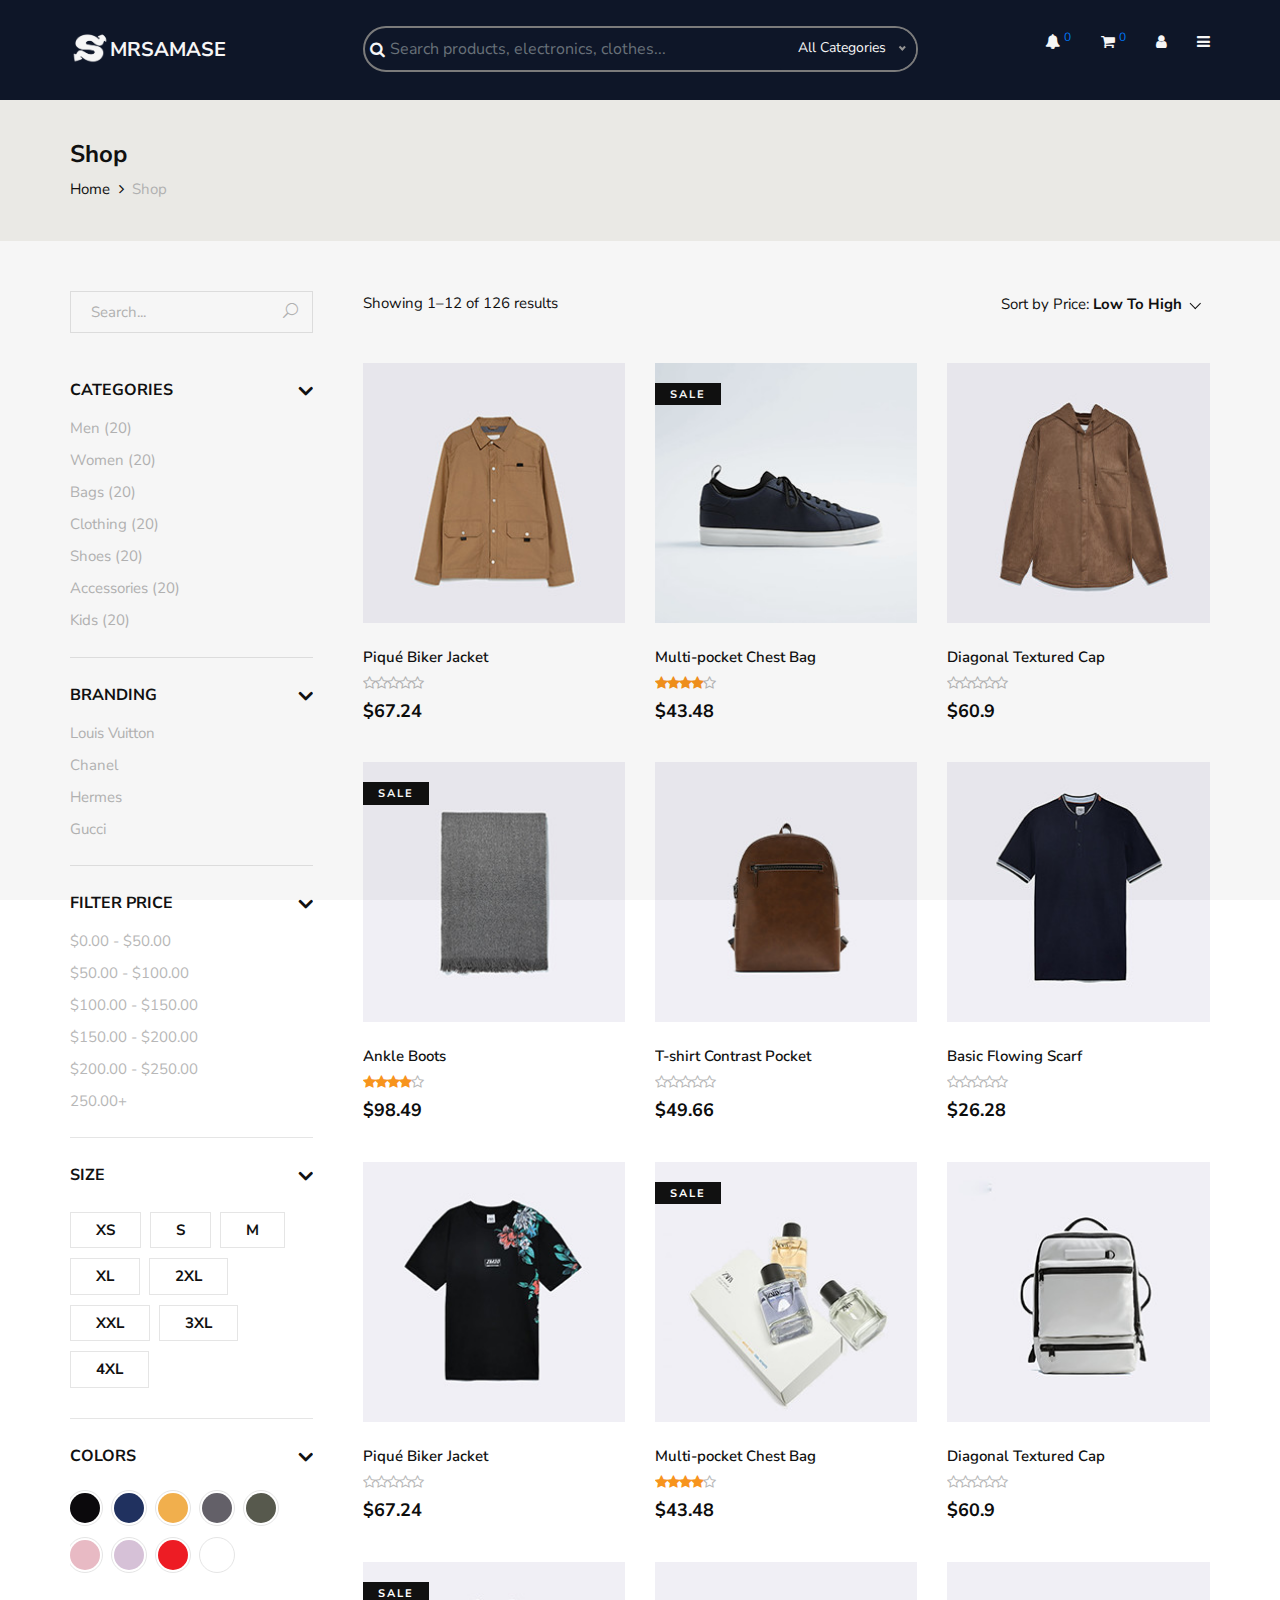
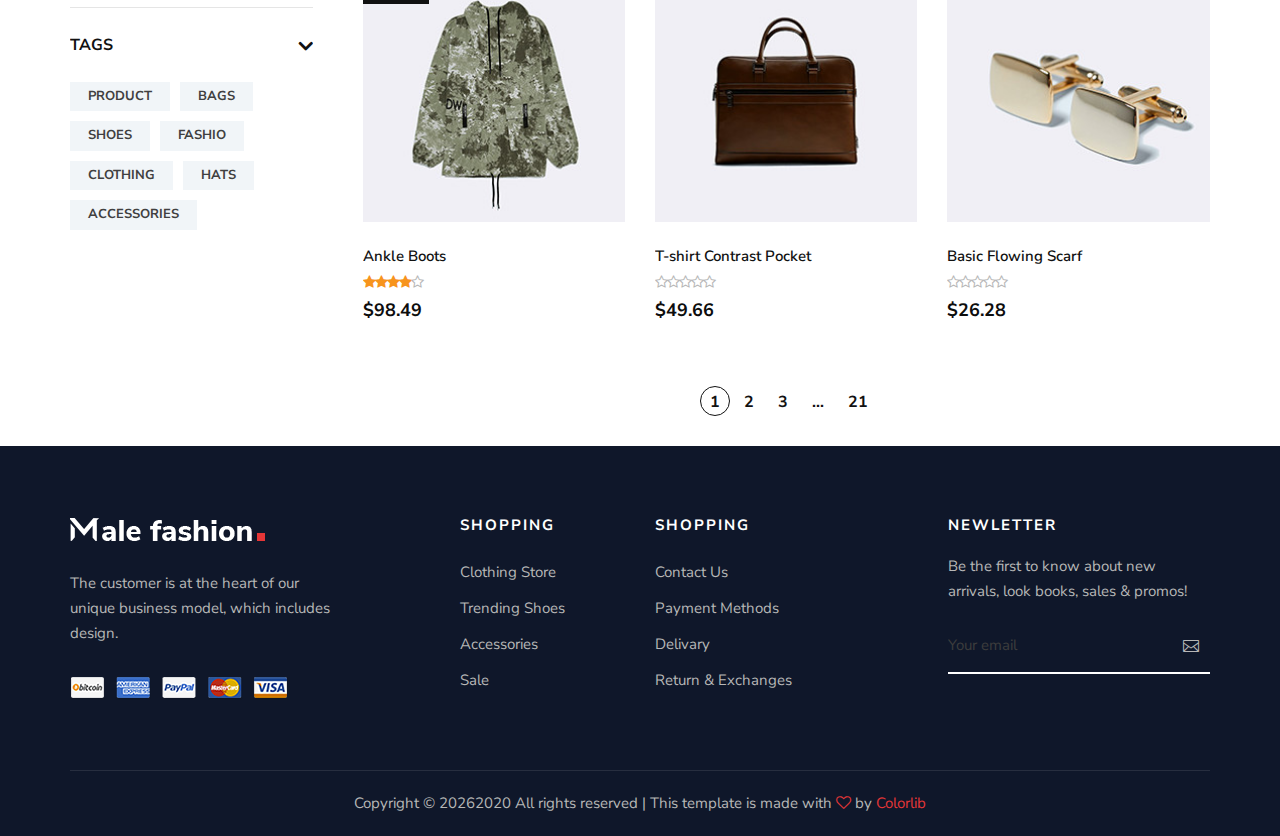
<file: shop.html>
<!DOCTYPE html>
<html lang="en">

<head>
    <meta charset="UTF-8">
    <meta name="description" content="Male_Fashion Template">
    <meta name="keywords" content="Male_Fashion, unica, creative, html">
    <meta name="viewport" content="width=device-width, initial-scale=1.0">
    <meta http-equiv="X-UA-Compatible" content="ie=edge">
    <title>Mrsamase | e-Commerce | Shop</title>

    <!-- Google Font -->
    <link href="https://fonts.googleapis.com/css2?family=Nunito+Sans:wght@300;400;600;700;800;900&display=swap"
    rel="stylesheet">

    <!-- Css Styles -->
    <link rel="stylesheet" href="assets/css/bootstrap.min.css" type="text/css">
    <link rel="stylesheet" href="assets/css/font-awesome.min.css" type="text/css">
    <link rel="stylesheet" href="assets/css/elegant-icons.css" type="text/css">
    <link rel="stylesheet" href="assets/css/magnific-popup.css" type="text/css">
    <link rel="stylesheet" href="assets/css/nice-select.css" type="text/css">
    <link rel="stylesheet" href="assets/css/owl.carousel.min.css" type="text/css">
    <link rel="stylesheet" href="assets/css/slicknav.min.css" type="text/css">
    <link rel="stylesheet" href="assets/css/style.css" type="text/css">
</head>

<body>
    <!-- Page Preloder -->
    <div id="preloder">
        <div class="loader"></div>
    </div>

    <!-- Offcanvas Menu Begin -->
    <div class="offcanvas-menu-overlay"></div>
    <div class="offcanvas-menu-wrapper">
       <ul>
            <li>
                <a>
                    <i class="fa fa-home" aria-hidden="true"></i>
                    <span>Home</span>
                </a>
            </li>
            <li>
                <a>
                    <i class="fa fa-long-arrow-right" aria-hidden="true"></i>
                    <span>Login</span>
                </a>
            </li>
            <li>
                <a>
                    <i class="fa fa-angle-double-right" aria-hidden="true"></i>
                    <span>About</span>
                </a>
            </li>
            <li>
                <a>
                    <i class="fa fa-rss" aria-hidden="true"></i>
                    <span>Contact</span>
                </a>
            </li>
            <li>
                <a>
                    <i class="fa fa-user" aria-hidden="true"></i>
                    <span>My Account</span>
                </a>
            </li>
            <li>
                <a>
                    <i class="fa fa-bars" aria-hidden="true"></i>
                    <span>My Store</span>
                </a>
            </li>
            <li>
                <a>
                    <i class="fa fa-heart-o" aria-hidden="true"></i>
                    <span>My Wishlist</span>
                </a>
            </li>
            <li>
                <a>
                    <i class="fa fa-shopping-cart" aria-hidden="true"></i>
                    <span>My Cart</span>
                </a>
            </li>
            <li>
                <a>
                    <i class="fa fa-list" aria-hidden="true"></i>
                    <span>My Orders</span>
                </a>
            </li>
            <li>
                <a>
                    <i class="fa fa-paper-plane" aria-hidden="true"></i>
                    <span>My Messages</span>
                </a>
            </li>
            <li>
                <a>
                    <i class="fa fa-bell" aria-hidden="true"></i>
                    <span>My Notifications</span>
                </a>
            </li>
            <li>
                <a>
                    <i class="fa fa-long-arrow-right" aria-hidden="true"></i>
                    <span>Logout</span>
                </a>
            </li>
       </ul>
    </div>
    <!-- Offcanvas Menu End -->

    <!-- Header Section Begin -->
    <header class="header">
        <div class="container">
            <div class="row">
                <div class="col-lg-3 col-md-3">
                    <div class="header__logo">
                        <a href="./index.html">
                            <!--<img src="assets/img/logo.png" alt="">-->
                            <img src="assets/img/mrsamase.png" alt="Logo">
                            <div>Mrsamase</div>
                        </a>
                    </div>
                </div>
                <div class="col-lg-6 col-md-6">
                    <nav class="header__menu mobile-menu">
                        <div class="header-row-items">
                            <div class="nav_header_icon">
                                <i class="fa fa-search" aria-hidden="true"></i>
                            </div>
                            <div class="nav_header_search">
                                <input type="search" class="form-control" placeholder="Search products, electronics, clothes..." />
                            </div>
                            <div class="nav_header_filter">
                                <select name="category" id="category">
                                    <option value="">All Categories</option>
                                </select>
                            </div>
                        </div>
                    </nav>
                </div>
                <div class="col-lg-3 col-md-3">
                    <div class="header__nav__option">
                        <a href="#"><i class="fa fa-bell" aria-hidden="true"></i> <sup>0</sup></a>
                        <a href="#"><i class="fa fa-shopping-cart" aria-hidden="true"></i> <sup>0</sup></a>
                        <a href="#"><i class="fa fa-user" aria-hidden="true"></i> </a>
                        <a href="#"><i class="fa fa-bars" aria-hidden="true"></i> </a>
                    </div>
                </div>
            </div>
            <div class="canvas__open"><i class="fa fa-bars"></i></div>
        </div>
    </header>
    <!-- Header Section End -->

    <!-- Breadcrumb Section Begin -->
    <section class="breadcrumb-option">
        <div class="container">
            <div class="row">
                <div class="col-lg-12">
                    <div class="breadcrumb__text">
                        <h4>Shop</h4>
                        <div class="breadcrumb__links">
                            <a href="./index.html">Home</a>
                            <span>Shop</span>
                        </div>
                    </div>
                </div>
            </div>
        </div>
    </section>
    <!-- Breadcrumb Section End -->

    <!-- Shop Section Begin -->
    <section class="shop spad">
        <div class="container">
            <div class="row">
                <div class="col-lg-3">
                    <div class="shop__sidebar">
                        <div class="shop__sidebar__search">
                            <form action="#">
                                <input type="text" placeholder="Search...">
                                <button type="submit"><span class="icon_search"></span></button>
                            </form>
                        </div>
                        <div class="shop__sidebar__accordion">
                            <div class="accordion" id="accordionExample">
                                <div class="card">
                                    <div class="card-heading">
                                        <a data-toggle="collapse" data-target="#collapseOne">Categories</a>
                                    </div>
                                    <div id="collapseOne" class="collapse show" data-parent="#accordionExample">
                                        <div class="card-body">
                                            <div class="shop__sidebar__categories">
                                                <ul class="nice-scroll">
                                                    <li><a href="#">Men (20)</a></li>
                                                    <li><a href="#">Women (20)</a></li>
                                                    <li><a href="#">Bags (20)</a></li>
                                                    <li><a href="#">Clothing (20)</a></li>
                                                    <li><a href="#">Shoes (20)</a></li>
                                                    <li><a href="#">Accessories (20)</a></li>
                                                    <li><a href="#">Kids (20)</a></li>
                                                    <li><a href="#">Kids (20)</a></li>
                                                    <li><a href="#">Kids (20)</a></li>
                                                </ul>
                                            </div>
                                        </div>
                                    </div>
                                </div>
                                <div class="card">
                                    <div class="card-heading">
                                        <a data-toggle="collapse" data-target="#collapseTwo">Branding</a>
                                    </div>
                                    <div id="collapseTwo" class="collapse show" data-parent="#accordionExample">
                                        <div class="card-body">
                                            <div class="shop__sidebar__brand">
                                                <ul>
                                                    <li><a href="#">Louis Vuitton</a></li>
                                                    <li><a href="#">Chanel</a></li>
                                                    <li><a href="#">Hermes</a></li>
                                                    <li><a href="#">Gucci</a></li>
                                                </ul>
                                            </div>
                                        </div>
                                    </div>
                                </div>
                                <div class="card">
                                    <div class="card-heading">
                                        <a data-toggle="collapse" data-target="#collapseThree">Filter Price</a>
                                    </div>
                                    <div id="collapseThree" class="collapse show" data-parent="#accordionExample">
                                        <div class="card-body">
                                            <div class="shop__sidebar__price">
                                                <ul>
                                                    <li><a href="#">$0.00 - $50.00</a></li>
                                                    <li><a href="#">$50.00 - $100.00</a></li>
                                                    <li><a href="#">$100.00 - $150.00</a></li>
                                                    <li><a href="#">$150.00 - $200.00</a></li>
                                                    <li><a href="#">$200.00 - $250.00</a></li>
                                                    <li><a href="#">250.00+</a></li>
                                                </ul>
                                            </div>
                                        </div>
                                    </div>
                                </div>
                                <div class="card">
                                    <div class="card-heading">
                                        <a data-toggle="collapse" data-target="#collapseFour">Size</a>
                                    </div>
                                    <div id="collapseFour" class="collapse show" data-parent="#accordionExample">
                                        <div class="card-body">
                                            <div class="shop__sidebar__size">
                                                <label for="xs">xs
                                                    <input type="radio" id="xs">
                                                </label>
                                                <label for="sm">s
                                                    <input type="radio" id="sm">
                                                </label>
                                                <label for="md">m
                                                    <input type="radio" id="md">
                                                </label>
                                                <label for="xl">xl
                                                    <input type="radio" id="xl">
                                                </label>
                                                <label for="2xl">2xl
                                                    <input type="radio" id="2xl">
                                                </label>
                                                <label for="xxl">xxl
                                                    <input type="radio" id="xxl">
                                                </label>
                                                <label for="3xl">3xl
                                                    <input type="radio" id="3xl">
                                                </label>
                                                <label for="4xl">4xl
                                                    <input type="radio" id="4xl">
                                                </label>
                                            </div>
                                        </div>
                                    </div>
                                </div>
                                <div class="card">
                                    <div class="card-heading">
                                        <a data-toggle="collapse" data-target="#collapseFive">Colors</a>
                                    </div>
                                    <div id="collapseFive" class="collapse show" data-parent="#accordionExample">
                                        <div class="card-body">
                                            <div class="shop__sidebar__color">
                                                <label class="c-1" for="sp-1">
                                                    <input type="radio" id="sp-1">
                                                </label>
                                                <label class="c-2" for="sp-2">
                                                    <input type="radio" id="sp-2">
                                                </label>
                                                <label class="c-3" for="sp-3">
                                                    <input type="radio" id="sp-3">
                                                </label>
                                                <label class="c-4" for="sp-4">
                                                    <input type="radio" id="sp-4">
                                                </label>
                                                <label class="c-5" for="sp-5">
                                                    <input type="radio" id="sp-5">
                                                </label>
                                                <label class="c-6" for="sp-6">
                                                    <input type="radio" id="sp-6">
                                                </label>
                                                <label class="c-7" for="sp-7">
                                                    <input type="radio" id="sp-7">
                                                </label>
                                                <label class="c-8" for="sp-8">
                                                    <input type="radio" id="sp-8">
                                                </label>
                                                <label class="c-9" for="sp-9">
                                                    <input type="radio" id="sp-9">
                                                </label>
                                            </div>
                                        </div>
                                    </div>
                                </div>
                                <div class="card">
                                    <div class="card-heading">
                                        <a data-toggle="collapse" data-target="#collapseSix">Tags</a>
                                    </div>
                                    <div id="collapseSix" class="collapse show" data-parent="#accordionExample">
                                        <div class="card-body">
                                            <div class="shop__sidebar__tags">
                                                <a href="#">Product</a>
                                                <a href="#">Bags</a>
                                                <a href="#">Shoes</a>
                                                <a href="#">Fashio</a>
                                                <a href="#">Clothing</a>
                                                <a href="#">Hats</a>
                                                <a href="#">Accessories</a>
                                            </div>
                                        </div>
                                    </div>
                                </div>
                            </div>
                        </div>
                    </div>
                </div>
                <div class="col-lg-9">
                    <div class="shop__product__option">
                        <div class="row">
                            <div class="col-lg-6 col-md-6 col-sm-6">
                                <div class="shop__product__option__left">
                                    <p>Showing 1–12 of 126 results</p>
                                </div>
                            </div>
                            <div class="col-lg-6 col-md-6 col-sm-6">
                                <div class="shop__product__option__right">
                                    <p>Sort by Price:</p>
                                    <select>
                                        <option value="">Low To High</option>
                                        <option value="">$0 - $55</option>
                                        <option value="">$55 - $100</option>
                                    </select>
                                </div>
                            </div>
                        </div>
                    </div>
                    <div class="row">
                        <div class="col-lg-4 col-md-6 col-sm-6">
                            <div class="product__item">
                                <div class="product__item__pic set-bg" data-setbg="assets/img/product/product-2.jpg">
                                    <ul class="product__hover">
                                        <li><a href="#"><img src="assets/img/icon/heart.png" alt=""></a></li>
                                        <li><a href="#"><img src="assets/img/icon/compare.png" alt=""> <span>Compare</span></a>
                                        </li>
                                        <li><a href="#"><img src="assets/img/icon/search.png" alt=""></a></li>
                                    </ul>
                                </div>
                                <div class="product__item__text">
                                    <h6>Piqué Biker Jacket</h6>
                                    <a href="#" class="add-cart">+ Add To Cart</a>
                                    <div class="rating">
                                        <i class="fa fa-star-o"></i>
                                        <i class="fa fa-star-o"></i>
                                        <i class="fa fa-star-o"></i>
                                        <i class="fa fa-star-o"></i>
                                        <i class="fa fa-star-o"></i>
                                    </div>
                                    <h5>$67.24</h5>
                                    <div class="product__color__select">
                                        <label for="pc-4">
                                            <input type="radio" id="pc-4">
                                        </label>
                                        <label class="active black" for="pc-5">
                                            <input type="radio" id="pc-5">
                                        </label>
                                        <label class="grey" for="pc-6">
                                            <input type="radio" id="pc-6">
                                        </label>
                                    </div>
                                </div>
                            </div>
                        </div>
                        <div class="col-lg-4 col-md-6 col-sm-6">
                            <div class="product__item sale">
                                <div class="product__item__pic set-bg" data-setbg="assets/img/product/product-3.jpg">
                                    <span class="label">Sale</span>
                                    <ul class="product__hover">
                                        <li><a href="#"><img src="assets/img/icon/heart.png" alt=""></a></li>
                                        <li><a href="#"><img src="assets/img/icon/compare.png" alt=""> <span>Compare</span></a>
                                        </li>
                                        <li><a href="#"><img src="assets/img/icon/search.png" alt=""></a></li>
                                    </ul>
                                </div>
                                <div class="product__item__text">
                                    <h6>Multi-pocket Chest Bag</h6>
                                    <a href="#" class="add-cart">+ Add To Cart</a>
                                    <div class="rating">
                                        <i class="fa fa-star"></i>
                                        <i class="fa fa-star"></i>
                                        <i class="fa fa-star"></i>
                                        <i class="fa fa-star"></i>
                                        <i class="fa fa-star-o"></i>
                                    </div>
                                    <h5>$43.48</h5>
                                    <div class="product__color__select">
                                        <label for="pc-7">
                                            <input type="radio" id="pc-7">
                                        </label>
                                        <label class="active black" for="pc-8">
                                            <input type="radio" id="pc-8">
                                        </label>
                                        <label class="grey" for="pc-9">
                                            <input type="radio" id="pc-9">
                                        </label>
                                    </div>
                                </div>
                            </div>
                        </div>
                        <div class="col-lg-4 col-md-6 col-sm-6">
                            <div class="product__item">
                                <div class="product__item__pic set-bg" data-setbg="assets/img/product/product-4.jpg">
                                    <ul class="product__hover">
                                        <li><a href="#"><img src="assets/img/icon/heart.png" alt=""></a></li>
                                        <li><a href="#"><img src="assets/img/icon/compare.png" alt=""> <span>Compare</span></a>
                                        </li>
                                        <li><a href="#"><img src="assets/img/icon/search.png" alt=""></a></li>
                                    </ul>
                                </div>
                                <div class="product__item__text">
                                    <h6>Diagonal Textured Cap</h6>
                                    <a href="#" class="add-cart">+ Add To Cart</a>
                                    <div class="rating">
                                        <i class="fa fa-star-o"></i>
                                        <i class="fa fa-star-o"></i>
                                        <i class="fa fa-star-o"></i>
                                        <i class="fa fa-star-o"></i>
                                        <i class="fa fa-star-o"></i>
                                    </div>
                                    <h5>$60.9</h5>
                                    <div class="product__color__select">
                                        <label for="pc-10">
                                            <input type="radio" id="pc-10">
                                        </label>
                                        <label class="active black" for="pc-11">
                                            <input type="radio" id="pc-11">
                                        </label>
                                        <label class="grey" for="pc-12">
                                            <input type="radio" id="pc-12">
                                        </label>
                                    </div>
                                </div>
                            </div>
                        </div>
                        <div class="col-lg-4 col-md-6 col-sm-6">
                            <div class="product__item sale">
                                <div class="product__item__pic set-bg" data-setbg="assets/img/product/product-6.jpg">
                                    <span class="label">Sale</span>
                                    <ul class="product__hover">
                                        <li><a href="#"><img src="assets/img/icon/heart.png" alt=""></a></li>
                                        <li><a href="#"><img src="assets/img/icon/compare.png" alt=""> <span>Compare</span></a>
                                        </li>
                                        <li><a href="#"><img src="assets/img/icon/search.png" alt=""></a></li>
                                    </ul>
                                </div>
                                <div class="product__item__text">
                                    <h6>Ankle Boots</h6>
                                    <a href="#" class="add-cart">+ Add To Cart</a>
                                    <div class="rating">
                                        <i class="fa fa-star"></i>
                                        <i class="fa fa-star"></i>
                                        <i class="fa fa-star"></i>
                                        <i class="fa fa-star"></i>
                                        <i class="fa fa-star-o"></i>
                                    </div>
                                    <h5>$98.49</h5>
                                    <div class="product__color__select">
                                        <label for="pc-16">
                                            <input type="radio" id="pc-16">
                                        </label>
                                        <label class="active black" for="pc-17">
                                            <input type="radio" id="pc-17">
                                        </label>
                                        <label class="grey" for="pc-18">
                                            <input type="radio" id="pc-18">
                                        </label>
                                    </div>
                                </div>
                            </div>
                        </div>
                        <div class="col-lg-4 col-md-6 col-sm-6">
                            <div class="product__item">
                                <div class="product__item__pic set-bg" data-setbg="assets/img/product/product-7.jpg">
                                    <ul class="product__hover">
                                        <li><a href="#"><img src="assets/img/icon/heart.png" alt=""></a></li>
                                        <li><a href="#"><img src="assets/img/icon/compare.png" alt=""> <span>Compare</span></a>
                                        </li>
                                        <li><a href="#"><img src="assets/img/icon/search.png" alt=""></a></li>
                                    </ul>
                                </div>
                                <div class="product__item__text">
                                    <h6>T-shirt Contrast Pocket</h6>
                                    <a href="#" class="add-cart">+ Add To Cart</a>
                                    <div class="rating">
                                        <i class="fa fa-star-o"></i>
                                        <i class="fa fa-star-o"></i>
                                        <i class="fa fa-star-o"></i>
                                        <i class="fa fa-star-o"></i>
                                        <i class="fa fa-star-o"></i>
                                    </div>
                                    <h5>$49.66</h5>
                                    <div class="product__color__select">
                                        <label for="pc-19">
                                            <input type="radio" id="pc-19">
                                        </label>
                                        <label class="active black" for="pc-20">
                                            <input type="radio" id="pc-20">
                                        </label>
                                        <label class="grey" for="pc-21">
                                            <input type="radio" id="pc-21">
                                        </label>
                                    </div>
                                </div>
                            </div>
                        </div>
                        <div class="col-lg-4 col-md-6 col-sm-6">
                            <div class="product__item">
                                <div class="product__item__pic set-bg" data-setbg="assets/img/product/product-8.jpg">
                                    <ul class="product__hover">
                                        <li><a href="#"><img src="assets/img/icon/heart.png" alt=""></a></li>
                                        <li><a href="#"><img src="assets/img/icon/compare.png" alt=""> <span>Compare</span></a>
                                        </li>
                                        <li><a href="#"><img src="assets/img/icon/search.png" alt=""></a></li>
                                    </ul>
                                </div>
                                <div class="product__item__text">
                                    <h6>Basic Flowing Scarf</h6>
                                    <a href="#" class="add-cart">+ Add To Cart</a>
                                    <div class="rating">
                                        <i class="fa fa-star-o"></i>
                                        <i class="fa fa-star-o"></i>
                                        <i class="fa fa-star-o"></i>
                                        <i class="fa fa-star-o"></i>
                                        <i class="fa fa-star-o"></i>
                                    </div>
                                    <h5>$26.28</h5>
                                    <div class="product__color__select">
                                        <label for="pc-22">
                                            <input type="radio" id="pc-22">
                                        </label>
                                        <label class="active black" for="pc-23">
                                            <input type="radio" id="pc-23">
                                        </label>
                                        <label class="grey" for="pc-24">
                                            <input type="radio" id="pc-24">
                                        </label>
                                    </div>
                                </div>
                            </div>
                        </div>
                        <div class="col-lg-4 col-md-6 col-sm-6">
                            <div class="product__item">
                                <div class="product__item__pic set-bg" data-setbg="assets/img/product/product-9.jpg">
                                    <ul class="product__hover">
                                        <li><a href="#"><img src="assets/img/icon/heart.png" alt=""></a></li>
                                        <li><a href="#"><img src="assets/img/icon/compare.png" alt=""> <span>Compare</span></a>
                                        </li>
                                        <li><a href="#"><img src="assets/img/icon/search.png" alt=""></a></li>
                                    </ul>
                                </div>
                                <div class="product__item__text">
                                    <h6>Piqué Biker Jacket</h6>
                                    <a href="#" class="add-cart">+ Add To Cart</a>
                                    <div class="rating">
                                        <i class="fa fa-star-o"></i>
                                        <i class="fa fa-star-o"></i>
                                        <i class="fa fa-star-o"></i>
                                        <i class="fa fa-star-o"></i>
                                        <i class="fa fa-star-o"></i>
                                    </div>
                                    <h5>$67.24</h5>
                                    <div class="product__color__select">
                                        <label for="pc-25">
                                            <input type="radio" id="pc-25">
                                        </label>
                                        <label class="active black" for="pc-26">
                                            <input type="radio" id="pc-26">
                                        </label>
                                        <label class="grey" for="pc-27">
                                            <input type="radio" id="pc-27">
                                        </label>
                                    </div>
                                </div>
                            </div>
                        </div>
                        <div class="col-lg-4 col-md-6 col-sm-6">
                            <div class="product__item sale">
                                <div class="product__item__pic set-bg" data-setbg="assets/img/product/product-10.jpg">
                                    <span class="label">Sale</span>
                                    <ul class="product__hover">
                                        <li><a href="#"><img src="assets/img/icon/heart.png" alt=""></a></li>
                                        <li><a href="#"><img src="assets/img/icon/compare.png" alt=""> <span>Compare</span></a>
                                        </li>
                                        <li><a href="#"><img src="assets/img/icon/search.png" alt=""></a></li>
                                    </ul>
                                </div>
                                <div class="product__item__text">
                                    <h6>Multi-pocket Chest Bag</h6>
                                    <a href="#" class="add-cart">+ Add To Cart</a>
                                    <div class="rating">
                                        <i class="fa fa-star"></i>
                                        <i class="fa fa-star"></i>
                                        <i class="fa fa-star"></i>
                                        <i class="fa fa-star"></i>
                                        <i class="fa fa-star-o"></i>
                                    </div>
                                    <h5>$43.48</h5>
                                    <div class="product__color__select">
                                        <label for="pc-28">
                                            <input type="radio" id="pc-28">
                                        </label>
                                        <label class="active black" for="pc-29">
                                            <input type="radio" id="pc-29">
                                        </label>
                                        <label class="grey" for="pc-30">
                                            <input type="radio" id="pc-30">
                                        </label>
                                    </div>
                                </div>
                            </div>
                        </div>
                        <div class="col-lg-4 col-md-6 col-sm-6">
                            <div class="product__item">
                                <div class="product__item__pic set-bg" data-setbg="assets/img/product/product-11.jpg">
                                    <ul class="product__hover">
                                        <li><a href="#"><img src="assets/img/icon/heart.png" alt=""></a></li>
                                        <li><a href="#"><img src="assets/img/icon/compare.png" alt=""> <span>Compare</span></a>
                                        </li>
                                        <li><a href="#"><img src="assets/img/icon/search.png" alt=""></a></li>
                                    </ul>
                                </div>
                                <div class="product__item__text">
                                    <h6>Diagonal Textured Cap</h6>
                                    <a href="#" class="add-cart">+ Add To Cart</a>
                                    <div class="rating">
                                        <i class="fa fa-star-o"></i>
                                        <i class="fa fa-star-o"></i>
                                        <i class="fa fa-star-o"></i>
                                        <i class="fa fa-star-o"></i>
                                        <i class="fa fa-star-o"></i>
                                    </div>
                                    <h5>$60.9</h5>
                                    <div class="product__color__select">
                                        <label for="pc-31">
                                            <input type="radio" id="pc-31">
                                        </label>
                                        <label class="active black" for="pc-32">
                                            <input type="radio" id="pc-32">
                                        </label>
                                        <label class="grey" for="pc-33">
                                            <input type="radio" id="pc-33">
                                        </label>
                                    </div>
                                </div>
                            </div>
                        </div>
                        <div class="col-lg-4 col-md-6 col-sm-6">
                            <div class="product__item sale">
                                <div class="product__item__pic set-bg" data-setbg="assets/img/product/product-12.jpg">
                                    <span class="label">Sale</span>
                                    <ul class="product__hover">
                                        <li><a href="#"><img src="assets/img/icon/heart.png" alt=""></a></li>
                                        <li><a href="#"><img src="assets/img/icon/compare.png" alt=""> <span>Compare</span></a>
                                        </li>
                                        <li><a href="#"><img src="assets/img/icon/search.png" alt=""></a></li>
                                    </ul>
                                </div>
                                <div class="product__item__text">
                                    <h6>Ankle Boots</h6>
                                    <a href="#" class="add-cart">+ Add To Cart</a>
                                    <div class="rating">
                                        <i class="fa fa-star"></i>
                                        <i class="fa fa-star"></i>
                                        <i class="fa fa-star"></i>
                                        <i class="fa fa-star"></i>
                                        <i class="fa fa-star-o"></i>
                                    </div>
                                    <h5>$98.49</h5>
                                    <div class="product__color__select">
                                        <label for="pc-34">
                                            <input type="radio" id="pc-34">
                                        </label>
                                        <label class="active black" for="pc-35">
                                            <input type="radio" id="pc-35">
                                        </label>
                                        <label class="grey" for="pc-36">
                                            <input type="radio" id="pc-36">
                                        </label>
                                    </div>
                                </div>
                            </div>
                        </div>
                        <div class="col-lg-4 col-md-6 col-sm-6">
                            <div class="product__item">
                                <div class="product__item__pic set-bg" data-setbg="assets/img/product/product-13.jpg">
                                    <ul class="product__hover">
                                        <li><a href="#"><img src="assets/img/icon/heart.png" alt=""></a></li>
                                        <li><a href="#"><img src="assets/img/icon/compare.png" alt=""> <span>Compare</span></a>
                                        </li>
                                        <li><a href="#"><img src="assets/img/icon/search.png" alt=""></a></li>
                                    </ul>
                                </div>
                                <div class="product__item__text">
                                    <h6>T-shirt Contrast Pocket</h6>
                                    <a href="#" class="add-cart">+ Add To Cart</a>
                                    <div class="rating">
                                        <i class="fa fa-star-o"></i>
                                        <i class="fa fa-star-o"></i>
                                        <i class="fa fa-star-o"></i>
                                        <i class="fa fa-star-o"></i>
                                        <i class="fa fa-star-o"></i>
                                    </div>
                                    <h5>$49.66</h5>
                                    <div class="product__color__select">
                                        <label for="pc-37">
                                            <input type="radio" id="pc-37">
                                        </label>
                                        <label class="active black" for="pc-38">
                                            <input type="radio" id="pc-38">
                                        </label>
                                        <label class="grey" for="pc-39">
                                            <input type="radio" id="pc-39">
                                        </label>
                                    </div>
                                </div>
                            </div>
                        </div>
                        <div class="col-lg-4 col-md-6 col-sm-6">
                            <div class="product__item">
                                <div class="product__item__pic set-bg" data-setbg="assets/img/product/product-14.jpg">
                                    <ul class="product__hover">
                                        <li><a href="#"><img src="assets/img/icon/heart.png" alt=""></a></li>
                                        <li><a href="#"><img src="assets/img/icon/compare.png" alt=""> <span>Compare</span></a>
                                        </li>
                                        <li><a href="#"><img src="assets/img/icon/search.png" alt=""></a></li>
                                    </ul>
                                </div>
                                <div class="product__item__text">
                                    <h6>Basic Flowing Scarf</h6>
                                    <a href="#" class="add-cart">+ Add To Cart</a>
                                    <div class="rating">
                                        <i class="fa fa-star-o"></i>
                                        <i class="fa fa-star-o"></i>
                                        <i class="fa fa-star-o"></i>
                                        <i class="fa fa-star-o"></i>
                                        <i class="fa fa-star-o"></i>
                                    </div>
                                    <h5>$26.28</h5>
                                    <div class="product__color__select">
                                        <label for="pc-40">
                                            <input type="radio" id="pc-40">
                                        </label>
                                        <label class="active black" for="pc-41">
                                            <input type="radio" id="pc-41">
                                        </label>
                                        <label class="grey" for="pc-42">
                                            <input type="radio" id="pc-42">
                                        </label>
                                    </div>
                                </div>
                            </div>
                        </div>
                    </div>
                    <div class="row">
                        <div class="col-lg-12">
                            <div class="product__pagination">
                                <a class="active" href="#">1</a>
                                <a href="#">2</a>
                                <a href="#">3</a>
                                <span>...</span>
                                <a href="#">21</a>
                            </div>
                        </div>
                    </div>
                </div>
            </div>
        </div>
    </section>
    <!-- Shop Section End -->

    <!-- Footer Section Begin -->
    <footer class="footer">
        <div class="container">
            <div class="row">
                <div class="col-lg-3 col-md-6 col-sm-6">
                    <div class="footer__about">
                        <div class="footer__logo">
                            <a href="#"><img src="assets/img/footer-logo.png" alt=""></a>
                        </div>
                        <p>The customer is at the heart of our unique business model, which includes design.</p>
                        <a href="#"><img src="assets/img/payment.png" alt=""></a>
                    </div>
                </div>
                <div class="col-lg-2 offset-lg-1 col-md-3 col-sm-6">
                    <div class="footer__widget">
                        <h6>Shopping</h6>
                        <ul>
                            <li><a href="#">Clothing Store</a></li>
                            <li><a href="#">Trending Shoes</a></li>
                            <li><a href="#">Accessories</a></li>
                            <li><a href="#">Sale</a></li>
                        </ul>
                    </div>
                </div>
                <div class="col-lg-2 col-md-3 col-sm-6">
                    <div class="footer__widget">
                        <h6>Shopping</h6>
                        <ul>
                            <li><a href="#">Contact Us</a></li>
                            <li><a href="#">Payment Methods</a></li>
                            <li><a href="#">Delivary</a></li>
                            <li><a href="#">Return & Exchanges</a></li>
                        </ul>
                    </div>
                </div>
                <div class="col-lg-3 offset-lg-1 col-md-6 col-sm-6">
                    <div class="footer__widget">
                        <h6>NewLetter</h6>
                        <div class="footer__newslatter">
                            <p>Be the first to know about new arrivals, look books, sales & promos!</p>
                            <form action="#">
                                <input type="text" placeholder="Your email">
                                <button type="submit"><span class="icon_mail_alt"></span></button>
                            </form>
                        </div>
                    </div>
                </div>
            </div>
            <div class="row">
                <div class="col-lg-12 text-center">
                    <div class="footer__copyright__text">
                        <!-- Link back to Colorlib can't be removed. Template is licensed under CC BY 3.0. -->
                        <p>Copyright ©
                            <script>
                                document.write(new Date().getFullYear());
                            </script>2020
                            All rights reserved | This template is made with <i class="fa fa-heart-o"
                            aria-hidden="true"></i> by <a href="https://colorlib.com" target="_blank">Colorlib</a>
                        </p>
                        <!-- Link back to Colorlib can't be removed. Template is licensed under CC BY 3.0. -->
                    </div>
                </div>
            </div>
        </div>
    </footer>
    <!-- Footer Section End -->

    <!-- Search Begin -->
    <div class="search-model">
        <div class="h-100 d-flex align-items-center justify-content-center">
            <div class="search-close-switch">+</div>
            <form class="search-model-form">
                <input type="text" id="search-input" placeholder="Search here.....">
            </form>
        </div>
    </div>
    <!-- Search End -->

    <!-- Js Plugins -->
    <script src="assets/js/jquery-3.3.1.min.js"></script>
    <script src="assets/js/bootstrap.min.js"></script>
    <script src="assets/js/jquery.nice-select.min.js"></script>
    <script src="assets/js/jquery.nicescroll.min.js"></script>
    <script src="assets/js/jquery.magnific-popup.min.js"></script>
    <script src="assets/js/jquery.countdown.min.js"></script>
    <script src="assets/js/jquery.slicknav.js"></script>
    <script src="assets/js/mixitup.min.js"></script>
    <script src="assets/js/owl.carousel.min.js"></script>
    <script src="assets/js/main.js"></script>
</body>

</html>
</file>
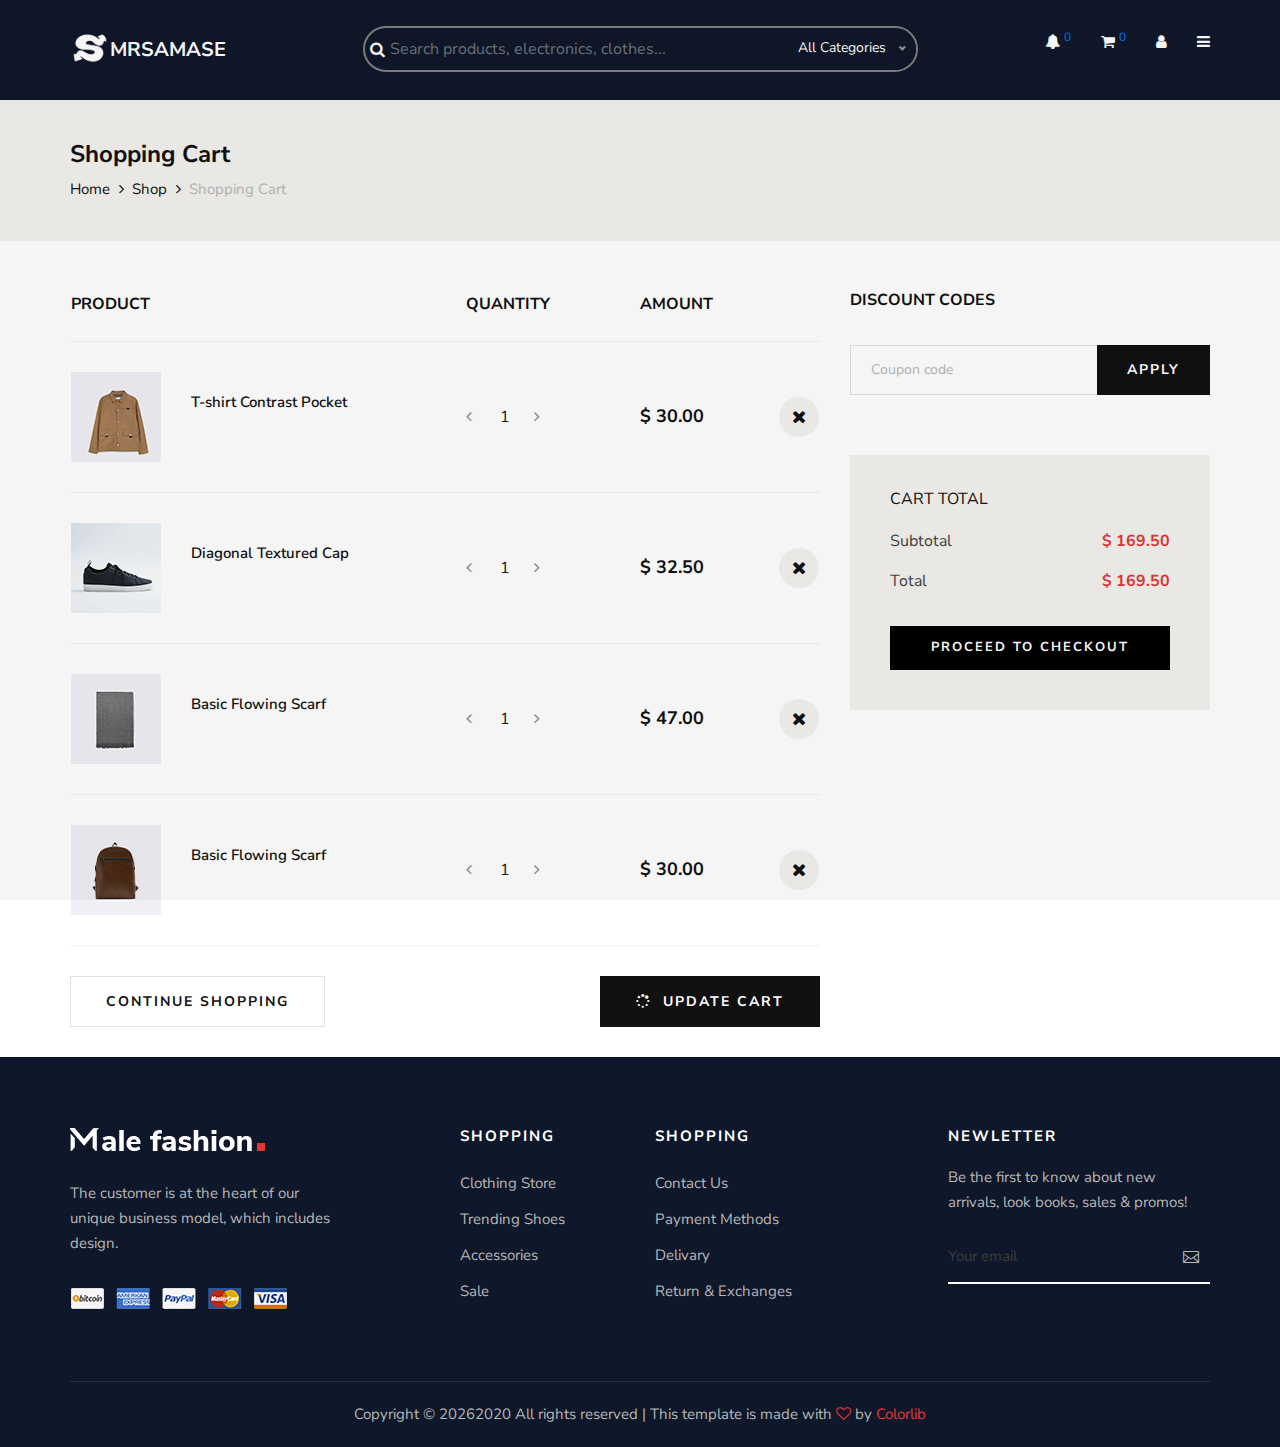
<file: shopping-cart.html>
<!DOCTYPE html>
<html lang="en">

<head>
    <meta charset="UTF-8">
    <meta name="description" content="Male_Fashion Template">
    <meta name="keywords" content="Male_Fashion, unica, creative, html">
    <meta name="viewport" content="width=device-width, initial-scale=1.0">
    <meta http-equiv="X-UA-Compatible" content="ie=edge">
    <title>Mrsamase | e-Commerce | Cart</title>

    <!-- Google Font -->
    <link href="https://fonts.googleapis.com/css2?family=Nunito+Sans:wght@300;400;600;700;800;900&display=swap"
    rel="stylesheet">

    <!-- Css Styles -->
    <link rel="stylesheet" href="assets/css/bootstrap.min.css" type="text/css">
    <link rel="stylesheet" href="assets/css/font-awesome.min.css" type="text/css">
    <link rel="stylesheet" href="assets/css/elegant-icons.css" type="text/css">
    <link rel="stylesheet" href="assets/css/magnific-popup.css" type="text/css">
    <link rel="stylesheet" href="assets/css/nice-select.css" type="text/css">
    <link rel="stylesheet" href="assets/css/owl.carousel.min.css" type="text/css">
    <link rel="stylesheet" href="assets/css/slicknav.min.css" type="text/css">
    <link rel="stylesheet" href="assets/css/style.css" type="text/css">
</head>

<body>
    <!-- Page Preloder -->
    <div id="preloder">
        <div class="loader"></div>
    </div>

    <!-- Offcanvas Menu Begin -->
    <div class="offcanvas-menu-overlay"></div>
    <div class="offcanvas-menu-wrapper">
       <ul>
            <li>
                <a>
                    <i class="fa fa-home" aria-hidden="true"></i>
                    <span>Home</span>
                </a>
            </li>
            <li>
                <a>
                    <i class="fa fa-long-arrow-right" aria-hidden="true"></i>
                    <span>Login</span>
                </a>
            </li>
            <li>
                <a>
                    <i class="fa fa-angle-double-right" aria-hidden="true"></i>
                    <span>About</span>
                </a>
            </li>
            <li>
                <a>
                    <i class="fa fa-rss" aria-hidden="true"></i>
                    <span>Contact</span>
                </a>
            </li>
            <li>
                <a>
                    <i class="fa fa-user" aria-hidden="true"></i>
                    <span>My Account</span>
                </a>
            </li>
            <li>
                <a>
                    <i class="fa fa-bars" aria-hidden="true"></i>
                    <span>My Store</span>
                </a>
            </li>
            <li>
                <a>
                    <i class="fa fa-heart-o" aria-hidden="true"></i>
                    <span>My Wishlist</span>
                </a>
            </li>
            <li>
                <a>
                    <i class="fa fa-shopping-cart" aria-hidden="true"></i>
                    <span>My Cart</span>
                </a>
            </li>
            <li>
                <a>
                    <i class="fa fa-list" aria-hidden="true"></i>
                    <span>My Orders</span>
                </a>
            </li>
            <li>
                <a>
                    <i class="fa fa-paper-plane" aria-hidden="true"></i>
                    <span>My Messages</span>
                </a>
            </li>
            <li>
                <a>
                    <i class="fa fa-bell" aria-hidden="true"></i>
                    <span>My Notifications</span>
                </a>
            </li>
            <li>
                <a>
                    <i class="fa fa-long-arrow-right" aria-hidden="true"></i>
                    <span>Logout</span>
                </a>
            </li>
       </ul>
    </div>
    <!-- Offcanvas Menu End -->

    <!-- Header Section Begin -->
    <header class="header">
        <div class="container">
            <div class="row">
                <div class="col-lg-3 col-md-3">
                    <div class="header__logo">
                        <a href="./index.html">
                            <!--<img src="assets/img/logo.png" alt="">-->
                            <img src="assets/img/mrsamase.png" alt="Logo">
                            <div>Mrsamase</div>
                        </a>
                    </div>
                </div>
                <div class="col-lg-6 col-md-6">
                    <nav class="header__menu mobile-menu">
                        <div class="header-row-items">
                            <div class="nav_header_icon">
                                <i class="fa fa-search" aria-hidden="true"></i>
                            </div>
                            <div class="nav_header_search">
                                <input type="search" class="form-control" placeholder="Search products, electronics, clothes..." />
                            </div>
                            <div class="nav_header_filter">
                                <select name="category" id="category">
                                    <option value="">All Categories</option>
                                </select>
                            </div>
                        </div>
                    </nav>
                </div>
                <div class="col-lg-3 col-md-3">
                    <div class="header__nav__option">
                        <a href="#"><i class="fa fa-bell" aria-hidden="true"></i> <sup>0</sup></a>
                        <a href="#"><i class="fa fa-shopping-cart" aria-hidden="true"></i> <sup>0</sup></a>
                        <a href="#"><i class="fa fa-user" aria-hidden="true"></i> </a>
                        <a href="#"><i class="fa fa-bars" aria-hidden="true"></i> </a>
                    </div>
                </div>
            </div>
            <div class="canvas__open"><i class="fa fa-bars"></i></div>
        </div>
    </header>
    <!-- Header Section End -->

    <!-- Breadcrumb Section Begin -->
    <section class="breadcrumb-option">
        <div class="container">
            <div class="row">
                <div class="col-lg-12">
                    <div class="breadcrumb__text">
                        <h4>Shopping Cart</h4>
                        <div class="breadcrumb__links">
                            <a href="./index.html">Home</a>
                            <a href="./shop.html">Shop</a>
                            <span>Shopping Cart</span>
                        </div>
                    </div>
                </div>
            </div>
        </div>
    </section>
    <!-- Breadcrumb Section End -->

    <!-- Shopping Cart Section Begin -->
    <section class="shopping-cart spad">
        <div class="container">
            <div class="row">
                <div class="col-lg-8">
                    <div class="shopping__cart__table">
                        <table>
                            <thead>
                                <tr>
                                    <th>Product</th>
                                    <th>Quantity</th>
                                    <th>Amount</th>
                                    <th></th>
                                </tr>
                            </thead>
                            <tbody>
                                <tr>
                                    <td class="product__cart__item">
                                        <div class="product__cart__item__pic">
                                            <img src="assets/img/shopping-cart/cart-1.jpg" alt="">
                                        </div>
                                        <div class="product__cart__item__text">
                                            <h6>T-shirt Contrast Pocket</h6>
                                        </div>
                                    </td>
                                    <td class="quantity__item">
                                        <div class="quantity">
                                            <div class="pro-qty-2">
                                                <input type="text" value="1">
                                            </div>
                                        </div>
                                    </td>
                                    <td class="cart__price">$ 30.00</td>
                                    <td class="cart__close"><i class="fa fa-close"></i></td>
                                </tr>
                                <tr>
                                    <td class="product__cart__item">
                                        <div class="product__cart__item__pic">
                                            <img src="assets/img/shopping-cart/cart-2.jpg" alt="">
                                        </div>
                                        <div class="product__cart__item__text">
                                            <h6>Diagonal Textured Cap</h6>
                                        </div>
                                    </td>
                                    <td class="quantity__item">
                                        <div class="quantity">
                                            <div class="pro-qty-2">
                                                <input type="text" value="1">
                                            </div>
                                        </div>
                                    </td>
                                    <td class="cart__price">$ 32.50</td>
                                    <td class="cart__close"><i class="fa fa-close"></i></td>
                                </tr>
                                <tr>
                                    <td class="product__cart__item">
                                        <div class="product__cart__item__pic">
                                            <img src="assets/img/shopping-cart/cart-3.jpg" alt="">
                                        </div>
                                        <div class="product__cart__item__text">
                                            <h6>Basic Flowing Scarf</h6>
                                        </div>
                                    </td>
                                    <td class="quantity__item">
                                        <div class="quantity">
                                            <div class="pro-qty-2">
                                                <input type="text" value="1">
                                            </div>
                                        </div>
                                    </td>
                                    <td class="cart__price">$ 47.00</td>
                                    <td class="cart__close"><i class="fa fa-close"></i></td>
                                </tr>
                                <tr>
                                    <td class="product__cart__item">
                                        <div class="product__cart__item__pic">
                                            <img src="assets/img/shopping-cart/cart-4.jpg" alt="">
                                        </div>
                                        <div class="product__cart__item__text">
                                            <h6>Basic Flowing Scarf</h6>
                                        </div>
                                    </td>
                                    <td class="quantity__item">
                                        <div class="quantity">
                                            <div class="pro-qty-2">
                                                <input type="text" value="1">
                                            </div>
                                        </div>
                                    </td>
                                    <td class="cart__price">$ 30.00</td>
                                    <td class="cart__close"><i class="fa fa-close"></i></td>
                                </tr>
                            </tbody>
                        </table>
                    </div>
                    <div class="row">
                        <div class="col-lg-6 col-md-6 col-sm-6">
                            <div class="continue__btn">
                                <a href="#">Continue Shopping</a>
                            </div>
                        </div>
                        <div class="col-lg-6 col-md-6 col-sm-6">
                            <div class="continue__btn update__btn">
                                <a href="#"><i class="fa fa-spinner"></i> Update cart</a>
                            </div>
                        </div>
                    </div>
                </div>
                <div class="col-lg-4">
                    <div class="cart__discount">
                        <h6>Discount codes</h6>
                        <form action="#">
                            <input type="text" placeholder="Coupon code">
                            <button type="submit">Apply</button>
                        </form>
                    </div>
                    <div class="cart__total">
                        <h6>Cart total</h6>
                        <ul>
                            <li>Subtotal <span>$ 169.50</span></li>
                            <li>Total <span>$ 169.50</span></li>
                        </ul>
                        <a href="#" class="primary-btn">Proceed to checkout</a>
                    </div>
                </div>
            </div>
        </div>
    </section>
    <!-- Shopping Cart Section End -->

    <!-- Footer Section Begin -->
    <footer class="footer">
        <div class="container">
            <div class="row">
                <div class="col-lg-3 col-md-6 col-sm-6">
                    <div class="footer__about">
                        <div class="footer__logo">
                            <a href="#"><img src="assets/img/footer-logo.png" alt=""></a>
                        </div>
                        <p>The customer is at the heart of our unique business model, which includes design.</p>
                        <a href="#"><img src="assets/img/payment.png" alt=""></a>
                    </div>
                </div>
                <div class="col-lg-2 offset-lg-1 col-md-3 col-sm-6">
                    <div class="footer__widget">
                        <h6>Shopping</h6>
                        <ul>
                            <li><a href="#">Clothing Store</a></li>
                            <li><a href="#">Trending Shoes</a></li>
                            <li><a href="#">Accessories</a></li>
                            <li><a href="#">Sale</a></li>
                        </ul>
                    </div>
                </div>
                <div class="col-lg-2 col-md-3 col-sm-6">
                    <div class="footer__widget">
                        <h6>Shopping</h6>
                        <ul>
                            <li><a href="#">Contact Us</a></li>
                            <li><a href="#">Payment Methods</a></li>
                            <li><a href="#">Delivary</a></li>
                            <li><a href="#">Return & Exchanges</a></li>
                        </ul>
                    </div>
                </div>
                <div class="col-lg-3 offset-lg-1 col-md-6 col-sm-6">
                    <div class="footer__widget">
                        <h6>NewLetter</h6>
                        <div class="footer__newslatter">
                            <p>Be the first to know about new arrivals, look books, sales & promos!</p>
                            <form action="#">
                                <input type="text" placeholder="Your email">
                                <button type="submit"><span class="icon_mail_alt"></span></button>
                            </form>
                        </div>
                    </div>
                </div>
            </div>
            <div class="row">
                <div class="col-lg-12 text-center">
                    <div class="footer__copyright__text">
                        <!-- Link back to Colorlib can't be removed. Template is licensed under CC BY 3.0. -->
                        <p>Copyright ©
                            <script>
                                document.write(new Date().getFullYear());
                            </script>2020
                            All rights reserved | This template is made with <i class="fa fa-heart-o"
                            aria-hidden="true"></i> by <a href="https://colorlib.com" target="_blank">Colorlib</a>
                        </p>
                        <!-- Link back to Colorlib can't be removed. Template is licensed under CC BY 3.0. -->
                    </div>
                </div>
            </div>
        </div>
    </footer>
    <!-- Footer Section End -->

    <!-- Search Begin -->
    <div class="search-model">
        <div class="h-100 d-flex align-items-center justify-content-center">
            <div class="search-close-switch">+</div>
            <form class="search-model-form">
                <input type="text" id="search-input" placeholder="Search here.....">
            </form>
        </div>
    </div>
    <!-- Search End -->

    <!-- Js Plugins -->
    <script src="assets/js/jquery-3.3.1.min.js"></script>
    <script src="assets/js/bootstrap.min.js"></script>
    <script src="assets/js/jquery.nice-select.min.js"></script>
    <script src="assets/js/jquery.nicescroll.min.js"></script>
    <script src="assets/js/jquery.magnific-popup.min.js"></script>
    <script src="assets/js/jquery.countdown.min.js"></script>
    <script src="assets/js/jquery.slicknav.js"></script>
    <script src="assets/js/mixitup.min.js"></script>
    <script src="assets/js/owl.carousel.min.js"></script>
    <script src="assets/js/main.js"></script>
</body>

</html>
</file>
<file: assets/css/elegant-icons.css>
@font-face {
	font-family: 'ElegantIcons';
	src:url('../fonts/ElegantIcons.eot');
	src:url('../fonts/ElegantIcons.eot?#iefix') format('embedded-opentype'),
		url('../fonts/ElegantIcons.woff') format('woff'),
		url('../fonts/ElegantIcons.ttf') format('truetype'),
		url('../fonts/ElegantIcons.svg#ElegantIcons') format('svg');
	font-weight: normal;
	font-style: normal;
}

/* Use the following CSS code if you want to use data attributes for inserting your icons */
[data-icon]:before {
	font-family: 'ElegantIcons';
	content: attr(data-icon);
	speak: none;
	font-weight: normal;
	font-variant: normal;
	text-transform: none;
	line-height: 1;
	-webkit-font-smoothing: antialiased;
	-moz-osx-font-smoothing: grayscale;
}

/* Use the following CSS code if you want to have a class per icon */
/*
Instead of a list of all class selectors,
you can use the generic selector below, but it's slower:
[class*="your-class-prefix"] {
*/
.arrow_up, .arrow_down, .arrow_left, .arrow_right, .arrow_left-up, .arrow_right-up, .arrow_right-down, .arrow_left-down, .arrow-up-down, .arrow_up-down_alt, .arrow_left-right_alt, .arrow_left-right, .arrow_expand_alt2, .arrow_expand_alt, .arrow_condense, .arrow_expand, .arrow_move, .arrow_carrot-up, .arrow_carrot-down, .arrow_carrot-left, .arrow_carrot-right, .arrow_carrot-2up, .arrow_carrot-2down, .arrow_carrot-2left, .arrow_carrot-2right, .arrow_carrot-up_alt2, .arrow_carrot-down_alt2, .arrow_carrot-left_alt2, .arrow_carrot-right_alt2, .arrow_carrot-2up_alt2, .arrow_carrot-2down_alt2, .arrow_carrot-2left_alt2, .arrow_carrot-2right_alt2, .arrow_triangle-up, .arrow_triangle-down, .arrow_triangle-left, .arrow_triangle-right, .arrow_triangle-up_alt2, .arrow_triangle-down_alt2, .arrow_triangle-left_alt2, .arrow_triangle-right_alt2, .arrow_back, .icon_minus-06, .icon_plus, .icon_close, .icon_check, .icon_minus_alt2, .icon_plus_alt2, .icon_close_alt2, .icon_check_alt2, .icon_zoom-out_alt, .icon_zoom-in_alt, .icon_search, .icon_box-empty, .icon_box-selected, .icon_minus-box, .icon_plus-box, .icon_box-checked, .icon_circle-empty, .icon_circle-slelected, .icon_stop_alt2, .icon_stop, .icon_pause_alt2, .icon_pause, .icon_menu, .icon_menu-square_alt2, .icon_menu-circle_alt2, .icon_ul, .icon_ol, .icon_adjust-horiz, .icon_adjust-vert, .icon_document_alt, .icon_documents_alt, .icon_pencil, .icon_pencil-edit_alt, .icon_pencil-edit, .icon_folder-alt, .icon_folder-open_alt, .icon_folder-add_alt, .icon_info_alt, .icon_error-oct_alt, .icon_error-circle_alt, .icon_error-triangle_alt, .icon_question_alt2, .icon_question, .icon_comment_alt, .icon_chat_alt, .icon_vol-mute_alt, .icon_volume-low_alt, .icon_volume-high_alt, .icon_quotations, .icon_quotations_alt2, .icon_clock_alt, .icon_lock_alt, .icon_lock-open_alt, .icon_key_alt, .icon_cloud_alt, .icon_cloud-upload_alt, .icon_cloud-download_alt, .icon_image, .icon_images, .icon_lightbulb_alt, .icon_gift_alt, .icon_house_alt, .icon_genius, .icon_mobile, .icon_tablet, .icon_laptop, .icon_desktop, .icon_camera_alt, .icon_mail_alt, .icon_cone_alt, .icon_ribbon_alt, .icon_bag_alt, .icon_creditcard, .icon_cart_alt, .icon_paperclip, .icon_tag_alt, .icon_tags_alt, .icon_trash_alt, .icon_cursor_alt, .icon_mic_alt, .icon_compass_alt, .icon_pin_alt, .icon_pushpin_alt, .icon_map_alt, .icon_drawer_alt, .icon_toolbox_alt, .icon_book_alt, .icon_calendar, .icon_film, .icon_table, .icon_contacts_alt, .icon_headphones, .icon_lifesaver, .icon_piechart, .icon_refresh, .icon_link_alt, .icon_link, .icon_loading, .icon_blocked, .icon_archive_alt, .icon_heart_alt, .icon_star_alt, .icon_star-half_alt, .icon_star, .icon_star-half, .icon_tools, .icon_tool, .icon_cog, .icon_cogs, .arrow_up_alt, .arrow_down_alt, .arrow_left_alt, .arrow_right_alt, .arrow_left-up_alt, .arrow_right-up_alt, .arrow_right-down_alt, .arrow_left-down_alt, .arrow_condense_alt, .arrow_expand_alt3, .arrow_carrot_up_alt, .arrow_carrot-down_alt, .arrow_carrot-left_alt, .arrow_carrot-right_alt, .arrow_carrot-2up_alt, .arrow_carrot-2dwnn_alt, .arrow_carrot-2left_alt, .arrow_carrot-2right_alt, .arrow_triangle-up_alt, .arrow_triangle-down_alt, .arrow_triangle-left_alt, .arrow_triangle-right_alt, .icon_minus_alt, .icon_plus_alt, .icon_close_alt, .icon_check_alt, .icon_zoom-out, .icon_zoom-in, .icon_stop_alt, .icon_menu-square_alt, .icon_menu-circle_alt, .icon_document, .icon_documents, .icon_pencil_alt, .icon_folder, .icon_folder-open, .icon_folder-add, .icon_folder_upload, .icon_folder_download, .icon_info, .icon_error-circle, .icon_error-oct, .icon_error-triangle, .icon_question_alt, .icon_comment, .icon_chat, .icon_vol-mute, .icon_volume-low, .icon_volume-high, .icon_quotations_alt, .icon_clock, .icon_lock, .icon_lock-open, .icon_key, .icon_cloud, .icon_cloud-upload, .icon_cloud-download, .icon_lightbulb, .icon_gift, .icon_house, .icon_camera, .icon_mail, .icon_cone, .icon_ribbon, .icon_bag, .icon_cart, .icon_tag, .icon_tags, .icon_trash, .icon_cursor, .icon_mic, .icon_compass, .icon_pin, .icon_pushpin, .icon_map, .icon_drawer, .icon_toolbox, .icon_book, .icon_contacts, .icon_archive, .icon_heart, .icon_profile, .icon_group, .icon_grid-2x2, .icon_grid-3x3, .icon_music, .icon_pause_alt, .icon_phone, .icon_upload, .icon_download, .social_facebook, .social_twitter, .social_pinterest, .social_googleplus, .social_tumblr, .social_tumbleupon, .social_wordpress, .social_instagram, .social_dribbble, .social_vimeo, .social_linkedin, .social_rss, .social_deviantart, .social_share, .social_myspace, .social_skype, .social_youtube, .social_picassa, .social_googledrive, .social_flickr, .social_blogger, .social_spotify, .social_delicious, .social_facebook_circle, .social_twitter_circle, .social_pinterest_circle, .social_googleplus_circle, .social_tumblr_circle, .social_stumbleupon_circle, .social_wordpress_circle, .social_instagram_circle, .social_dribbble_circle, .social_vimeo_circle, .social_linkedin_circle, .social_rss_circle, .social_deviantart_circle, .social_share_circle, .social_myspace_circle, .social_skype_circle, .social_youtube_circle, .social_picassa_circle, .social_googledrive_alt2, .social_flickr_circle, .social_blogger_circle, .social_spotify_circle, .social_delicious_circle, .social_facebook_square, .social_twitter_square, .social_pinterest_square, .social_googleplus_square, .social_tumblr_square, .social_stumbleupon_square, .social_wordpress_square, .social_instagram_square, .social_dribbble_square, .social_vimeo_square, .social_linkedin_square, .social_rss_square, .social_deviantart_square, .social_share_square, .social_myspace_square, .social_skype_square, .social_youtube_square, .social_picassa_square, .social_googledrive_square, .social_flickr_square, .social_blogger_square, .social_spotify_square, .social_delicious_square, .icon_printer, .icon_calulator, .icon_building, .icon_floppy, .icon_drive, .icon_search-2, .icon_id, .icon_id-2, .icon_puzzle, .icon_like, .icon_dislike, .icon_mug, .icon_currency, .icon_wallet, .icon_pens, .icon_easel, .icon_flowchart, .icon_datareport, .icon_briefcase, .icon_shield, .icon_percent, .icon_globe, .icon_globe-2, .icon_target, .icon_hourglass, .icon_balance, .icon_rook, .icon_printer-alt, .icon_calculator_alt, .icon_building_alt, .icon_floppy_alt, .icon_drive_alt, .icon_search_alt, .icon_id_alt, .icon_id-2_alt, .icon_puzzle_alt, .icon_like_alt, .icon_dislike_alt, .icon_mug_alt, .icon_currency_alt, .icon_wallet_alt, .icon_pens_alt, .icon_easel_alt, .icon_flowchart_alt, .icon_datareport_alt, .icon_briefcase_alt, .icon_shield_alt, .icon_percent_alt, .icon_globe_alt, .icon_clipboard {
	font-family: 'ElegantIcons';
	speak: none;
	font-style: normal;
	font-weight: normal;
	font-variant: normal;
	text-transform: none;
	line-height: 1;
	-webkit-font-smoothing: antialiased;
}
.arrow_up:before {
	content: "\21";
}
.arrow_down:before {
	content: "\22";
}
.arrow_left:before {
	content: "\23";
}
.arrow_right:before {
	content: "\24";
}
.arrow_left-up:before {
	content: "\25";
}
.arrow_right-up:before {
	content: "\26";
}
.arrow_right-down:before {
	content: "\27";
}
.arrow_left-down:before {
	content: "\28";
}
.arrow-up-down:before {
	content: "\29";
}
.arrow_up-down_alt:before {
	content: "\2a";
}
.arrow_left-right_alt:before {
	content: "\2b";
}
.arrow_left-right:before {
	content: "\2c";
}
.arrow_expand_alt2:before {
	content: "\2d";
}
.arrow_expand_alt:before {
	content: "\2e";
}
.arrow_condense:before {
	content: "\2f";
}
.arrow_expand:before {
	content: "\30";
}
.arrow_move:before {
	content: "\31";
}
.arrow_carrot-up:before {
	content: "\32";
}
.arrow_carrot-down:before {
	content: "\33";
}
.arrow_carrot-left:before {
	content: "\34";
}
.arrow_carrot-right:before {
	content: "\35";
}
.arrow_carrot-2up:before {
	content: "\36";
}
.arrow_carrot-2down:before {
	content: "\37";
}
.arrow_carrot-2left:before {
	content: "\38";
}
.arrow_carrot-2right:before {
	content: "\39";
}
.arrow_carrot-up_alt2:before {
	content: "\3a";
}
.arrow_carrot-down_alt2:before {
	content: "\3b";
}
.arrow_carrot-left_alt2:before {
	content: "\3c";
}
.arrow_carrot-right_alt2:before {
	content: "\3d";
}
.arrow_carrot-2up_alt2:before {
	content: "\3e";
}
.arrow_carrot-2down_alt2:before {
	content: "\3f";
}
.arrow_carrot-2left_alt2:before {
	content: "\40";
}
.arrow_carrot-2right_alt2:before {
	content: "\41";
}
.arrow_triangle-up:before {
	content: "\42";
}
.arrow_triangle-down:before {
	content: "\43";
}
.arrow_triangle-left:before {
	content: "\44";
}
.arrow_triangle-right:before {
	content: "\45";
}
.arrow_triangle-up_alt2:before {
	content: "\46";
}
.arrow_triangle-down_alt2:before {
	content: "\47";
}
.arrow_triangle-left_alt2:before {
	content: "\48";
}
.arrow_triangle-right_alt2:before {
	content: "\49";
}
.arrow_back:before {
	content: "\4a";
}
.icon_minus-06:before {
	content: "\4b";
}
.icon_plus:before {
	content: "\4c";
}
.icon_close:before {
	content: "\4d";
}
.icon_check:before {
	content: "\4e";
}
.icon_minus_alt2:before {
	content: "\4f";
}
.icon_plus_alt2:before {
	content: "\50";
}
.icon_close_alt2:before {
	content: "\51";
}
.icon_check_alt2:before {
	content: "\52";
}
.icon_zoom-out_alt:before {
	content: "\53";
}
.icon_zoom-in_alt:before {
	content: "\54";
}
.icon_search:before {
	content: "\55";
}
.icon_box-empty:before {
	content: "\56";
}
.icon_box-selected:before {
	content: "\57";
}
.icon_minus-box:before {
	content: "\58";
}
.icon_plus-box:before {
	content: "\59";
}
.icon_box-checked:before {
	content: "\5a";
}
.icon_circle-empty:before {
	content: "\5b";
}
.icon_circle-slelected:before {
	content: "\5c";
}
.icon_stop_alt2:before {
	content: "\5d";
}
.icon_stop:before {
	content: "\5e";
}
.icon_pause_alt2:before {
	content: "\5f";
}
.icon_pause:before {
	content: "\60";
}
.icon_menu:before {
	content: "\61";
}
.icon_menu-square_alt2:before {
	content: "\62";
}
.icon_menu-circle_alt2:before {
	content: "\63";
}
.icon_ul:before {
	content: "\64";
}
.icon_ol:before {
	content: "\65";
}
.icon_adjust-horiz:before {
	content: "\66";
}
.icon_adjust-vert:before {
	content: "\67";
}
.icon_document_alt:before {
	content: "\68";
}
.icon_documents_alt:before {
	content: "\69";
}
.icon_pencil:before {
	content: "\6a";
}
.icon_pencil-edit_alt:before {
	content: "\6b";
}
.icon_pencil-edit:before {
	content: "\6c";
}
.icon_folder-alt:before {
	content: "\6d";
}
.icon_folder-open_alt:before {
	content: "\6e";
}
.icon_folder-add_alt:before {
	content: "\6f";
}
.icon_info_alt:before {
	content: "\70";
}
.icon_error-oct_alt:before {
	content: "\71";
}
.icon_error-circle_alt:before {
	content: "\72";
}
.icon_error-triangle_alt:before {
	content: "\73";
}
.icon_question_alt2:before {
	content: "\74";
}
.icon_question:before {
	content: "\75";
}
.icon_comment_alt:before {
	content: "\76";
}
.icon_chat_alt:before {
	content: "\77";
}
.icon_vol-mute_alt:before {
	content: "\78";
}
.icon_volume-low_alt:before {
	content: "\79";
}
.icon_volume-high_alt:before {
	content: "\7a";
}
.icon_quotations:before {
	content: "\7b";
}
.icon_quotations_alt2:before {
	content: "\7c";
}
.icon_clock_alt:before {
	content: "\7d";
}
.icon_lock_alt:before {
	content: "\7e";
}
.icon_lock-open_alt:before {
	content: "\e000";
}
.icon_key_alt:before {
	content: "\e001";
}
.icon_cloud_alt:before {
	content: "\e002";
}
.icon_cloud-upload_alt:before {
	content: "\e003";
}
.icon_cloud-download_alt:before {
	content: "\e004";
}
.icon_image:before {
	content: "\e005";
}
.icon_images:before {
	content: "\e006";
}
.icon_lightbulb_alt:before {
	content: "\e007";
}
.icon_gift_alt:before {
	content: "\e008";
}
.icon_house_alt:before {
	content: "\e009";
}
.icon_genius:before {
	content: "\e00a";
}
.icon_mobile:before {
	content: "\e00b";
}
.icon_tablet:before {
	content: "\e00c";
}
.icon_laptop:before {
	content: "\e00d";
}
.icon_desktop:before {
	content: "\e00e";
}
.icon_camera_alt:before {
	content: "\e00f";
}
.icon_mail_alt:before {
	content: "\e010";
}
.icon_cone_alt:before {
	content: "\e011";
}
.icon_ribbon_alt:before {
	content: "\e012";
}
.icon_bag_alt:before {
	content: "\e013";
}
.icon_creditcard:before {
	content: "\e014";
}
.icon_cart_alt:before {
	content: "\e015";
}
.icon_paperclip:before {
	content: "\e016";
}
.icon_tag_alt:before {
	content: "\e017";
}
.icon_tags_alt:before {
	content: "\e018";
}
.icon_trash_alt:before {
	content: "\e019";
}
.icon_cursor_alt:before {
	content: "\e01a";
}
.icon_mic_alt:before {
	content: "\e01b";
}
.icon_compass_alt:before {
	content: "\e01c";
}
.icon_pin_alt:before {
	content: "\e01d";
}
.icon_pushpin_alt:before {
	content: "\e01e";
}
.icon_map_alt:before {
	content: "\e01f";
}
.icon_drawer_alt:before {
	content: "\e020";
}
.icon_toolbox_alt:before {
	content: "\e021";
}
.icon_book_alt:before {
	content: "\e022";
}
.icon_calendar:before {
	content: "\e023";
}
.icon_film:before {
	content: "\e024";
}
.icon_table:before {
	content: "\e025";
}
.icon_contacts_alt:before {
	content: "\e026";
}
.icon_headphones:before {
	content: "\e027";
}
.icon_lifesaver:before {
	content: "\e028";
}
.icon_piechart:before {
	content: "\e029";
}
.icon_refresh:before {
	content: "\e02a";
}
.icon_link_alt:before {
	content: "\e02b";
}
.icon_link:before {
	content: "\e02c";
}
.icon_loading:before {
	content: "\e02d";
}
.icon_blocked:before {
	content: "\e02e";
}
.icon_archive_alt:before {
	content: "\e02f";
}
.icon_heart_alt:before {
	content: "\e030";
}
.icon_star_alt:before {
	content: "\e031";
}
.icon_star-half_alt:before {
	content: "\e032";
}
.icon_star:before {
	content: "\e033";
}
.icon_star-half:before {
	content: "\e034";
}
.icon_tools:before {
	content: "\e035";
}
.icon_tool:before {
	content: "\e036";
}
.icon_cog:before {
	content: "\e037";
}
.icon_cogs:before {
	content: "\e038";
}
.arrow_up_alt:before {
	content: "\e039";
}
.arrow_down_alt:before {
	content: "\e03a";
}
.arrow_left_alt:before {
	content: "\e03b";
}
.arrow_right_alt:before {
	content: "\e03c";
}
.arrow_left-up_alt:before {
	content: "\e03d";
}
.arrow_right-up_alt:before {
	content: "\e03e";
}
.arrow_right-down_alt:before {
	content: "\e03f";
}
.arrow_left-down_alt:before {
	content: "\e040";
}
.arrow_condense_alt:before {
	content: "\e041";
}
.arrow_expand_alt3:before {
	content: "\e042";
}
.arrow_carrot_up_alt:before {
	content: "\e043";
}
.arrow_carrot-down_alt:before {
	content: "\e044";
}
.arrow_carrot-left_alt:before {
	content: "\e045";
}
.arrow_carrot-right_alt:before {
	content: "\e046";
}
.arrow_carrot-2up_alt:before {
	content: "\e047";
}
.arrow_carrot-2dwnn_alt:before {
	content: "\e048";
}
.arrow_carrot-2left_alt:before {
	content: "\e049";
}
.arrow_carrot-2right_alt:before {
	content: "\e04a";
}
.arrow_triangle-up_alt:before {
	content: "\e04b";
}
.arrow_triangle-down_alt:before {
	content: "\e04c";
}
.arrow_triangle-left_alt:before {
	content: "\e04d";
}
.arrow_triangle-right_alt:before {
	content: "\e04e";
}
.icon_minus_alt:before {
	content: "\e04f";
}
.icon_plus_alt:before {
	content: "\e050";
}
.icon_close_alt:before {
	content: "\e051";
}
.icon_check_alt:before {
	content: "\e052";
}
.icon_zoom-out:before {
	content: "\e053";
}
.icon_zoom-in:before {
	content: "\e054";
}
.icon_stop_alt:before {
	content: "\e055";
}
.icon_menu-square_alt:before {
	content: "\e056";
}
.icon_menu-circle_alt:before {
	content: "\e057";
}
.icon_document:before {
	content: "\e058";
}
.icon_documents:before {
	content: "\e059";
}
.icon_pencil_alt:before {
	content: "\e05a";
}
.icon_folder:before {
	content: "\e05b";
}
.icon_folder-open:before {
	content: "\e05c";
}
.icon_folder-add:before {
	content: "\e05d";
}
.icon_folder_upload:before {
	content: "\e05e";
}
.icon_folder_download:before {
	content: "\e05f";
}
.icon_info:before {
	content: "\e060";
}
.icon_error-circle:before {
	content: "\e061";
}
.icon_error-oct:before {
	content: "\e062";
}
.icon_error-triangle:before {
	content: "\e063";
}
.icon_question_alt:before {
	content: "\e064";
}
.icon_comment:before {
	content: "\e065";
}
.icon_chat:before {
	content: "\e066";
}
.icon_vol-mute:before {
	content: "\e067";
}
.icon_volume-low:before {
	content: "\e068";
}
.icon_volume-high:before {
	content: "\e069";
}
.icon_quotations_alt:before {
	content: "\e06a";
}
.icon_clock:before {
	content: "\e06b";
}
.icon_lock:before {
	content: "\e06c";
}
.icon_lock-open:before {
	content: "\e06d";
}
.icon_key:before {
	content: "\e06e";
}
.icon_cloud:before {
	content: "\e06f";
}
.icon_cloud-upload:before {
	content: "\e070";
}
.icon_cloud-download:before {
	content: "\e071";
}
.icon_lightbulb:before {
	content: "\e072";
}
.icon_gift:before {
	content: "\e073";
}
.icon_house:before {
	content: "\e074";
}
.icon_camera:before {
	content: "\e075";
}
.icon_mail:before {
	content: "\e076";
}
.icon_cone:before {
	content: "\e077";
}
.icon_ribbon:before {
	content: "\e078";
}
.icon_bag:before {
	content: "\e079";
}
.icon_cart:before {
	content: "\e07a";
}
.icon_tag:before {
	content: "\e07b";
}
.icon_tags:before {
	content: "\e07c";
}
.icon_trash:before {
	content: "\e07d";
}
.icon_cursor:before {
	content: "\e07e";
}
.icon_mic:before {
	content: "\e07f";
}
.icon_compass:before {
	content: "\e080";
}
.icon_pin:before {
	content: "\e081";
}
.icon_pushpin:before {
	content: "\e082";
}
.icon_map:before {
	content: "\e083";
}
.icon_drawer:before {
	content: "\e084";
}
.icon_toolbox:before {
	content: "\e085";
}
.icon_book:before {
	content: "\e086";
}
.icon_contacts:before {
	content: "\e087";
}
.icon_archive:before {
	content: "\e088";
}
.icon_heart:before {
	content: "\e089";
}
.icon_profile:before {
	content: "\e08a";
}
.icon_group:before {
	content: "\e08b";
}
.icon_grid-2x2:before {
	content: "\e08c";
}
.icon_grid-3x3:before {
	content: "\e08d";
}
.icon_music:before {
	content: "\e08e";
}
.icon_pause_alt:before {
	content: "\e08f";
}
.icon_phone:before {
	content: "\e090";
}
.icon_upload:before {
	content: "\e091";
}
.icon_download:before {
	content: "\e092";
}
.social_facebook:before {
	content: "\e093";
}
.social_twitter:before {
	content: "\e094";
}
.social_pinterest:before {
	content: "\e095";
}
.social_googleplus:before {
	content: "\e096";
}
.social_tumblr:before {
	content: "\e097";
}
.social_tumbleupon:before {
	content: "\e098";
}
.social_wordpress:before {
	content: "\e099";
}
.social_instagram:before {
	content: "\e09a";
}
.social_dribbble:before {
	content: "\e09b";
}
.social_vimeo:before {
	content: "\e09c";
}
.social_linkedin:before {
	content: "\e09d";
}
.social_rss:before {
	content: "\e09e";
}
.social_deviantart:before {
	content: "\e09f";
}
.social_share:before {
	content: "\e0a0";
}
.social_myspace:before {
	content: "\e0a1";
}
.social_skype:before {
	content: "\e0a2";
}
.social_youtube:before {
	content: "\e0a3";
}
.social_picassa:before {
	content: "\e0a4";
}
.social_googledrive:before {
	content: "\e0a5";
}
.social_flickr:before {
	content: "\e0a6";
}
.social_blogger:before {
	content: "\e0a7";
}
.social_spotify:before {
	content: "\e0a8";
}
.social_delicious:before {
	content: "\e0a9";
}
.social_facebook_circle:before {
	content: "\e0aa";
}
.social_twitter_circle:before {
	content: "\e0ab";
}
.social_pinterest_circle:before {
	content: "\e0ac";
}
.social_googleplus_circle:before {
	content: "\e0ad";
}
.social_tumblr_circle:before {
	content: "\e0ae";
}
.social_stumbleupon_circle:before {
	content: "\e0af";
}
.social_wordpress_circle:before {
	content: "\e0b0";
}
.social_instagram_circle:before {
	content: "\e0b1";
}
.social_dribbble_circle:before {
	content: "\e0b2";
}
.social_vimeo_circle:before {
	content: "\e0b3";
}
.social_linkedin_circle:before {
	content: "\e0b4";
}
.social_rss_circle:before {
	content: "\e0b5";
}
.social_deviantart_circle:before {
	content: "\e0b6";
}
.social_share_circle:before {
	content: "\e0b7";
}
.social_myspace_circle:before {
	content: "\e0b8";
}
.social_skype_circle:before {
	content: "\e0b9";
}
.social_youtube_circle:before {
	content: "\e0ba";
}
.social_picassa_circle:before {
	content: "\e0bb";
}
.social_googledrive_alt2:before {
	content: "\e0bc";
}
.social_flickr_circle:before {
	content: "\e0bd";
}
.social_blogger_circle:before {
	content: "\e0be";
}
.social_spotify_circle:before {
	content: "\e0bf";
}
.social_delicious_circle:before {
	content: "\e0c0";
}
.social_facebook_square:before {
	content: "\e0c1";
}
.social_twitter_square:before {
	content: "\e0c2";
}
.social_pinterest_square:before {
	content: "\e0c3";
}
.social_googleplus_square:before {
	content: "\e0c4";
}
.social_tumblr_square:before {
	content: "\e0c5";
}
.social_stumbleupon_square:before {
	content: "\e0c6";
}
.social_wordpress_square:before {
	content: "\e0c7";
}
.social_instagram_square:before {
	content: "\e0c8";
}
.social_dribbble_square:before {
	content: "\e0c9";
}
.social_vimeo_square:before {
	content: "\e0ca";
}
.social_linkedin_square:before {
	content: "\e0cb";
}
.social_rss_square:before {
	content: "\e0cc";
}
.social_deviantart_square:before {
	content: "\e0cd";
}
.social_share_square:before {
	content: "\e0ce";
}
.social_myspace_square:before {
	content: "\e0cf";
}
.social_skype_square:before {
	content: "\e0d0";
}
.social_youtube_square:before {
	content: "\e0d1";
}
.social_picassa_square:before {
	content: "\e0d2";
}
.social_googledrive_square:before {
	content: "\e0d3";
}
.social_flickr_square:before {
	content: "\e0d4";
}
.social_blogger_square:before {
	content: "\e0d5";
}
.social_spotify_square:before {
	content: "\e0d6";
}
.social_delicious_square:before {
	content: "\e0d7";
}
.icon_printer:before {
	content: "\e103";
}
.icon_calulator:before {
	content: "\e0ee";
}
.icon_building:before {
	content: "\e0ef";
}
.icon_floppy:before {
	content: "\e0e8";
}
.icon_drive:before {
	content: "\e0ea";
}
.icon_search-2:before {
	content: "\e101";
}
.icon_id:before {
	content: "\e107";
}
.icon_id-2:before {
	content: "\e108";
}
.icon_puzzle:before {
	content: "\e102";
}
.icon_like:before {
	content: "\e106";
}
.icon_dislike:before {
	content: "\e0eb";
}
.icon_mug:before {
	content: "\e105";
}
.icon_currency:before {
	content: "\e0ed";
}
.icon_wallet:before {
	content: "\e100";
}
.icon_pens:before {
	content: "\e104";
}
.icon_easel:before {
	content: "\e0e9";
}
.icon_flowchart:before {
	content: "\e109";
}
.icon_datareport:before {
	content: "\e0ec";
}
.icon_briefcase:before {
	content: "\e0fe";
}
.icon_shield:before {
	content: "\e0f6";
}
.icon_percent:before {
	content: "\e0fb";
}
.icon_globe:before {
	content: "\e0e2";
}
.icon_globe-2:before {
	content: "\e0e3";
}
.icon_target:before {
	content: "\e0f5";
}
.icon_hourglass:before {
	content: "\e0e1";
}
.icon_balance:before {
	content: "\e0ff";
}
.icon_rook:before {
	content: "\e0f8";
}
.icon_printer-alt:before {
	content: "\e0fa";
}
.icon_calculator_alt:before {
	content: "\e0e7";
}
.icon_building_alt:before {
	content: "\e0fd";
}
.icon_floppy_alt:before {
	content: "\e0e4";
}
.icon_drive_alt:before {
	content: "\e0e5";
}
.icon_search_alt:before {
	content: "\e0f7";
}
.icon_id_alt:before {
	content: "\e0e0";
}
.icon_id-2_alt:before {
	content: "\e0fc";
}
.icon_puzzle_alt:before {
	content: "\e0f9";
}
.icon_like_alt:before {
	content: "\e0dd";
}
.icon_dislike_alt:before {
	content: "\e0f1";
}
.icon_mug_alt:before {
	content: "\e0dc";
}
.icon_currency_alt:before {
	content: "\e0f3";
}
.icon_wallet_alt:before {
	content: "\e0d8";
}
.icon_pens_alt:before {
	content: "\e0db";
}
.icon_easel_alt:before {
	content: "\e0f0";
}
.icon_flowchart_alt:before {
	content: "\e0df";
}
.icon_datareport_alt:before {
	content: "\e0f2";
}
.icon_briefcase_alt:before {
	content: "\e0f4";
}
.icon_shield_alt:before {
	content: "\e0d9";
}
.icon_percent_alt:before {
	content: "\e0da";
}
.icon_globe_alt:before {
	content: "\e0de";
}
.icon_clipboard:before {
	content: "\e0e6";
}


	.glyph {
		float: left;
		text-align: center;
		padding: .75em;
		margin: .4em 1.5em .75em 0;
		width: 6em;
text-shadow: none;
	}
        .glyph_big {
        font-size: 128px;
        color: #59c5dc;
        float: left;
        margin-right: 20px;
        }

        .glyph div { padding-bottom: 10px;}

	.glyph input {
		font-family: consolas, monospace;
		font-size: 12px;
		width: 100%;
		text-align: center;
		border: 0;
		box-shadow: 0 0 0 1px #ccc;
		padding: .2em;
                -moz-border-radius: 5px;
                -webkit-border-radius: 5px;
	}
	.centered {
		margin-left: auto;
		margin-right: auto;
	}
	.glyph .fs1 {
		font-size: 2em;
	}
</file>
<file: assets/css/nice-select.css>
.nice-select {
  -webkit-tap-highlight-color: transparent;
  background-color: #fff;
  border-radius: 5px;
  border: solid 1px #e8e8e8;
  box-sizing: border-box;
  clear: both;
  cursor: pointer;
  display: block;
  float: left;
  font-family: inherit;
  font-size: 14px;
  font-weight: normal;
  height: 42px;
  line-height: 40px;
  outline: none;
  padding-left: 18px;
  padding-right: 30px;
  position: relative;
  text-align: left !important;
  -webkit-transition: all 0.2s ease-in-out;
  transition: all 0.2s ease-in-out;
  -webkit-user-select: none;
     -moz-user-select: none;
      -ms-user-select: none;
          user-select: none;
  white-space: nowrap;
  width: auto; }
  .nice-select:hover {
    border-color: #dbdbdb; }
  .nice-select:active, .nice-select.open, .nice-select:focus {
    border-color: #999; }
  .nice-select:after {
    border-bottom: 2px solid #999;
    border-right: 2px solid #999;
    content: '';
    display: block;
    height: 5px;
    margin-top: -4px;
    pointer-events: none;
    position: absolute;
    right: 12px;
    top: 50%;
    -webkit-transform-origin: 66% 66%;
        -ms-transform-origin: 66% 66%;
            transform-origin: 66% 66%;
    -webkit-transform: rotate(45deg);
        -ms-transform: rotate(45deg);
            transform: rotate(45deg);
    -webkit-transition: all 0.15s ease-in-out;
    transition: all 0.15s ease-in-out;
    width: 5px; }
  .nice-select.open:after {
    -webkit-transform: rotate(-135deg);
        -ms-transform: rotate(-135deg);
            transform: rotate(-135deg); }
  .nice-select.open .list {
    opacity: 1;
    pointer-events: auto;
    -webkit-transform: scale(1) translateY(0);
        -ms-transform: scale(1) translateY(0);
            transform: scale(1) translateY(0); }
  .nice-select.disabled {
    border-color: #ededed;
    color: #999;
    pointer-events: none; }
    .nice-select.disabled:after {
      border-color: #cccccc; }
  .nice-select.wide {
    width: 100%; }
    .nice-select.wide .list {
      left: 0 !important;
      right: 0 !important; }
  .nice-select.right {
    float: right; }
    .nice-select.right .list {
      left: auto;
      right: 0; }
  .nice-select.small {
    font-size: 12px;
    height: 36px;
    line-height: 34px; }
    .nice-select.small:after {
      height: 4px;
      width: 4px; }
    .nice-select.small .option {
      line-height: 34px;
      min-height: 34px; }
  .nice-select .list {
    background-color: #fff;
    border-radius: 5px;
    box-shadow: 0 0 0 1px rgba(68, 68, 68, 0.11);
    box-sizing: border-box;
    margin-top: 4px;
    opacity: 0;
    overflow: hidden;
    padding: 0;
    pointer-events: none;
    position: absolute;
    top: 100%;
    left: 0;
    -webkit-transform-origin: 50% 0;
        -ms-transform-origin: 50% 0;
            transform-origin: 50% 0;
    -webkit-transform: scale(0.75) translateY(-21px);
        -ms-transform: scale(0.75) translateY(-21px);
            transform: scale(0.75) translateY(-21px);
    -webkit-transition: all 0.2s cubic-bezier(0.5, 0, 0, 1.25), opacity 0.15s ease-out;
    transition: all 0.2s cubic-bezier(0.5, 0, 0, 1.25), opacity 0.15s ease-out;
    z-index: 9; }
    .nice-select .list:hover .option:not(:hover) {
      background-color: transparent !important; }
  .nice-select .option {
    cursor: pointer;
    font-weight: 400;
    line-height: 40px;
    list-style: none;
    min-height: 40px;
    outline: none;
    padding-left: 18px;
    padding-right: 29px;
    text-align: left;
    -webkit-transition: all 0.2s;
    transition: all 0.2s; }
    .nice-select .option:hover, .nice-select .option.focus, .nice-select .option.selected.focus {
      background-color: rgb(15, 23, 42);
	    color: white;
      /*background-color: #f6f6f6;*/
    }
    .nice-select .option.selected {
      font-weight: bold; }
    .nice-select .option.disabled {
      background-color: transparent;
      color: #999;
      cursor: default; }

.no-csspointerevents .nice-select .list {
  display: none; }

.no-csspointerevents .nice-select.open .list {
  display: block; }
</file>
<file: assets/css/style.css>
/******************************************************************
  Template Name: Male Fashion
  Description: Male Fashion - ecommerce teplate
  Author: Colorib
  Author URI: https://www.colorib.com/
  Version: 1.0
  Created: Colorib 
******************************************************************/

/*------------------------------------------------------------------
[Table of contents]

1.  Template default CSS
	1.1	Variables
	1.2	Mixins
	1.3	Flexbox
	1.4	Reset
2.  Helper Css
3.  Header Section
4.  Hero Section
5.  Banner Section
6.  Product Section
7.  Intagram Section
8.  Latest Section
9.  Contact
10.  Footer Style
-------------------------------------------------------------------*/

/*----------------------------------------*/
/* Template default CSS
/*----------------------------------------*/

html,
body {
	height: 100%;
	font-family: "Nunito Sans", sans-serif;
	-webkit-font-smoothing: antialiased;
}

h1,
h2,
h3,
h4,
h5,
h6 {
	margin: 0;
	color: #111111;
	font-weight: 400;
	font-family: "Nunito Sans", sans-serif;
}

h1 {
	font-size: 70px;
}

h2 {
	font-size: 36px;
}

h3 {
	font-size: 30px;
}

h4 {
	font-size: 24px;
}

h5 {
	font-size: 18px;
}

h6 {
	font-size: 16px;
}

p {
	font-size: 15px;
	font-family: "Nunito Sans", sans-serif;
	color: #3d3d3d;
	font-weight: 400;
	line-height: 25px;
	margin: 0 0 15px 0;
}

img {
	max-width: 100%;
}

input:focus,
select:focus,
button:focus,
textarea:focus {
	outline: none;
}

a:hover,
a:focus {
	text-decoration: none;
	outline: none;
	color: #ffffff;
}

ul,
ol {
	padding: 0;
	margin: 0;
}

/*---------------------
  Helper CSS
-----------------------*/

.section-title {
	margin-bottom: 45px;
	text-align: center;
}

.section-title span {
	color: #e53637;
	font-size: 14px;
	font-weight: 700;
	text-transform: uppercase;
	letter-spacing: 2px;
	margin-bottom: 15px;
	display: block;
}

.section-title h2 {
	color: #111111;
	font-weight: 700;
	line-height: 46px;
}

.set-bg {
	background-repeat: no-repeat;
	background-size: cover;
	background-position: top center;
}

.spad {
	padding-top: 50px;
	padding-bottom: 30px;
}

.text-white h1,
.text-white h2,
.text-white h3,
.text-white h4,
.text-white h5,
.text-white h6,
.text-white p,
.text-white span,
.text-white li,
.text-white a {
	color: #fff;
}

/* buttons */

.primary-btn {
	display: inline-block;
	font-size: 13px;
	font-weight: 700;
	text-transform: uppercase;
	padding: 14px 30px;
	color: #ffffff;
	background: #000000;
	letter-spacing: 4px;
}

.site-btn {
	font-size: 14px;
	color: #ffffff;
	background: #111111;
	font-weight: 700;
	border: none;
	text-transform: uppercase;
	display: inline-block;
	padding: 14px 30px;
}

/* Preloder */

#preloder {
	position: fixed;
	width: 100%;
	height: 100%;
	top: 0;
	left: 0;
	z-index: 999999;
	background: #000;
}

.loader {
	width: 40px;
	height: 40px;
	position: absolute;
	top: 50%;
	left: 50%;
	margin-top: -13px;
	margin-left: -13px;
	border-radius: 60px;
	animation: loader 0.8s linear infinite;
	-webkit-animation: loader 0.8s linear infinite;
}

@keyframes loader {
	0% {
		-webkit-transform: rotate(0deg);
		transform: rotate(0deg);
		border: 4px solid #f44336;
		border-left-color: transparent;
	}
	50% {
		-webkit-transform: rotate(180deg);
		transform: rotate(180deg);
		border: 4px solid #673ab7;
		border-left-color: transparent;
	}
	100% {
		-webkit-transform: rotate(360deg);
		transform: rotate(360deg);
		border: 4px solid #f44336;
		border-left-color: transparent;
	}
}

@-webkit-keyframes loader {
	0% {
		-webkit-transform: rotate(0deg);
		border: 4px solid #f44336;
		border-left-color: transparent;
	}
	50% {
		-webkit-transform: rotate(180deg);
		border: 4px solid #673ab7;
		border-left-color: transparent;
	}
	100% {
		-webkit-transform: rotate(360deg);
		border: 4px solid #f44336;
		border-left-color: transparent;
	}
}

.spacial-controls {
	position: fixed;
	width: 111px;
	height: 91px;
	top: 0;
	right: 0;
	z-index: 999;
}

.spacial-controls .search-switch {
	display: block;
	height: 100%;
	padding-top: 30px;
	background: #323232;
	text-align: center;
	cursor: pointer;
}

.search-model {
	display: none;
	position: fixed;
	width: 100%;
	height: 100%;
	left: 0;
	top: 0;
	background: #000;
	z-index: 99999;
}

.search-model-form {
	padding: 0 15px;
}

.search-model-form input {
	width: 500px;
	font-size: 40px;
	border: none;
	border-bottom: 2px solid #333;
	background: 0 0;
	color: #999;
}

.search-close-switch {
	position: absolute;
	width: 50px;
	height: 50px;
	background: #333;
	color: #fff;
	text-align: center;
	border-radius: 50%;
	font-size: 28px;
	line-height: 28px;
	top: 30px;
	cursor: pointer;
	-webkit-transform: rotate(45deg);
	-ms-transform: rotate(45deg);
	transform: rotate(45deg);
	display: -webkit-box;
	display: -ms-flexbox;
	display: flex;
	-webkit-box-align: center;
	-ms-flex-align: center;
	align-items: center;
	-webkit-box-pack: center;
	-ms-flex-pack: center;
	justify-content: center;
}

/*---------------------
  Header
-----------------------*/

.header {
	/*background: #ffffff;*/
	background-color: rgb(15, 23, 42);
}

.header__top {
	background: #111111;
	padding: 10px 0;
}

.header__top__left p {
	color: #ffffff;
	margin-bottom: 0;
}

.header__top__right {
	text-align: right;
}

.header__top__links {
	display: inline-block;
	margin-right: 25px;
}

.header__top__links a {
	color: #ffffff;
	font-size: 13px;
	text-transform: uppercase;
	letter-spacing: 2px;
	margin-right: 28px;
	display: inline-block;
}

.header__top__links a:last-child {
	margin-right: 0;
}

.header__top__hover {
	display: inline-block;
	position: relative;
}

.header__top__hover:hover ul {
	top: 24px;
	opacity: 1;
	visibility: visible;
}

.header__top__hover span {
	color: #ffffff;
	font-size: 13px;
	text-transform: uppercase;
	letter-spacing: 2px;
	display: inline-block;
	cursor: pointer;
}

.header__top__hover span i {
	font-size: 20px;
	position: relative;
	top: 3px;
	right: 2px;
}

.header__top__hover ul {
	background: #ffffff;
	display: inline-block;
	padding: 2px 0;
	position: absolute;
	left: 0;
	top: 44px;
	opacity: 0;
	visibility: hidden;
	z-index: 3;
	-webkit-box-shadow: 0 10px 20px rgba(0, 0, 0, 0.1);
	box-shadow: 0 10px 20px rgba(0, 0, 0, 0.1);
	-webkit-transition: all, 0.3s;
	-o-transition: all, 0.3s;
	transition: all, 0.3s;
}

.header__top__hover ul li {
	list-style: none;
	font-size: 13px;
	color: #111111;
	padding: 2px 15px;
	cursor: pointer;
}

.header__logo {
	padding: 30px 0;
	display: flex;
	flex-direction: row;
	align-items: center;
	justify-content: center;
}

.header__logo a {
	/*display: inline-block;*/
	width: 100%;
	display: flex;
	flex-direction: row;
	align-items: center;
	justify-content: flex-start;
	color: #ffffff;
}

.header__logo a img{
	width: 40px;
	height: 40px;
	border-radius: 50%;
}

.header__logo a div{
	font-size: 20px;
	text-transform: uppercase;
	font-weight: 700;
	color: white;
}

.header__menu {
	text-align: center;
	padding: 26px 0 25px;
}

.header__menu ul li {
	list-style: none;
	display: inline-block;
	margin-right: 45px;
	position: relative;
}

.header__menu ul li.active a:after {
	-webkit-transform: scale(1);
	-ms-transform: scale(1);
	transform: scale(1);
}

.header__menu ul li:hover a:after {
	-webkit-transform: scale(1);
	-ms-transform: scale(1);
	transform: scale(1);
}

.header__menu ul li:hover .dropdown {
	top: 32px;
	opacity: 1;
	visibility: visible;
}

.header__menu ul li:last-child {
	margin-right: 0;
}

.header__menu ul li .dropdown {
	position: absolute;
	left: 0;
	top: 56px;
	width: 150px;
	background: #111111;
	text-align: left;
	padding: 5px 0;
	z-index: 9;
	opacity: 0;
	visibility: hidden;
	-webkit-transition: all, 0.3s;
	-o-transition: all, 0.3s;
	transition: all, 0.3s;
}

.header__menu ul li .dropdown li {
	display: block;
	margin-right: 0;
}

.header__menu ul li .dropdown li a {
	font-size: 14px;
	color: #ffffff;
	font-weight: 400;
	padding: 5px 20px;
	text-transform: capitalize;
}

.header__menu ul li .dropdown li a:after {
	display: none;
}

.header__menu ul li a {
	font-size: 18px;
	color: #111111;
	display: block;
	font-weight: 600;
	position: relative;
	padding: 3px 0;
}

.header__menu ul li a:after {
	position: absolute;
	left: 0;
	bottom: 0;
	width: 100%;
	height: 2px;
	background: #e53637;
	content: "";
	-webkit-transition: all, 0.5s;
	-o-transition: all, 0.5s;
	transition: all, 0.5s;
	-webkit-transform: scale(0);
	-ms-transform: scale(0);
	transform: scale(0);
}

.header__nav__option {
	text-align: right;
	padding: 30px 0;
}

.header__nav__option a {
	display: inline-block;
	margin-right: 26px;
	position: relative;
}

.header__nav__option a span {
	color: #0d0d0d;
	font-size: 11px;
	position: absolute;
	left: 5px;
	top: 8px;
}

.header__nav__option a:last-child {
	margin-right: 0;
}

.header__nav__option .price {
	font-size: 15px;
	color: #111111;
	font-weight: 700;
	display: inline-block;
	margin-left: -20px;
	position: relative;
	top: 3px;
}

.offcanvas-menu-wrapper {
	display: none;
}

.canvas__open {
	display: none;
}

/*---------------------
  Hero
-----------------------*/

.hero__slider.owl-carousel .owl-item.active .hero__text h6 {
	top: 0;
	opacity: 1;
}

.hero__slider.owl-carousel .owl-item.active .hero__text h2 {
	top: 0;
	opacity: 1;
}

.hero__slider.owl-carousel .owl-item.active .hero__text p {
	top: 0;
	opacity: 1;
}

.hero__slider.owl-carousel .owl-item.active .hero__text .primary-btn {
	top: 0;
	opacity: 1;
}

.hero__slider.owl-carousel .owl-nav button {
	font-size: 36px;
	color: #333333;
	position: absolute;
	left: 75px;
	top: 50%;
	margin-top: -18px;
	line-height: 29px;
}

.hero__slider.owl-carousel .owl-nav button.owl-next {
	left: auto;
	right: 75px;
}

.hero__items {
	height: 600px;
	padding-top: 100px;
}

.hero__text h6 {
	color: #e53637;
	font-size: 14px;
	font-weight: 700;
	text-transform: uppercase;
	letter-spacing: 2px;
	margin-bottom: 28px;
	position: relative;
	top: 100px;
	opacity: 0;
	-webkit-transition: all, 0.3s;
	-o-transition: all, 0.3s;
	transition: all, 0.3s;
}

.hero__text h2 {
	color: #111111;
	font-size: 48px;
	font-weight: 700;
	line-height: 58px;
	margin-bottom: 30px;
	position: relative;
	top: 100px;
	opacity: 0;
	-webkit-transition: all, 0.6s;
	-o-transition: all, 0.6s;
	transition: all, 0.6s;
}

.hero__text p {
	font-size: 16px;
	line-height: 28px;
	margin-bottom: 35px;
	position: relative;
	top: 100px;
	opacity: 0;
	-webkit-transition: all, 0.9s;
	-o-transition: all, 0.9s;
	transition: all, 0.9s;
}

.hero__text .primary-btn {
	position: relative;
	top: 100px;
	opacity: 0;
	-webkit-transition: all, 1.1s;
	-o-transition: all, 1.1s;
	transition: all, 1.1s;
}

.hero__text .primary-btn span {
	font-size: 20px;
	position: relative;
	top: 4px;
	font-weight: 700;
}

.hero__social {
	margin-top: 50px;
}

.hero__social a {
	font-size: 16px;
	color: #3d3d3d;
	display: inline-block;
	margin-right: 32px;
}

.hero__social a:last-child {
	margin-right: 0;
}

/*---------------------
  Banner
-----------------------*/

.blog {
	padding-bottom: 55px;
}

.banner__item {
	position: relative;
	overflow: hidden;
}

.banner__item:hover .banner__item__text a:after {
	width: 40px;
	background: #e53637;
}

.banner__item.banner__item--middle {
	margin-top: -75px;
}

.banner__item.banner__item--middle .banner__item__pic {
	float: none;
}

.banner__item.banner__item--middle .banner__item__text {
	position: relative;
	top: 0;
	left: 0;
	max-width: 100%;
	padding-top: 22px;
}

.banner__item.banner__item--last {
	margin-top: 100px;
}

.banner__item__pic {
	float: right;
}

.banner__item__text {
	max-width: 300px;
	position: absolute;
	left: 0;
	top: 140px;
}

.banner__item__text h2 {
	color: #111111;
	font-weight: 700;
	line-height: 46px;
	margin-bottom: 10px;
}

.banner__item__text a {
	display: inline-block;
	color: #111111;
	font-size: 13px;
	font-weight: 700;
	letter-spacing: 4px;
	text-transform: uppercase;
	padding: 3px 0;
	position: relative;
}

.banner__item__text a:after {
	position: absolute;
	left: 0;
	bottom: 0;
	width: 100%;
	height: 2px;
	background: #111111;
	content: "";
	-webkit-transition: all, 0.3s;
	-o-transition: all, 0.3s;
	transition: all, 0.3s;
}

/*---------------------
  Categories
-----------------------*/

.categories {
	background: #f3f2ee;
	overflow: hidden;
	padding-top: 150px;
	padding-bottom: 125px;
}

.categories__text {
	padding-top: 40px;
	position: relative;
	z-index: 1;
}

.categories__text:before {
	position: absolute;
	left: -485px;
	top: 0;
	height: 300px;
	width: 600px;
	background: #ffffff;
	z-index: -1;
	content: "";
}

.categories__text h2 {
	color: #b7b7b7;
	line-height: 72px;
	font-size: 34px;
}

.categories__text h2 span {
	font-weight: 700;
	color: #111111;
}

.categories__hot__deal {
	position: relative;
	z-index: 5;
}

.categories__hot__deal img {
	min-width: 100%;
}

.hot__deal__sticker {
	height: 100px;
	width: 100px;
	background: #111111;
	border-radius: 50%;
	padding-top: 22px;
	text-align: center;
	position: absolute;
	right: 0;
	top: -36px;
}

.hot__deal__sticker span {
	display: block;
	font-size: 15px;
	color: #ffffff;
	margin-bottom: 4px;
}

.hot__deal__sticker h5 {
	color: #ffffff;
	font-size: 20px;
	font-weight: 700;
}

.categories__deal__countdown span {
	color: #e53637;
	font-size: 14px;
	font-weight: 700;
	text-transform: uppercase;
	letter-spacing: 2px;
	margin-bottom: 15px;
	display: block;
}

.categories__deal__countdown h2 {
	color: #111111;
	font-weight: 700;
	line-height: 46px;
	margin-bottom: 25px;
}

.categories__deal__countdown .categories__deal__countdown__timer {
	margin-bottom: 20px;
	overflow: hidden;
	margin-left: -30px;
}

.categories__deal__countdown .categories__deal__countdown__timer .cd-item {
	width: 25%;
	float: left;
	margin-bottom: 25px;
	text-align: center;
	position: relative;
}

.categories__deal__countdown .categories__deal__countdown__timer .cd-item:after {
	position: absolute;
	right: 0;
	top: 7px;
	content: ":";
	font-size: 24px;
	font-weight: 700;
	color: #3d3d3d;
}

.categories__deal__countdown .categories__deal__countdown__timer .cd-item:last-child:after {
	display: none;
}

.categories__deal__countdown .categories__deal__countdown__timer .cd-item span {
	color: #111111;
	font-weight: 700;
	display: block;
	font-size: 36px;
}

.categories__deal__countdown .categories__deal__countdown__timer .cd-item p {
	margin-bottom: 0;
}

/*---------------------
  Instagram
-----------------------*/

.instagram {
	padding-bottom: 0;
}

.instagram__pic__item {
	width: 33.33%;
	float: left;
	height: 261px;
	background-position: center center;
}

.instagram__text {
	padding-top: 130px;
}

.instagram__text h2 {
	color: #111111;
	font-weight: 700;
	margin-bottom: 30px;
}

.instagram__text p {
	margin-bottom: 65px;
}

.instagram__text h3 {
	color: #e53637;
	font-weight: 700;
}

/*---------------------
  Product
-----------------------*/

.product {
	padding-top: 0;
	padding-bottom: 60px;
}

.filter__controls {
	text-align: center;
	margin-bottom: 45px;
}

.filter__controls li {
	color: #b7b7b7;
	font-size: 24px;
	font-weight: 700;
	list-style: none;
	display: inline-block;
	margin-right: 88px;
	cursor: pointer;
}

.filter__controls li:last-child {
	margin-right: 0;
}

.filter__controls li.active {
	color: #111111;
}

.product__item {
	overflow: hidden;
	margin-bottom: 40px;
}

.product__item.sale .product__item__pic .label {
	color: #ffffff;
	background: #111111;
}

.product__item.sale .product__item__text .rating i {
	color: #f7941d;
}

.product__item.sale .product__item__text .rating i:nth-last-child(1) {
	color: #b7b7b7;
}

.product__item:hover .product__item__pic .product__hover {
	right: 20px;
	opacity: 1;
}

.product__item:hover .product__item__text a {
	top: 22px;
	opacity: 1;
	visibility: visible;
}

.product__item:hover .product__item__text h6 {
	opacity: 0;
}

.product__item:hover .product__item__text .product__color__select {
	opacity: 1;
}

.product__item__pic {
	height: 260px;
	position: relative;
	background-position: center center;
}

.product__item__pic .label {
	color: #111111;
	font-size: 11px;
	font-weight: 700;
	letter-spacing: 2px;
	text-transform: uppercase;
	display: inline-block;
	padding: 4px 15px 2px;
	background: #ffffff;
	position: absolute;
	left: 0;
	top: 20px;
}

.product__item__pic .product__hover {
	position: absolute;
	right: -200px;
	top: 20px;
	-webkit-transition: all, 0.8s;
	-o-transition: all, 0.8s;
	transition: all, 0.8s;
}

.product__item__pic .product__hover li {
	list-style: none;
	margin-bottom: 10px;
	position: relative;
}

.product__item__pic .product__hover li:hover span {
	opacity: 1;
	visibility: visible;
}

.product__item__pic .product__hover li span {
	color: #ffffff;
	background: #111111;
	display: inline-block;
	padding: 4px 10px;
	font-size: 12px;
	position: absolute;
	left: -78px;
	top: 5px;
	z-index: 1;
	opacity: 0;
	visibility: hidden;
	-webkit-transition: all, 0.3s;
	-o-transition: all, 0.3s;
	transition: all, 0.3s;
}

.product__item__pic .product__hover li span:after {
	position: absolute;
	right: -2px;
	top: 5px;
	height: 15px;
	width: 15px;
	background: #111111;
	content: "";
	-webkit-transform: rotate(45deg);
	-ms-transform: rotate(45deg);
	transform: rotate(45deg);
	z-index: -1;
}

.product__item__pic .product__hover li img {
	background: #ffffff;
	padding: 10px;
	display: inline-block;
}

.product__item__text {
	padding-top: 25px;
	position: relative;
}

.product__item__text a {
	font-size: 15px;
	color: #e53637;
	font-weight: 700;
	position: absolute;
	left: 0;
	top: 0;
	opacity: 0;
	visibility: hidden;
	-webkit-transition: all, 0.3s;
	-o-transition: all, 0.3s;
	transition: all, 0.3s;
}

.product__item__text h6 {
	color: #111111;
	font-size: 15px;
	font-weight: 600;
	margin-bottom: 5px;
	-webkit-transition: all, 0.3s;
	-o-transition: all, 0.3s;
	transition: all, 0.3s;
	white-space: normal;
    word-wrap: break-word;    
    overflow-wrap: break-word;
	/***** For one line text only ******/
	/*
	white-space: nowrap;
	overflow: hidden;
	text-overflow: ellipsis; 
	*/
}

.product__item__text .rating {
	margin-bottom: 6px;
}

.product__item__text .rating i {
	font-size: 14px;
	color: #b7b7b7;
	margin-right: -5px;
}

.product__item__text h5 {
	color: #0d0d0d;
	font-weight: 700;
}

.product__item__text .product__color__select {
	position: absolute;
	right: 0;
	bottom: 0;
	opacity: 0;
	-webkit-transition: all, 0.5s;
	-o-transition: all, 0.5s;
	transition: all, 0.5s;
}

.product__item__text .product__color__select label {
	display: inline-block;
	height: 12px;
	width: 12px;
	background: #5e64d1;
	border-radius: 50%;
	margin-bottom: 0;
	margin-right: 5px;
	position: relative;
	cursor: pointer;
}

.product__item__text .product__color__select label.black {
	background: #404a47;
}

.product__item__text .product__color__select label.grey {
	background: #d5a667;
}

.product__item__text .product__color__select label.active:after {
	opacity: 1;
}

.product__item__text .product__color__select label:after {
	position: absolute;
	left: -3px;
	top: -3px;
	height: 18px;
	width: 18px;
	border: 1px solid #b9b9b9;
	content: "";
	border-radius: 50%;
	opacity: 0;
}

.product__item__text .product__color__select label input {
	position: absolute;
	visibility: hidden;
}

/*---------------------
  Shop
-----------------------*/

.shop__sidebar {
	padding-right: 20px;
}

.shop__sidebar__search {
	margin-bottom: 45px;
}

.shop__sidebar__search form {
	position: relative;
}

.shop__sidebar__search form input {
	width: 100%;
	font-size: 15px;
	color: #b7b7b7;
	padding-left: 20px;
	border: 1px solid #e5e5e5;
	height: 42px;
}

.shop__sidebar__search form input::-webkit-input-placeholder {
	color: #b7b7b7;
}

.shop__sidebar__search form input::-moz-placeholder {
	color: #b7b7b7;
}

.shop__sidebar__search form input:-ms-input-placeholder {
	color: #b7b7b7;
}

.shop__sidebar__search form input::-ms-input-placeholder {
	color: #b7b7b7;
}

.shop__sidebar__search form input::placeholder {
	color: #b7b7b7;
}

.shop__sidebar__search form button {
	color: #b7b7b7;
	font-size: 15px;
	border: none;
	background: transparent;
	position: absolute;
	right: 0;
	padding: 0 15px;
	top: 0;
	height: 100%;
}

.shop__sidebar__accordion .card {
	border: none;
	border-radius: 0;
	margin-bottom: 25px;
}

.shop__sidebar__accordion .card:last-child {
	margin-bottom: 0;
}

.shop__sidebar__accordion .card:last-child .card-body {
	padding-bottom: 0;
	border-bottom: none;
}

.shop__sidebar__accordion .card-body {
	padding: 0;
	padding-top: 10px;
	padding-bottom: 20px;
	border-bottom: 1px solid #e5e5e5;
}

.shop__sidebar__accordion .card-heading {
	cursor: pointer;
}

.shop__sidebar__accordion .card-heading a {
	color: #111111;
	font-size: 16px;
	font-weight: 700;
	text-transform: uppercase;
	display: block;
}

.shop__sidebar__categories ul,
.shop__sidebar__price ul,
.shop__sidebar__brand ul {
	height: 225px;
}

.shop__sidebar__categories ul li,
.shop__sidebar__price ul li,
.shop__sidebar__brand ul li {
	list-style: none;
}

.shop__sidebar__categories ul li a,
.shop__sidebar__price ul li a,
.shop__sidebar__brand ul li a {
	color: #b7b7b7;
	font-size: 15px;
	line-height: 32px;
	-webkit-transition: all, 0.3s;
	-o-transition: all, 0.3s;
	transition: all, 0.3s;
}

.shop__sidebar__categories ul li a:hover,
.shop__sidebar__price ul li a:hover,
.shop__sidebar__brand ul li a:hover {
	color: #111111;
}

.shop__sidebar__brand ul {
	height: auto;
}

.shop__sidebar__price ul {
	height: auto;
}

.shop__sidebar__size {
	padding-top: 15px;
}

.shop__sidebar__size label {
	color: #111111;
	font-size: 15px;
	font-weight: 700;
	text-transform: uppercase;
	display: inline-block;
	border: 1px solid #e5e5e5;
	padding: 6px 25px;
	margin-bottom: 10px;
	margin-right: 5px;
	cursor: pointer;
}

.shop__sidebar__size label.active {
	background: #111111;
	color: #ffffff;
	border-color: #111111;
}

.shop__sidebar__size label input {
	position: absolute;
	visibility: hidden;
}

.shop__sidebar__color {
	padding-top: 15px;
}

.shop__sidebar__color label {
	height: 30px;
	width: 30px;
	border-radius: 50%;
	position: relative;
	margin-right: 10px;
	display: inline-block;
	margin-bottom: 10px;
	cursor: pointer;
}

.shop__sidebar__color label.c-1 {
	background: #0b090c;
}

.shop__sidebar__color label.c-2 {
	background: #20315f;
}

.shop__sidebar__color label.c-3 {
	background: #f1af4d;
}

.shop__sidebar__color label.c-4 {
	background: #636068;
}

.shop__sidebar__color label.c-5 {
	background: #57594d;
}

.shop__sidebar__color label.c-6 {
	background: #e8bac4;
}

.shop__sidebar__color label.c-7 {
	background: #d6c1d7;
}

.shop__sidebar__color label.c-8 {
	background: #ed1c24;
}

.shop__sidebar__color label.c-9 {
	background: #ffffff;
}

.shop__sidebar__color label:after {
	position: absolute;
	left: -3px;
	top: -3px;
	height: 36px;
	width: 36px;
	border: 1px solid #e5e5e5;
	content: "";
	border-radius: 50%;
}

.shop__sidebar__color label input {
	position: absolute;
	visibility: hidden;
}

.shop__sidebar__tags {
	padding-top: 15px;
}

.shop__sidebar__tags a {
	color: #404040;
	font-size: 13px;
	font-weight: 700;
	background: #f1f5f8;
	padding: 5px 18px;
	display: inline-block;
	text-transform: uppercase;
	margin-right: 6px;
	margin-bottom: 10px;
	-webkit-transition: all, 0.3s;
	-o-transition: all, 0.3s;
	transition: all, 0.3s;
}

.shop__sidebar__tags a:hover {
	background: #111111;
	color: #ffffff;
}

.shop__sidebar__accordion .card-heading a:after,
.shop__sidebar__accordion .card-heading>a.active[aria-expanded=false]:after {
	content: "";
	font-family: "FontAwesome";
	font-size: 24px;
	font-weight: 700;
	color: #111111;
	position: absolute;
	right: 0;
	top: 2px;
	line-height: 20px;
}

.shop__sidebar__accordion .card-heading.active a:after {
	content: "";
	font-family: "FontAwesome";
	font-size: 24px;
	font-weight: 700;
	color: #111111;
	position: absolute;
	right: 0;
	top: 2px;
	line-height: 20px;
}

.shop__product__option {
	margin-bottom: 45px;
}

.shop__product__option p {
	color: #111111;
	margin-bottom: 0;
}

.shop__product__option__right {
	text-align: right;
}

.shop__product__option__right p {
	display: inline-block;
	margin-bottom: 0;
}

.shop__product__option__right .nice-select {
	float: none;
	display: inline-block;
	padding: 0;
	line-height: 26px;
	height: auto;
	border: none;
	padding-right: 28px;
}

.shop__product__option__right .nice-select:after {
	border-bottom: 1.5px solid #111111;
	border-right: 1.5px solid #111111;
	height: 8px;
	right: 12px;
	width: 8px;
}

.shop__product__option__right .nice-select span {
	color: #111111;
	font-size: 15px;
	font-weight: 700;
}

.shop__product__option__right .nice-select .list {
	border-radius: 0;
}

.product__pagination {
	padding-top: 25px;
	text-align: center;
}

.product__pagination a {
	display: inline-block;
	font-size: 16px;
	font-weight: 700;
	color: #111111;
	height: 30px;
	width: 30px;
	border: 1px solid transparent;
	border-radius: 50%;
	line-height: 30px;
	text-align: center;
}

.product__pagination a.active {
	border-color: #111111;
}

.product__pagination a:hover {
	border-color: #111111;
}

.product__pagination span {
	display: inline-block;
	font-size: 16px;
	font-weight: 700;
	color: #111111;
	padding-left: 10px;
	padding-right: 15px;
}

/*---------------------
  Shop
-----------------------*/

.product__details__pic {
	text-align: center;
	background: #f3f2ee;
	padding: 40px 0 60px;
	margin-bottom: 100px;
}

.product__details__pic .nav-tabs {
	border-bottom: none;
	width: 105px;
}

.product__details__pic .nav-tabs .nav-item {
	margin-bottom: 10px;
}

.product__details__pic .nav-tabs .nav-item:last-child {
	margin-bottom: 0;
}

.product__details__pic .nav-tabs .nav-item .nav-link {
	padding: 0;
	display: block;
}

.product__details__pic .nav-tabs .nav-item .nav-link .product__thumb__pic {
	height: 120px;
	width: 95px;
	display: -webkit-box;
	display: -ms-flexbox;
	display: flex;
	-webkit-box-align: center;
	-ms-flex-align: center;
	align-items: center;
	-webkit-box-pack: center;
	-ms-flex-pack: center;
	justify-content: center;
}

.product__details__pic .nav-tabs .nav-item .nav-link .product__thumb__pic i {
	height: 56px;
	width: 56px;
	border: 4px solid #ffffff;
	border-radius: 50%;
	font-size: 20px;
	color: #ffffff;
	line-height: 48px;
	display: inline-block;
	text-align: center;
}

.product__details__pic .nav-tabs .nav-item.show .nav-link,
.product__details__pic .nav-tabs .nav-link.active {
	background-color: transparent;
	border-color: transparent;
}

.product__details__breadcrumb {
	margin-bottom: 30px;
}

.product__details__breadcrumb a {
	font-size: 15px;
	color: #111111;
	margin-right: 18px;
	display: inline-block;
	position: relative;
}

.product__details__breadcrumb a:after {
	position: absolute;
	right: -14px;
	top: 0;
	content: "";
	font-family: "FontAwesome";
}

.product__details__breadcrumb span {
	font-size: 15px;
	color: #b7b7b7;
	display: inline-block;
}

.product__details__pic__item {
	position: relative;
}

.product__details__pic__item a {
	height: 56px;
	width: 56px;
	border: 4px solid #ffffff;
	border-radius: 50%;
	font-size: 20px;
	color: #ffffff;
	line-height: 48px;
	text-align: center;
	display: inline-block;
	position: absolute;
	left: 50%;
	top: 50%;
	margin-top: -28px;
	margin-left: -28px;
}

.product__details__text {
	text-align: center;
}

.product__details__text h4 {
	color: #111111;
	font-weight: 700;
	margin-bottom: 10px;
}

.product__details__text .rating {
	margin-bottom: 20px;
}

.product__details__text .rating i {
	font-size: 15px;
	color: #f7941d;
	display: inline-block;
	margin-right: -5px;
}

.product__details__text .rating span {
	display: inline-block;
	color: #3d3d3d;
	margin-left: 5px;
}

.product__details__text h3 {
	color: #0d0d0d;
	font-weight: 700;
	margin-bottom: 16px;
}

.product__details__text h3 span {
	color: #b7b7b7;
	font-size: 20px;
	font-weight: 400;
	margin-left: 10px;
	text-decoration: line-through;
}

.product__details__text p {
	margin-bottom: 35px;
}

.product__details__option {
	margin-bottom: 30px;
}

.product__details__option__size {
	display: inline-block;
	margin-right: 50px;
}

.product__details__option__size span {
	color: #111111;
	display: inline-block;
	margin-right: 10px;
}

.product__details__option__size label {
	color: #111111;
	font-size: 15px;
	font-weight: 700;
	text-transform: uppercase;
	display: inline-block;
	border: 1px solid #e5e5e5;
	padding: 6px 15px;
	margin-bottom: 0;
	margin-right: 5px;
	cursor: pointer;
}

.product__details__option__size label.active {
	background: #111111;
	color: #ffffff;
	border-color: #111111;
}

.product__details__option__size label input {
	position: absolute;
	visibility: hidden;
}

.product__details__option__color {
	display: inline-block;
	position: relative;
	top: 10px;
}

.product__details__option__color span {
	color: #111111;
	display: inline-block;
	margin-right: 10px;
	position: relative;
	top: -9px;
}

.product__details__option__color label {
	height: 30px;
	width: 30px;
	border-radius: 50%;
	position: relative;
	margin-right: 10px;
	margin-bottom: 0;
	display: inline-block;
	cursor: pointer;
}

.product__details__option__color label.c-1 {
	background: #0b090c;
}

.product__details__option__color label.c-2 {
	background: #20315f;
}

.product__details__option__color label.c-3 {
	background: #f1af4d;
}

.product__details__option__color label.c-4 {
	background: #ed1c24;
}

.product__details__option__color label.c-9 {
	background: #ffffff;
}

.product__details__option__color label:after {
	position: absolute;
	left: -3px;
	top: -3px;
	height: 36px;
	width: 36px;
	border: 1px solid #e5e5e5;
	content: "";
	border-radius: 50%;
}

.product__details__option__color label input {
	position: absolute;
	visibility: hidden;
}

.product__details__cart__option {
	margin-bottom: 25px;
}

.product__details__cart__option .quantity {
	display: inline-block;
	margin-right: 20px;
}

.product__details__cart__option .quantity .pro-qty {
	width: 100px;
	height: 40px;
	border: 1px solid #e5e5e5;
	position: relative;
}

.product__details__cart__option .quantity .pro-qty input {
	color: #0d0d0d;
	font-size: 15px;
	font-weight: 700;
	width: 70px;
	height: 100%;
	text-align: center;
	border: none;
}

.product__details__cart__option .quantity .pro-qty .qtybtn {
	font-size: 18px;
	color: #0d0d0d;
	position: absolute;
	right: 15px;
	top: 3px;
	height: 10px;
	width: 10px;
	cursor: pointer;
	font-weight: 600;
}

.product__details__cart__option .quantity .pro-qty .qtybtn.inc {
	top: 16px;
}

.product__details__btns__option {
	margin-bottom: 40px;
}

.product__details__btns__option a {
	display: inline-block;
	font-size: 13px;
	color: #3d3d3d;
	letter-spacing: 2px;
	text-transform: uppercase;
	font-weight: 700;
	margin-right: 20px;
}

.product__details__btns__option a:last-child {
	margin-right: 0;
}

.product__details__last__option h5 {
	color: #111111;
	font-weight: 700;
	font-size: 20px;
	position: relative;
	margin-bottom: 26px;
}

.product__details__last__option h5 span {
	background: #ffffff;
	padding: 0 30px;
}

.product__details__last__option h5:before {
	position: absolute;
	left: 0;
	right: 0;
	top: 10px;
	height: 1px;
	width: 460px;
	background: #e5e5e5;
	content: "";
	z-index: -1;
	margin: 0 auto;
}

.product__details__last__option ul {
	padding-top: 40px;
}

.product__details__last__option ul li {
	list-style: none;
	font-size: 15px;
	color: #111111;
	font-weight: 700;
	line-height: 30px;
}

.product__details__last__option ul li span {
	font-weight: 400;
	color: #b7b7b7;
}

.product__details__tab {
	padding-top: 60px;
}

.product__details__tab .nav-tabs {
	border-bottom: 1px solid #e5e5e5;
	-webkit-box-pack: center;
	-ms-flex-pack: center;
	justify-content: center;
}

.product__details__tab .nav-tabs .nav-item {
	margin-right: 50px;
}

.product__details__tab .nav-tabs .nav-item:last-child {
	margin-right: 0;
}

.product__details__tab .nav-tabs .nav-item .nav-link {
	font-size: 20px;
	color: #b7b7b7;
	padding: 0;
	border: none;
	font-weight: 700;
	padding-bottom: 10px;
	border-bottom: 2px solid transparent;
}

.product__details__tab .nav-tabs .nav-item .nav-link.active {
	border-bottom: 2px solid #e53637;
}

.product__details__tab__content {
	padding-top: 35px;
}

.note {
	color: #111111;
	font-size: 18px;
	font-weight: 700;
	line-height: 28px;
	margin-bottom: 25px;
}

.product__details__tab__content__item {
	margin-bottom: 30px;
}

.product__details__tab__content__item:last-child {
	margin-bottom: 0;
}

.product__details__tab__content__item h5 {
	color: #111111;
	font-size: 20px;
	font-weight: 700;
	margin-bottom: 12px;
}

.product__details__tab__content__item p {
	margin-bottom: 0;
}

/*---------------------
  Related
-----------------------*/

.related {
	padding-bottom: 55px;
}

.related-title {
	color: #111111;
	font-weight: 700;
	margin-bottom: 45px;
	text-align: center;
}

/*---------------------
  Footer
-----------------------*/

.footer {
	/*background: #111111;*/
	background-color: rgb(15, 23, 42);
	padding-top: 70px;
}

.footer__about {
	margin-bottom: 30px;
}

.footer__about .footer__logo {
	margin-bottom: 30px;
}

.footer__about .footer__logo a {
	display: inline-block;
}

.footer__about p {
	color: #b7b7b7;
	margin-bottom: 30px;
}

.footer__widget {
	margin-bottom: 30px;
}

.footer__widget h6 {
	color: #ffffff;
	font-size: 15px;
	font-weight: 700;
	text-transform: uppercase;
	letter-spacing: 2px;
	margin-bottom: 20px;
}

.footer__widget ul li {
	line-height: 36px;
	list-style: none;
}

.footer__widget ul li a {
	color: #b7b7b7;
	font-size: 15px;
}

.footer__widget .footer__newslatter p {
	color: #b7b7b7;
}

.footer__widget .footer__newslatter form {
	position: relative;
}

.footer__widget .footer__newslatter form input {
	width: 100%;
	font-size: 15px;
	color: #3d3d3d;
	background: transparent;
	border: none;
	padding: 15px 0;
	border-bottom: 2px solid #ffffff;
}

.footer__widget .footer__newslatter form input::-webkit-input-placeholder {
	color: #3d3d3d;
}

.footer__widget .footer__newslatter form input::-moz-placeholder {
	color: #3d3d3d;
}

.footer__widget .footer__newslatter form input:-ms-input-placeholder {
	color: #3d3d3d;
}

.footer__widget .footer__newslatter form input::-ms-input-placeholder {
	color: #3d3d3d;
}

.footer__widget .footer__newslatter form input::placeholder {
	color: #3d3d3d;
}

.footer__widget .footer__newslatter form button {
	color: #b7b7b7;
	font-size: 16px;
	position: absolute;
	right: 5px;
	top: 0;
	height: 100%;
	background: transparent;
	border: none;
}

.footer__copyright__text {
	border-top: 1px solid rgba(255, 255, 255, 0.1);
	padding: 20px 0;
	margin-top: 40px;
}

.footer__copyright__text p {
	color: #b7b7b7;
	margin-bottom: 0;
}

.footer__copyright__text p i {
	color: #e53637;
}

.footer__copyright__text p a {
	color: #e53637;
}

/*---------------------
  Breadcrumb
-----------------------*/

.breadcrumb-option {
	background: #f3f2ee;
	padding: 40px 0;
}

.breadcrumb__text h4 {
	color: #111111;
	font-weight: 700;
	margin-bottom: 8px;
}

.breadcrumb__links a {
	font-size: 15px;
	color: #111111;
	margin-right: 18px;
	display: inline-block;
	position: relative;
}

.breadcrumb__links a:after {
	position: absolute;
	right: -14px;
	top: 0;
	content: "";
	font-family: "FontAwesome";
}

.breadcrumb__links span {
	font-size: 15px;
	color: #b7b7b7;
	display: inline-block;
}

/*---------------------
  Breadcrumb Blog
-----------------------*/

.breadcrumb-blog {
	text-align: center;
	display: -webkit-box;
	display: -ms-flexbox;
	display: flex;
	-webkit-box-align: center;
	-ms-flex-align: center;
	align-items: center;
	-webkit-box-pack: center;
	-ms-flex-pack: center;
	justify-content: center;
	height: 350px;
}

.breadcrumb-blog h2 {
	color: #ffffff;
	font-size: 60px;
	font-weight: 700;
}

/*---------------------
  About
-----------------------*/

.about {
	padding-bottom: 70px;
}

.about__pic {
	margin-bottom: 35px;
}

.about__pic img {
	min-width: 100%;
}

.about__item {
	margin-bottom: 30px;
}

.about__item h4 {
	color: #111111;
	font-weight: 700;
	margin-bottom: 10px;
}

.about__item p {
	margin-bottom: 0;
}

/*---------------------
  Testimonial
-----------------------*/

.testimonial {
	background: #f3f2ee;
}

.testimonial__text {
	text-align: center;
	padding: 130px 150px 175px;
}

.testimonial__text span {
	color: #e53637;
	font-size: 72px;
}

.testimonial__text p {
	color: #111111;
	font-size: 20px;
	font-style: italic;
	line-height: 30px;
	padding-top: 12px;
	margin-bottom: 25px;
}

.testimonial__author {
	display: inline-block;
}

.testimonial__author__pic {
	float: left;
	margin-right: 20px;
}

.testimonial__author__pic img {
	height: 60px;
	width: 60px;
	border-radius: 50%;
}

.testimonial__author__text {
	overflow: hidden;
	padding-top: 3px;
}

.testimonial__author__text h5 {
	color: #111111;
	font-weight: 700;
	margin-bottom: 5px;
}

.testimonial__author__text p {
	color: #b7b7b7;
	margin-bottom: 0 !important;
	padding-top: 0;
}

.testimonial__pic {
	height: 600px;
}

/*---------------------
  Counter
-----------------------*/

.counter {
	padding-bottom: 0;
}

.counter .container {
	border-bottom: 1px solid #e5e5e5;
	padding-bottom: 70px;
}

.counter__item {
	margin-bottom: 30px;
	overflow: hidden;
}

.counter__item .counter__item__number {
	float: left;
	margin-right: 15px;
}

.counter__item .counter__item__number h2 {
	color: #111111;
	font-weight: 700;
	font-size: 60px;
	line-height: 50px;
	display: inline-block;
}

.counter__item .counter__item__number strong {
	color: #111111;
	font-weight: 700;
	font-size: 60px;
	line-height: 50px;
	display: inline-block;
}

.counter__item span {
	display: block;
	color: #3d3d3d;
	font-size: 18px;
	font-weight: 700;
	line-height: 25px;
	overflow: hidden;
}

/*---------------------
  Testimonial
-----------------------*/

.team {
	padding-bottom: 70px;
}

.team__item {
	margin-bottom: 30px;
}

.team__item img {
	min-width: 100%;
	margin-bottom: 25px;
}

.team__item h4 {
	color: #111111;
	font-weight: 700;
	margin-bottom: 8px;
}

.team__item span {
	font-size: 15px;
	display: block;
	color: #b7b7b7;
}

/*---------------------
  Clients
-----------------------*/

.clients {
	padding-top: 0;
	padding-bottom: 25px;
}

.client__item {
	display: block;
	margin-bottom: 75px;
	text-align: center;
}

/*---------------------
  Shopping Cart
-----------------------*/

.shopping__cart__table {
	margin-bottom: 30px;
}

.shopping__cart__table table {
	width: 100%;
}

.shopping__cart__table table thead {
	border-bottom: 1px solid #f2f2f2;
}

.shopping__cart__table table thead tr th {
	color: #111111;
	font-size: 16px;
	font-weight: 700;
	text-transform: uppercase;
	padding-bottom: 25px;
}

.shopping__cart__table table tbody tr {
	border-bottom: 1px solid #f2f2f2;
}

.shopping__cart__table table tbody tr td {
	padding-bottom: 30px;
	padding-top: 30px;
}

.shopping__cart__table table tbody tr td.product__cart__item {
	width: 400px;
}

.shopping__cart__table table tbody tr td.product__cart__item .product__cart__item__pic {
	float: left;
	margin-right: 30px;
}

.shopping__cart__table table tbody tr td.product__cart__item .product__cart__item__text {
	overflow: hidden;
	padding-top: 21px;
}

.shopping__cart__table table tbody tr td.product__cart__item .product__cart__item__text h6 {
	color: #111111;
	font-size: 15px;
	font-weight: 600;
	margin-bottom: 10px;
}

.shopping__cart__table table tbody tr td.product__cart__item .product__cart__item__text h5 {
	color: #0d0d0d;
	font-weight: 700;
}

.shopping__cart__table table tbody tr td.quantity__item {
	width: 175px;
}

.shopping__cart__table table tbody tr td.quantity__item .quantity .pro-qty-2 {
	width: 80px;
}

.shopping__cart__table table tbody tr td.quantity__item .quantity .pro-qty-2 input {
	width: 50px;
	border: none;
	text-align: center;
	color: #111111;
	font-size: 16px;
}

.shopping__cart__table table tbody tr td.quantity__item .quantity .pro-qty-2 .qtybtn {
	font-size: 16px;
	color: #888888;
	width: 10px;
	cursor: pointer;
}

.shopping__cart__table table tbody tr td.cart__price {
	color: #111111;
	font-size: 18px;
	font-weight: 700;
	width: 140px;
}

.shopping__cart__table table tbody tr td.cart__close i {
	font-size: 18px;
	color: #111111;
	height: 40px;
	width: 40px;
	background: #f3f2ee;
	border-radius: 50%;
	line-height: 40px;
	text-align: center;
}

.continue__btn.update__btn {
	text-align: right;
}

.continue__btn.update__btn a {
	color: #ffffff;
	background: #111111;
	border-color: #111111;
}

.continue__btn.update__btn a i {
	margin-right: 5px;
}

.continue__btn a {
	color: #111111;
	font-size: 14px;
	font-weight: 700;
	letter-spacing: 2px;
	text-transform: uppercase;
	border: 1px solid #e1e1e1;
	padding: 14px 35px;
	display: inline-block;
}

.cart__discount {
	margin-bottom: 60px;
}

.cart__discount h6 {
	color: #111111;
	font-weight: 700;
	text-transform: uppercase;
	margin-bottom: 35px;
}

.cart__discount form {
	position: relative;
}

.cart__discount form input {
	font-size: 14px;
	color: #b7b7b7;
	height: 50px;
	width: 100%;
	border: 1px solid #e1e1e1;
	padding-left: 20px;
}

.cart__discount form input::-webkit-input-placeholder {
	color: #b7b7b7;
}

.cart__discount form input::-moz-placeholder {
	color: #b7b7b7;
}

.cart__discount form input:-ms-input-placeholder {
	color: #b7b7b7;
}

.cart__discount form input::-ms-input-placeholder {
	color: #b7b7b7;
}

.cart__discount form input::placeholder {
	color: #b7b7b7;
}

.cart__discount form button {
	font-size: 14px;
	color: #ffffff;
	font-weight: 700;
	letter-spacing: 2px;
	text-transform: uppercase;
	background: #111111;
	padding: 0 30px;
	border: none;
	position: absolute;
	right: 0;
	top: 0;
	height: 100%;
}

.cart__total {
	background: #f3f2ee;
	padding: 35px 40px 40px;
}

.cart__total h6 {
	color: #111111;
	text-transform: uppercase;
	margin-bottom: 12px;
}

.cart__total ul {
	margin-bottom: 25px;
}

.cart__total ul li {
	list-style: none;
	font-size: 16px;
	color: #444444;
	line-height: 40px;
	overflow: hidden;
}

.cart__total ul li span {
	font-weight: 700;
	color: #e53637;
	float: right;
}

.cart__total .primary-btn {
	display: block;
	padding: 12px 10px;
	text-align: center;
	letter-spacing: 2px;
}

/*---------------------
  Checkout
-----------------------*/

.coupon__code {
	color: #0d0d0d;
	font-size: 14px;
	border-top: 2px solid #77b527;
	background: #f5f5f5;
	padding: 23px 30px 18px;
	margin-bottom: 50px;
}

.coupon__code span {
	margin-right: 15px;
}

.coupon__code a {
	color: #0d0d0d;
}

.checkout__title {
	color: #111111;
	font-weight: 700;
	text-transform: uppercase;
	border-bottom: 1px solid #e1e1e1;
	padding-bottom: 25px;
	margin-bottom: 30px;
}

.checkout__input {
	margin-bottom: 6px;
}

.checkout__input p {
	color: #111111;
	margin-bottom: 12px;
}

.checkout__input p span {
	color: #e53637;
}

.checkout__input input {
	height: 50px;
	width: 100%;
	border: 1px solid #e1e1e1;
	font-size: 14px;
	color: #b7b7b7;
	padding-left: 20px;
	margin-bottom: 20px;
}

.checkout__input input::-webkit-input-placeholder {
	color: #b7b7b7;
}

.checkout__input input::-moz-placeholder {
	color: #b7b7b7;
}

.checkout__input input:-ms-input-placeholder {
	color: #b7b7b7;
}

.checkout__input input::-ms-input-placeholder {
	color: #b7b7b7;
}

.checkout__input input::placeholder {
	color: #b7b7b7;
}

.checkout__input__checkbox label {
	font-size: 15px;
	color: #0d0d0d;
	position: relative;
	padding-left: 30px;
	cursor: pointer;
	margin-bottom: 16px;
	display: block;
}

.checkout__input__checkbox label input {
	position: absolute;
	visibility: hidden;
}

.checkout__input__checkbox label input:checked~.checkmark {
	border-color: #e53637;
}

.checkout__input__checkbox label input:checked~.checkmark:after {
	opacity: 1;
}

.checkout__input__checkbox label .checkmark {
	position: absolute;
	left: 0;
	top: 3px;
	height: 14px;
	width: 14px;
	border: 1.5px solid #d7d7d7;
	content: "";
	border-radius: 2px;
}

.checkout__input__checkbox label .checkmark:after {
	position: absolute;
	left: 1px;
	top: -3px;
	width: 14px;
	height: 7px;
	border: solid #e53637;
	border-width: 1.5px 1.5px 0px 0px;
	-webkit-transform: rotate(127deg);
	-ms-transform: rotate(127deg);
	transform: rotate(127deg);
	content: "";
	opacity: 0;
}

.checkout__input__checkbox p {
	color: #0d0d0d;
	font-size: 14px;
	line-height: 24px;
	margin-bottom: 22px;
}

.checkout__order {
	background: #f3f2ee;
	padding: 30px;
}

.checkout__order .order__title {
	color: #111111;
	font-weight: 700;
	text-transform: uppercase;
	border-bottom: 1px solid #d7d7d7;
	padding-bottom: 25px;
	margin-bottom: 30px;
}

.checkout__order p {
	color: #444444;
	font-size: 16px;
	line-height: 28px;
}

.checkout__order .site-btn {
	width: 100%;
	margin-top: 8px;
}

.checkout__order__products {
	font-size: 16px;
	color: #111111;
	overflow: hidden;
	margin-bottom: 18px;
}

.checkout__order__products span {
	float: right;
}

.checkout__total__products {
	margin-bottom: 20px;
}

.checkout__total__products li {
	font-size: 16px;
	color: #444444;
	list-style: none;
	line-height: 26px;
	overflow: hidden;
	margin-bottom: 15px;
}

.checkout__total__products li:last-child {
	margin-bottom: 0;
}

.checkout__total__products li span {
	color: #111111;
	float: right;
}

.checkout__total__all {
	border-top: 1px solid #d7d7d7;
	border-bottom: 1px solid #d7d7d7;
	padding: 15px 0;
	margin-bottom: 26px;
}

.checkout__total__all li {
	list-style: none;
	font-size: 16px;
	color: #111111;
	line-height: 40px;
	overflow: hidden;
}

.checkout__total__all li span {
	color: #e53637;
	font-weight: 700;
	float: right;
}

/*---------------------
    Blog
-----------------------*/

.blog {
	padding-bottom: 55px;
}

.latest {
	padding-bottom: 55px;
}

.blog__item {
	margin-bottom: 45px;
}

.blog__item:hover a::after {
	width: 40px;
	background: #e53637;
}

.blog__item:hover .blog__item__text {
	-webkit-box-shadow: 0px 15px 60px rgba(67, 69, 70, 0.05);
	box-shadow: 0px 15px 60px rgba(67, 69, 70, 0.05);
}

.blog__item__pic {
	height: 270px;
}

.blog__item__text {
	padding: 30px 30px 25px;
	margin: 0 30px;
	margin-top: -35px;
	background: #ffffff;
	-webkit-transition: all, 0.3s;
	-o-transition: all, 0.3s;
	transition: all, 0.3s;
}

.blog__item__text span {
	color: #3d3d3d;
	font-size: 13px;
	display: block;
	margin-bottom: 10px;
}

.blog__item__text span img {
	margin-right: 6px;
}

.blog__item__text h5 {
	color: #0d0d0d;
	font-weight: 700;
	line-height: 28px;
	margin-bottom: 10px;
}

.blog__item__text a {
	display: inline-block;
	color: #111111;
	font-size: 13px;
	font-weight: 700;
	letter-spacing: 4px;
	text-transform: uppercase;
	padding: 3px 0;
	position: relative;
}

.blog__item__text a:after {
	position: absolute;
	left: 0;
	bottom: 0;
	width: 100%;
	height: 2px;
	background: #111111;
	content: "";
	-webkit-transition: all, 0.3s;
	-o-transition: all, 0.3s;
	transition: all, 0.3s;
}

/*---------------------
  Blog Sidebar
-----------------------*/

.blog__sidebar__item {
	text-align: center;
	margin-bottom: 65px;
}

.blog__sidebar__item:last-child {
	margin-bottom: 0;
}

.blog__sidebar__item form input {
	height: 50px;
	font-size: 15px;
	color: #444444;
	padding-left: 20px;
	border: 1px solid #e1e1e1;
	width: 100%;
	margin-bottom: 20px;
}

.blog__sidebar__item form input::-webkit-input-placeholder {
	color: #444444;
}

.blog__sidebar__item form input::-moz-placeholder {
	color: #444444;
}

.blog__sidebar__item form input:-ms-input-placeholder {
	color: #444444;
}

.blog__sidebar__item form input::-ms-input-placeholder {
	color: #444444;
}

.blog__sidebar__item form input::placeholder {
	color: #444444;
}

.blog__sidebar__title {
	text-align: center;
	margin-bottom: 35px;
}

.blog__sidebar__title h4 {
	color: #111111;
	font-weight: 700;
	position: relative;
	padding-bottom: 20px;
}

.blog__sidebar__title h4::before {
	position: absolute;
	left: 0;
	right: 0;
	bottom: 0;
	height: 5px;
	width: 70px;
	background: #e1e1e1;
	content: "";
	margin: 0 auto;
}

.blog__sidebar__social a {
	display: inline-block;
	font-size: 18px;
	color: #111111;
	width: 50px;
	height: 50px;
	background: #f2f2f2;
	border-radius: 50%;
	line-height: 50px;
	text-align: center;
	margin-right: 6px;
}

.blog__sidebar__social a:last-child {
	margin-right: 6px;
}

.recent__item {
	display: block;
	overflow: hidden;
	margin-bottom: 25px;
	text-align: left;
}

.recent__item__pic {
	float: left;
	margin-right: 25px;
}

.recent__item__text {
	overflow: hidden;
}

.recent__item__text h6 {
	color: #111111;
	line-height: 21px;
	font-weight: 700;
}

.recent__item__text span {
	font-size: 13px;
	color: #888888;
}

/*---------------------
  Blog Hero
-----------------------*/

.blog-hero {
	background: #f3f2ee;
	padding-top: 125px;
	padding-bottom: 190px;
}

.blog__hero__text h2 {
	color: #111111;
	font-size: 42px;
	font-weight: 700;
	line-height: 50px;
	margin-bottom: 18px;
}

.blog__hero__text ul li {
	list-style: none;
	font-size: 15px;
	color: #3d3d3d;
	display: inline-block;
	margin-right: 40px;
	position: relative;
}

.blog__hero__text ul li:after {
	position: absolute;
	right: -25px;
	top: 0;
	content: "|";
}

.blog__hero__text ul li:last-child {
	margin-right: 0;
}

.blog__hero__text ul li:last-child:after {
	display: none;
}

/*---------------------
  Blog Details
-----------------------*/

.blog-details {
	margin-top: -115px;
	padding-top: 0;
}

.blog__details__content {
	position: relative;
}

.blog__details__pic {
	margin-bottom: 60px;
}

.blog__details__pic img {
	min-width: 100%;
	border-radius: 5px;
}

.blog__details__share {
	text-align: center;
	position: absolute;
	left: -120px;
	top: 0;
}

.blog__details__share span {
	color: #111111;
	font-size: 20px;
	text-transform: uppercase;
	font-weight: 700;
	display: block;
	margin-bottom: 30px;
}

.blog__details__share ul li {
	list-style: none;
	margin-bottom: 15px;
}

.blog__details__share ul li a {
	color: #ffffff;
	font-size: 18px;
	height: 46px;
	display: inline-block;
	width: 46px;
	border-radius: 50%;
	line-height: 46px;
	text-align: center;
	background: #4267b2;
}

.blog__details__share ul li a.twitter {
	background: #1da1f2;
}

.blog__details__share ul li a.youtube {
	background: #fe0003;
}

.blog__details__share ul li a.linkedin {
	background: #0173b2;
}

.blog__details__text {
	margin-bottom: 50px;
}

.blog__details__text p {
	font-size: 18px;
	line-height: 34px;
}

.blog__details__text p:last-child {
	margin-bottom: 0;
}

.blog__details__quote {
	background: #f3f2ee;
	padding: 50px 40px 35px;
	border-radius: 5px;
	position: relative;
	margin-bottom: 45px;
}

.blog__details__quote i {
	font-size: 16px;
	color: #ffffff;
	height: 50px;
	width: 50px;
	background: #e53637;
	border-radius: 50%;
	line-height: 50px;
	text-align: center;
	position: absolute;
	left: 40px;
	top: -25px;
}

.blog__details__quote p {
	color: #111111;
	font-size: 18px;
	font-weight: 600;
	font-style: italic;
	margin-bottom: 20px;
}

.blog__details__quote h6 {
	color: #e53637;
	font-size: 15px;
	font-weight: 700;
	text-transform: uppercase;
}

.blog__details__option {
	border-top: 1px solid #e5e5e5;
	padding-top: 15px;
	margin-bottom: 70px;
}

.blog__details__author__pic {
	display: inline-block;
	margin-right: 15px;
}

.blog__details__author__pic img {
	height: 46px;
	width: 46px;
	border-radius: 50%;
}

.blog__details__author__text {
	display: inline-block;
}

.blog__details__author__text h5 {
	color: #111111;
	font-weight: 700;
}

.blog__details__tags {
	text-align: right;
}

.blog__details__tags a {
	display: inline-block;
	color: #111111;
	font-weight: 700;
	margin-right: 10px;
}

.blog__details__tags a:last-child {
	margin-right: 0;
}

.blog__details__btns {
	margin-bottom: 40px;
}

.blog__details__btns__item {
	display: block;
	border: 1px solid #ebebeb;
	padding: 25px 30px 30px;
	margin-bottom: 30px;
}

.blog__details__btns__item.blog__details__btns__item--next {
	text-align: right;
}

.blog__details__btns__item.blog__details__btns__item--next p span {
	margin-right: 0;
	margin-left: 5px;
}

.blog__details__btns__item p {
	color: #b7b7b7;
	margin-bottom: 10px;
}

.blog__details__btns__item p span {
	font-size: 20px;
	position: relative;
	top: 4px;
	margin-right: 5px;
}

.blog__details__btns__item h5 {
	color: #111111;
	font-size: 20px;
	line-height: 30px;
	font-weight: 700;
}

.blog__details__comment h4 {
	color: #333333;
	font-weight: 700;
	margin-bottom: 35px;
	text-align: center;
}

.blog__details__comment form input {
	height: 50px;
	width: 100%;
	border: 1px solid #e1e1e1;
	padding-left: 20px;
	font-size: 15px;
	color: #b7b7b7;
	margin-bottom: 30px;
	-webkit-transition: all, 0.3s;
	-o-transition: all, 0.3s;
	transition: all, 0.3s;
}

.blog__details__comment form input::-webkit-input-placeholder {
	color: #b7b7b7;
}

.blog__details__comment form input::-moz-placeholder {
	color: #b7b7b7;
}

.blog__details__comment form input:-ms-input-placeholder {
	color: #b7b7b7;
}

.blog__details__comment form input::-ms-input-placeholder {
	color: #b7b7b7;
}

.blog__details__comment form input::placeholder {
	color: #b7b7b7;
}

.blog__details__comment form input:focus {
	border-color: #000000;
}

.blog__details__comment form textarea {
	height: 120px;
	width: 100%;
	border: 1px solid #e1e1e1;
	padding-left: 20px;
	padding-top: 12px;
	font-size: 15px;
	color: #b7b7b7;
	margin-bottom: 24px;
	resize: none;
	-webkit-transition: all, 0.3s;
	-o-transition: all, 0.3s;
	transition: all, 0.3s;
}

.blog__details__comment form textarea::-webkit-input-placeholder {
	color: #b7b7b7;
}

.blog__details__comment form textarea::-moz-placeholder {
	color: #b7b7b7;
}

.blog__details__comment form textarea:-ms-input-placeholder {
	color: #b7b7b7;
}

.blog__details__comment form textarea::-ms-input-placeholder {
	color: #b7b7b7;
}

.blog__details__comment form textarea::placeholder {
	color: #b7b7b7;
}

.blog__details__comment form textarea:focus {
	border-color: #000000;
}

.blog__details__comment form button {
	letter-spacing: 4px;
	padding: 14px 35px;
}

/*---------------------
  Map
-----------------------*/

.map {
	height: 500px;
}

.map iframe {
	width: 100%;
}

/*---------------------
  Contact
-----------------------*/

.contact__text .section-title {
	text-align: left;
	margin-bottom: 40px;
}

.contact__text .section-title h2 {
	font-size: 48px;
	margin-bottom: 18px;
}

.contact__text .section-title p {
	color: #707070;
	line-height: 26px;
	margin-bottom: 0;
}

.contact__text ul li {
	list-style: none;
	margin-bottom: 26px;
}

.contact__text ul li:last-child {
	margin-bottom: 0;
}

.contact__text ul li h4 {
	color: #111111;
	font-weight: 700;
	margin-bottom: 8px;
}

.contact__text ul li p {
	line-height: 27px;
	margin-bottom: 0;
}

.contact__form input {
	height: 50px;
	width: 100%;
	border: 1px solid #e1e1e1;
	padding-left: 20px;
	font-size: 15px;
	color: #b7b7b7;
	margin-bottom: 30px;
}

.contact__form input::-webkit-input-placeholder {
	color: #b7b7b7;
}

.contact__form input::-moz-placeholder {
	color: #b7b7b7;
}

.contact__form input:-ms-input-placeholder {
	color: #b7b7b7;
}

.contact__form input::-ms-input-placeholder {
	color: #b7b7b7;
}

.contact__form input::placeholder {
	color: #b7b7b7;
}

.contact__form textarea {
	height: 150px;
	width: 100%;
	border: 1px solid #e1e1e1;
	padding-left: 20px;
	padding-top: 12px;
	font-size: 15px;
	color: #b7b7b7;
	margin-bottom: 24px;
	resize: none;
}

.contact__form textarea::-webkit-input-placeholder {
	color: #b7b7b7;
}

.contact__form textarea::-moz-placeholder {
	color: #b7b7b7;
}

.contact__form textarea:-ms-input-placeholder {
	color: #b7b7b7;
}

.contact__form textarea::-ms-input-placeholder {
	color: #b7b7b7;
}

.contact__form textarea::placeholder {
	color: #b7b7b7;
}

.contact__form button {
	letter-spacing: 4px;
	padding: 14px 35px;
}

/*************************** SIDE NAV CSS CODE***************************/
.offcanvas-menu-overlay {
	position: fixed;
	left: 0;
	top: 0;
	height: 100%;
	width: 100%;
	background: rgba(0, 0, 0, 0.7);
	content: "";
	z-index: 98;
	-webkit-transition: all, 0.2s;
	-o-transition: all, 0.2s;
	transition: all, 0.2s;
	display: none;
}
.offcanvas-menu-overlay.active {
	display: block;
}
.offcanvas-menu-wrapper {
	width: auto;
	height: 100%;
	position: fixed;
	top: 0;
	right: 0;
	background: #ffffff;
	padding: 50px 20px 30px 30px;
	z-index: 99;
	overflow-y: auto;
	-webkit-transition: all, 0.2s;
	-o-transition: all, 0.2s;
	transition: all, 0.2s;
	display: none;
}
.offcanvas-menu-wrapper.active {
	display: block;
	z-index: 10000;
}
.offcanvas-menu-wrapper ul{
	list-style-type: none;
}
.offcanvas-menu-wrapper ul li{
	margin-bottom: 30px;
	cursor: pointer;
}
.offcanvas-menu-wrapper ul a{
	text-decoration: none;
	color: #000;
}
.offcanvas-menu-wrapper ul li i{
	font-size: 20px;
	padding-right: 10px;
}
.offcanvas-menu-wrapper ul li span{
	font-size: 15px;
	font-weight: 500;
}

/*--------------------------------- Responsive Media Quaries -----------------------------*/

@media only screen and (min-width: 1200px) {
	.container {
		max-width: 1170px;
	}
	.offcanvas-menu-wrapper ul li{
		margin-bottom: 18px;
	}
	.canvas__open{
		display: none;
	}
}

/* Medium Device = 1200px */

@media only screen and (min-width: 992px) and (max-width: 1199px) {
	.categories__text h2 {
		font-size: 26px;
	}
	.header__menu ul li {
		margin-right: 38px;
	}
	.hero__slider.owl-carousel .owl-nav button {
		left: 2px;
	}
	.hero__slider.owl-carousel .owl-nav button.owl-next {
		right: 2px;
	}
	.testimonial__text {
		padding: 130px 45px 175px;
	}
	.offcanvas-menu-wrapper ul li{
		margin-bottom: 20px;
	}
}

/* Tablet Device = 768px */

@media only screen and (min-width: 768px) and (max-width: 991px) {
	.header__menu ul li {
		margin-right: 10px;
	}
	.header__nav__option a {
		margin-right: 10px;
	}
	.header__nav__option .price {
		margin-left: 0;
	}
	.hero__slider.owl-carousel .owl-nav button {
		left: 2px;
	}
	.hero__slider.owl-carousel .owl-nav button.owl-next {
		right: 2px;
	}
	.banner__item.banner__item--middle {
		margin-top: 0;
	}
	.banner__item.banner__item--last {
		margin-top: 0;
	}
	.banner__item {
		margin-bottom: 40px;
	}
	.banner {
		padding-bottom: 60px;
	}
	.categories__text {
		margin-bottom: 40px;
	}
	.categories__hot__deal {
		margin-bottom: 40px;
	}
	.instagram__text {
		padding-top: 70px;
	}
	.shop__sidebar {
		padding-right: 0;
		padding-top: 40px;
	}
	.cart__discount {
		margin-top: 40px;
	}
	.testimonial__text {
		padding: 100px 105px 100px;
	}
	.blog__details__share {
		position: relative;
		left: 0;
		margin-bottom: 18px;
	}
	.blog__details__share span {
		margin-bottom: 14px;
		margin-right: 0;
	}
	.blog__details__share ul li {
		margin-bottom: 15px;
		display: inline-block;
		margin-right: 10px;
	}
	.blog__details__share ul li:last-child {
		margin-right: 0;
	}
	.offcanvas-menu-wrapper ul li{
		margin-bottom: 20px;
	}
}

/* Wide Mobile = 480px */

@media only screen and (max-width: 767px) {
	.canvas__open {
		display: block;
		font-size: 22px;
		color: #ffffff;
		height: 35px;
		width: 35px;
		line-height: 35px;
		text-align: center;
		border: 1px solid #111111;
		border-radius: 2px;
		cursor: pointer;
		position: absolute;
		right: 15px;
		top: 25px;
		z-index: 100;
	}
	.offcanvas-menu-wrapper ul li{
		margin-bottom: 30px;
	}
	.offcanvas__menu {
		display: none;
	}
	.slicknav_btn {
		display: none;
	}
	.slicknav_menu {
		background: transparent;
		padding: 0;
		margin-bottom: 20px;
	}
	.slicknav_nav ul {
		margin: 0;
	}
	.slicknav_nav .slicknav_row,
	.slicknav_nav a {
		padding: 7px 0;
		margin: 0;
		color: #111111;
		font-weight: 600;
	}
	.slicknav_nav .slicknav_arrow {
		color: #111111;
	}
	.slicknav_nav .slicknav_row:hover {
		border-radius: 0;
		background: transparent;
		color: #111111;
	}
	.slicknav_nav a:hover {
		border-radius: 0;
		background: transparent;
		color: #111111;
	}
	.slicknav_nav {
		display: block !important;
	}
	.offcanvas__option {
		text-align: center;
		margin-bottom: 30px;
	}
	.offcanvas__links {
		display: inline-block;
		margin-right: 25px;
	}
	.offcanvas__links a {
		color: #111111;
		font-size: 13px;
		text-transform: uppercase;
		letter-spacing: 2px;
		margin-right: 16px;
		display: inline-block;
		font-weight: 600;
	}
	.offcanvas__links a:last-child {
		margin-right: 0;
	}
	.offcanvas__top__hover {
		display: inline-block;
		position: relative;
	}
	.offcanvas__top__hover:hover ul {
		top: 24px;
		opacity: 1;
		visibility: visible;
	}
	.offcanvas__top__hover span {
		color: #111111;
		font-size: 13px;
		text-transform: uppercase;
		letter-spacing: 2px;
		display: inline-block;
		cursor: pointer;
		font-weight: 600;
	}
	.offcanvas__top__hover span i {
		font-size: 20px;
		position: relative;
		top: 3px;
		right: 2px;
	}
	.offcanvas__top__hover ul {
		background: #111111;
		display: inline-block;
		padding: 2px 0;
		position: absolute;
		left: 0;
		top: 44px;
		opacity: 0;
		visibility: hidden;
		z-index: 3;
		-webkit-transition: all, 0.3s;
		-o-transition: all, 0.3s;
		transition: all, 0.3s;
	}
	.offcanvas__top__hover ul li {
		list-style: none;
		font-size: 13px;
		color: #ffffff;
		padding: 2px 15px;
		cursor: pointer;
	}
	.offcanvas__nav__option {
		text-align: center;
		margin-bottom: 25px;
	}
	.offcanvas__nav__option a {
		display: inline-block;
		margin-right: 26px;
		position: relative;
	}
	.offcanvas__nav__option a span {
		color: #0d0d0d;
		font-size: 11px;
		position: absolute;
		left: 5px;
		top: 8px;
	}
	.offcanvas__nav__option a:last-child {
		margin-right: 0;
	}
	.offcanvas__nav__option .price {
		font-size: 15px;
		color: #111111;
		font-weight: 700;
		display: inline-block;
		margin-left: -20px;
		position: relative;
		top: 3px;
	}
	.offcanvas__text p {
		color: #111111;
		margin-bottom: 0;
	}
	.header__top {
		display: none;
	}
	.header .container {
		position: relative;
	}
	.header__menu {
		display: none;
	}
	.header__nav__option {
		display: none;
	}
	.search-model-form input {
		width: 100%;
		font-size: 24px;
	}
	.hero__slider.owl-carousel .owl-nav button {
		left: 15px;
		top: 80%;
	}
	.hero__slider.owl-carousel .owl-nav button.owl-next {
		left: 75px;
		right: 0;
	}
	.banner__item.banner__item--middle {
		margin-top: 0;
	}
	.banner__item.banner__item--last {
		margin-top: 0;
	}
	.banner__item {
		margin-bottom: 40px;
	}
	.banner {
		padding-bottom: 60px;
	}
	.banner__item__pic {
		float: none;
	}
	.banner__item__pic img {
		min-width: 100%;
	}
	.banner__item__text {
		max-width: 100%;
		position: relative;
		top: 0;
		padding-top: 22px;
	}
	.filter__controls li {
		margin-right: 15px;
	}
	.categories__text {
		margin-bottom: 40px;
	}
	.categories__hot__deal {
		margin-bottom: 40px;
	}
	.instagram__text {
		padding-top: 70px;
	}
	.instagram__pic__item {
		width: 50%;
	}
	.shop__product__option__right {
		text-align: left;
		padding-top: 20px;
	}
	.shop__sidebar {
		padding-right: 0;
		margin-bottom: 40px;
	}
	.testimonial__text {
		padding: 100px 40px 100px;
	}
	.product__details__breadcrumb {
		text-align: left;
	}
	.product__details__pic .nav-tabs {
		width: auto;
		margin-bottom: 40px;
	}
	.product__details__pic .nav-tabs .nav-item {
		margin-bottom: 0;
		margin-right: 10px;
	}
	.product__details__option__size {
		display: block;
		margin-right: 0;
		margin-bottom: 25px;
	}
	.product__details__last__option h5:before {
		width: 440px;
	}
	.product__details__tab .nav-tabs .nav-item {
		margin-bottom: 15px;
	}
	.shopping__cart__table {
		overflow-y: auto;
	}
	.shopping__cart__table table tbody tr td.product__cart__item .product__cart__item__pic {
		float: none;
		margin-right: 0;
	}
	.continue__btn {
		text-align: center;
	}
	.continue__btn.update__btn {
		text-align: center;
		margin-top: 20px;
	}
	.cart__discount {
		margin-top: 40px;
	}
	.checkout__order {
		margin-top: 20px;
	}
	.blog__details__share {
		position: relative;
		left: 0;
		margin-bottom: 18px;
	}
	.blog__details__share span {
		margin-bottom: 14px;
		margin-right: 0;
	}
	.blog__details__share ul li {
		margin-bottom: 15px;
		display: inline-block;
		margin-right: 10px;
	}
	.blog__details__share ul li:last-child {
		margin-right: 0;
	}
	.blog__details__author {
		text-align: center;
		margin-bottom: 20px;
	}
	.blog__details__tags {
		text-align: center;
	}
	.contact__text {
		margin-bottom: 40px;
	}
	/*
	.hero__social {
		margin-top: 180px;
	}
	*/
}

/* Small Device = 320px */

@media only screen and (max-width: 479px) {
	.cart__total {
		padding: 35px 30px 40px;
	}
	.hero__items {
		height: auto;
		padding-top: 130px;
		padding-bottom: 40px;
	}
	.hero__text h2 {
		font-size: 36px;
		line-height: 48px;
	}
	/*
	.hero__social {
		margin-top: 145px;
	}
	*/
	.categories__deal__countdown .categories__deal__countdown__timer {
		margin-left: 0;
	}
	.instagram__pic__item {
		width: 100%;
	}
	.testimonial__text {
		padding: 60px 40px 60px;
	}
	.product__details__pic .nav-tabs .nav-item .nav-link .product__thumb__pic {
		width: 100%;
	}
	.product__details__pic .nav-tabs .nav-item {
		margin-bottom: 10px;
		width: calc(33.33% - 10px);
	}
	.product__details__last__option h5:before {
		width: 280px;
	}
	.product__details__cart__option .quantity {
		margin-right: 0;
		margin-bottom: 15px;
	}
	.product__details__last__option h5 span {
		font-size: 16px;
	}
	.blog__hero__text h2 {
		font-size: 36px;
	}
	.categories__text h2 {
		font-size: 30px;
		line-height: 55px;
	}
	.categories__text:before {
		height: 250px;
	}
}

/*************************** USER GENERATED CSS CODE***************************/
/* Sticky nav */
.fixed-header {
	position: fixed;
	top: 0;
	width: 100%;
	z-index: 1000;
	background-color: rgb(15, 23, 42);
	box-shadow: 0 2px 5px rgba(0,0,0,0.1);
}

/* Nav items */
.header-row-items{
	width: 100%;
	height: 50%;
	display: flex !important;
	flex-direction: row !important;
	border-radius: 50px;
	border: 2px solid gray;
	box-sizing: border-box;
}

.nav_header_icon,
.nav_header_search,
.nav_header_filter
{
	display: flex;
	flex-direction: row;
	align-items: center;
	justify-content: center;
	padding: 0px !important;
}

.nav_header_icon{
	width: 5vw;
	border-top-left-radius: 50px;
	border-bottom-left-radius: 50px;
	color: white;
}

.nav_header_search{
	width: 75vw;
	align-items: center !important;
	justify-items: flex-start !important;
}

.nav_header_search input{
	height: 100% !important;
	text-align: left;
	outline: none;
	border: none;
	background-color: transparent;
	color: white;
	padding: 0px 2px 0px 0px !important;
}

.nav_header_filter{
	width: 20vw;
	border-top-right-radius: 50px;
	border-bottom-right-radius: 50px;
}

.nav_header_filter .nice-select{
	width: 100% !important;
	border-top-right-radius: 50px;
	border-bottom-right-radius: 50px;
	border: none;
	outline: none;
	/*background-color: transparent;*/
	background-color: rgb(15, 23, 42);
	color: white;
}

.nav_header_search input:focus{
	border: none !important;
	outline: none !important;
	transition: none !important;
	border-color: none !important;
	box-shadow: none !important;
	background-color: transparent;
	color: white;
}

.header__nav__option a i{
	font-size: 15px;
	color: white;
}

.intro-section-title {
	margin: 0px 0px 0px 0px;
	text-align: center;
	background-color: rgb(15, 23, 42);
	border-radius: 10px;
	padding: 5px;
	display: flex;
	flex-direction: row;
}

.intro-item-left,
.intro-item-right
{
	display: flex;
	flex-direction: row;
	align-items: center;
	padding: 5px;
}

.intro-item-left{
	width: 70%;
	justify-content: flex-start;
	border-top-left-radius: 10px;
	border-bottom-left-radius: 10px;
}

.intro-item-right{
	width: 30%;
	justify-content: flex-end;
	border-top-right-radius: 10px;
	border-bottom-right-radius: 10px;
}

.intro-section-title h3,
.intro-section-title i,
.intro-section-title a
 {
	color: #ffffff;
}

.intro-section-title h3 {
	font-size: 1.3rem;
	padding-left: 10px;
	font-family: Market Sans, Arial, sans-serif;
}

.intro-section-title i {
	font-size: 1rem;
}

.intro-section-title a i {
	padding-left: 10px;
}

.view-scroll{
	width: 50px;
	height: 50px;
	border-radius: 50%;
	background-color: #ffffff;
	color: rgb(15, 23, 42);
	display: flex;
	flex-direction: row;
	align-items: center;
	justify-content: center;
	font-size: 2rem;
	position: absolute;
	transform: translate(-50%, -50%);
	top: 40%;
	transition: 1.5s ease linear;
	z-index: 10;
}

.view-scroll:hover{
	background-color: #92898975;
	color: white;
	border: 2px solid white;
	font-size: 2.5rem;
}

.btn-left{
	left: 10%;
}

.btn-right{
	right: -5px;
}

.row-list{
	padding: 40px 2px;
}

.inner-list{
	padding: 0px 40px;
}

/******** FLUID WIDTH FOR CARDS *********/
.row-block{
	display: flex;
	overflow-x: auto;
	white-space: nowrap;
	padding: 10px;
	scroll-behavior: smooth;
	-ms-overflow-style: none;
	scrollbar-width: none; /* Hide scrollbar */
	scroll-snap-type: x mandatory; /* Optional: snap effect */
	gap: 10px;
}

.filter-fixed{
	margin-left: 0px !important;
	margin-right: 0px !important;
}

/* Webkit browsers (Chrome, Safari) */
.row-block::-webkit-scrollbar,
.row::-webkit-scrollbar
{
    height: 8px;            
    display: block;
}

.row-block::-webkit-scrollbar-track,
.row::-webkit-scrollbar-track
{
    background: #f1f1f1;
    border-radius: 8px;           /* Rounded corners for the track */
}

.row-block::-webkit-scrollbar-thumb,
.row::-webkit-scrollbar-thumb
{
    background-color: #888;
    border-radius: 8px;           /* Rounded corners for the thumb */
    border: 2px solid #f1f1f1;    /* Space around the thumb */
}

/* Optional: on hover */
.row-block::-webkit-scrollbar-thumb:hover,
.row::-webkit-scrollbar-thumb:hover
{
    background: #555;
}

.item-fluid-product {
  flex: 0 0 auto; /* Prevent items from shrinking or growing */
  width: 25%;
  margin: 0px 10px;
  scroll-snap-align: center; /* Optional: snap to center */
}

.item-fluid-widget {
	flex: 0 0 auto; /* Prevent items from shrinking or growing */
	width: 10%;
	margin: 0px 5px;
	scroll-snap-align: center; /* Optional: snap to center */
	border-radius: 8px;
	/*border: 2px solid rgb(15, 23, 42);*/
}

.mix{
	margin: 0px;
}

/* Tablet (up to 1024px) */
@media (max-width: 1024px) {
  .item-fluid-product {
    width: 50%;
  }
  .item-fluid-widget {
    width: 20%;
  }
  .intro-item-lef h3{
	font-size: 20px;
  }
}

/* Mobile (up to 768px) */
@media (max-width: 768px) {
  .item-fluid-product {
    width: 100%;
  }
  .item-fluid-widget {
    width: 35%;
  }
  .intro-item-lef h3{
	font-size: 20px;
  }
}

.item-card{
	display: block;
}

.item-card-image-header,
.item-card-image-container,
.item-card-text
{
	display: flex;
	flex-direction: row;
	align-items: center;
	justify-content: center;
}

.item-card-image-header{
	height: 150px;
}

.item-card-image-container{
	width: 140px;
	height: 140px;
	border-radius: 10px;
	background-color: #e5e1e140;
}

.item-card-image-header img{
	width: 100px;
	height: 100px;
	border-radius: 10px;
}

.item-card-text{
	flex-wrap: wrap;
}

.item-card-text a{
	text-decoration: none;
}

.item-card-text a h3{
	color: #000000;
	font-size: .875rem;
	line-height: 1.25rem;
	font-weight: 900;
	padding: 10px;
	white-space: nowrap;
}

.item-card-text a h3:hover{
	border-bottom: 2px solid black;
}
</file>
